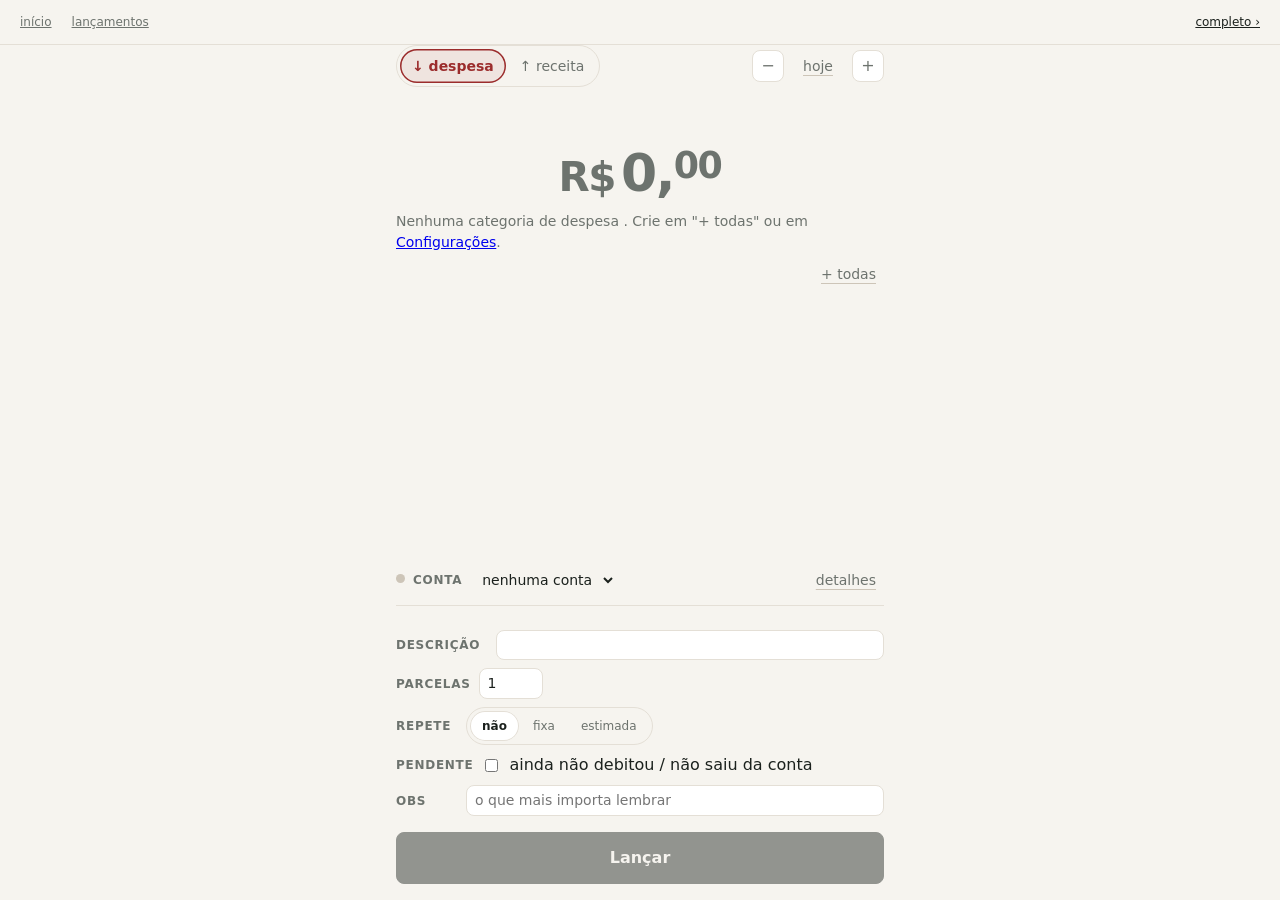
<file: index.html>
<!doctype html>
<html lang="pt-BR">
<head>
<meta charset="utf-8">
<meta name="viewport" content="width=device-width, initial-scale=1, viewport-fit=cover, interactive-widget=resizes-content">
<title>App Finanças</title>
<meta name="description" content="Controle financeiro familiar, local e sincronizado.">
<link rel="manifest" href="manifest.webmanifest">
<link rel="icon" href="icones/icone.svg" type="image/svg+xml">
<link rel="apple-touch-icon" href="icones/apple-touch-icon.png">
<meta name="theme-color" content="#16302b">
<link rel="stylesheet" href="css/base.css">
<link rel="stylesheet" href="css/formulario.css">
<link rel="stylesheet" href="css/captura.css">
</head>
<body class="terreo">

<!-- O caminho para o andar de cima. "completo" leva o que já se digitou para
     o cadastro completo (D30). Alvos do tamanho do dedo (09 §5). -->
<nav class="previa" aria-label="Andar de cima">
  <a href="app.html#/inicio">início</a>
  <a href="app.html#/lancamentos">lançamentos</a>
  <a href="app.html#/inicio" class="completo" id="b-completo">completo ›</a>
</nav>

<!-- O térreo: o app abre aqui, sem senha, e daqui só se lança (D11). -->
<main class="captura" id="formulario"></main>

<script type="module" src="js/captura.js"></script>
</body>
</html>
</file>
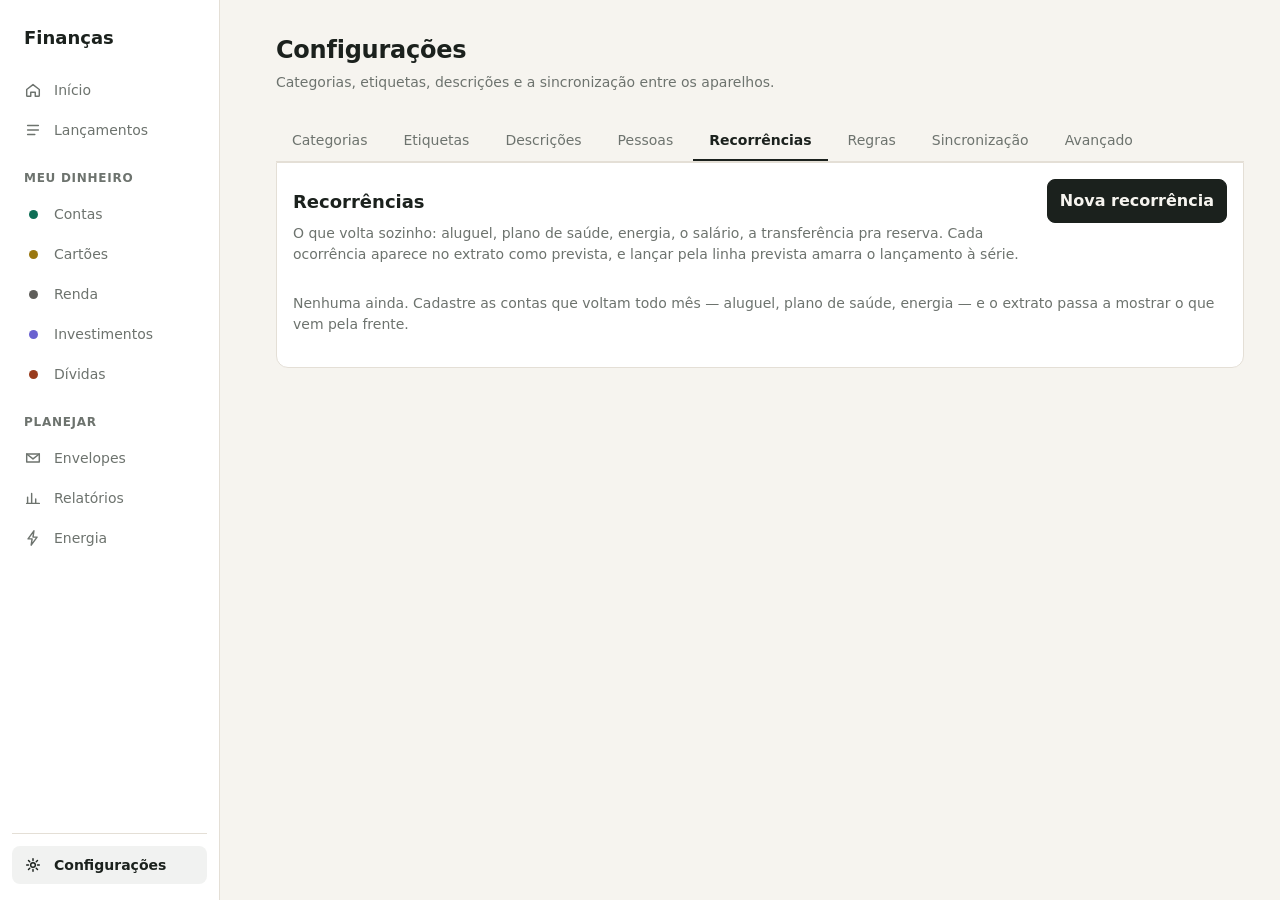
<file: ajustes.html>
<!doctype html>
<html lang="pt-BR">
<head>
<meta charset="utf-8">
<meta http-equiv="refresh" content="0; url=app.html#/planejamento">
<title>App Finanças</title>
<script>location.replace('app.html#/planejamento');</script>
</head>
<body><p>Esta tela mudou de lugar: <a href="app.html#/planejamento">app.html#/planejamento</a>.</p></body>
</html>
</file>
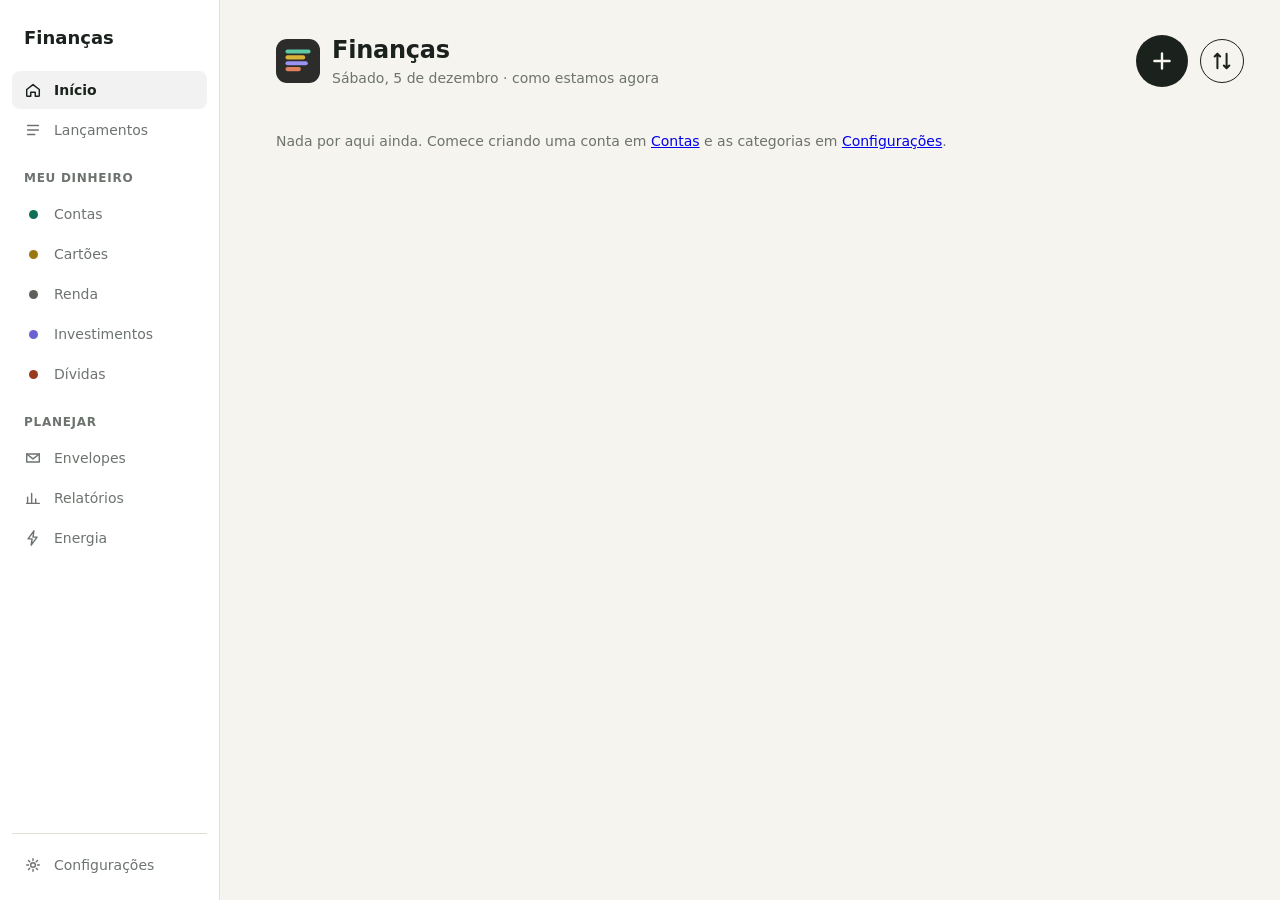
<file: app.html>
<!doctype html>
<html lang="pt-BR" class="aguarda-bloqueio">
<head>
<meta charset="utf-8">
<meta name="viewport" content="width=device-width, initial-scale=1, viewport-fit=cover">
<title>App Finanças</title>
<meta name="description" content="Controle financeiro familiar, local e sincronizado.">
<link rel="manifest" href="manifest.webmanifest">
<link rel="icon" href="icones/icone.svg" type="image/svg+xml">
<link rel="apple-touch-icon" href="icones/apple-touch-icon.png">
<meta name="theme-color" content="#16302b">
<link rel="stylesheet" href="css/base.css">
<link rel="stylesheet" href="css/formulario.css">
<link rel="stylesheet" href="css/dinheiro.css">
<link rel="stylesheet" href="css/bancada.css">
<link rel="stylesheet" href="css/ajustes.css">
</head>
<!-- O andar de cima numa página só (design/08-telas §1): o endereço diz a tela
     (app.html#/contas), e trocar de tela troca só o miolo — js/app/rotas.js. -->
<body class="pagina app" data-pagina="inicio">
<div class="conteudo">

<header class="topo">
  <div class="identidade">
    <!-- Só na página inicial: a logo e o nome do app no lugar do título (06/10/2026). -->
    <div class="marca-app" id="marca-app">
      <img src="icones/icone.svg" width="44" height="44" alt="">
      <div><div class="nome-app">Finanças</div><div class="sub" id="data-marca"></div></div>
    </div>
    <h1 id="titulo-tela">Início</h1>
    <p class="sub" id="sub-tela"></p>
  </div>
</header>

<p class="aviso" id="aviso" hidden></p>

<!-- ── as telas de dinheiro: Início, Lançamentos e as cinco áreas ──────── -->
<div data-grupo="dinheiro">
  <main id="principal"></main>

  <!-- A gestão das contas da área ("Suas contas", "Seus cartões"…). -->
  <div id="gestao" hidden>
    <section class="cartao gestao">
      <h2 id="titulo-gestao"></h2>
      <p class="nota">Toque no nome para renomear. Arquivar tira das telas de lançamento sem apagar o passado.</p>
      <p class="aviso" id="aviso-gestao" hidden></p>
      <ul class="itens" id="lista-contas"></ul>
    </section>
  </div>
</div>

<!-- ── a página de um ativo de investimento ───────────────────────────── -->
<div data-grupo="ativo" hidden>
  <section class="cartao painel" id="painel-ativo" data-area="investimentos">
    <div id="corpo-ativo"></div>
  </section>
</div>

<!-- ── envelopes: de quem é o dinheiro guardado (design/11) ───────────── -->
<div data-grupo="envelopes" hidden>
  <section class="cartao painel" id="painel-envelopes" data-area="envelopes">
    <div class="subabas" role="group" aria-label="Envelope" id="subabas-envelopes"></div>
    <div id="corpo-envelopes"></div>
  </section>
</div>

<!-- ── energia: o sistema fotovoltaico, mês a mês ────────────────────── -->
<div data-grupo="energia" hidden>
  <section class="cartao painel" id="painel-energia" data-area="energia">
    <div id="corpo-energia"></div>
  </section>
</div>

<!-- ── relatórios (design/12) ─────────────────────────────────────────── -->
<div data-grupo="relatorios" hidden>
  <section class="cartao painel" id="painel-relatorios" data-area="relatorios">
    <div class="subabas" role="group" aria-label="Relatório" id="abas-relatorios"></div>
    <div class="periodo" id="periodo-relatorios" hidden></div>
    <div id="corpo-relatorios"></div>
  </section>
</div>

<!-- ── configurações ──────────────────────────────────────────────────── -->
<div data-grupo="configuracoes" hidden>
<div class="abas" role="tablist" aria-label="Seções das configurações" id="abas-config">
  <button type="button" role="tab" id="aba-categorias" data-aba="categorias" aria-controls="painel-categorias" aria-selected="true">
    Categorias <span class="contador" data-contador="categorias"></span>
  </button>
  <button type="button" role="tab" id="aba-etiquetas" data-aba="etiquetas" aria-controls="painel-etiquetas" aria-selected="false" tabindex="-1">
    Etiquetas <span class="contador" data-contador="etiquetas"></span>
  </button>
  <button type="button" role="tab" id="aba-detalhes" data-aba="detalhes" aria-controls="painel-detalhes" aria-selected="false" tabindex="-1">
    Descrições <span class="contador" data-contador="detalhes"></span>
  </button>
  <button type="button" role="tab" id="aba-pessoas" data-aba="pessoas" aria-controls="painel-pessoas" aria-selected="false" tabindex="-1">
    Pessoas <span class="contador" data-contador="pessoas"></span>
  </button>
  <button type="button" role="tab" id="aba-recorrencias" data-aba="recorrencias" aria-controls="painel-recorrencias" aria-selected="false" tabindex="-1">
    Recorrências
  </button>
  <button type="button" role="tab" id="aba-regras" data-aba="regras" aria-controls="painel-regras" aria-selected="false" tabindex="-1">
    Regras <span class="contador" id="contador-regras"></span>
  </button>
  <button type="button" role="tab" id="aba-sincronizacao" data-aba="sincronizacao" aria-controls="painel-sincronizacao" aria-selected="false" tabindex="-1">
    Sincronização
  </button>
  <button type="button" role="tab" id="aba-avancado" data-aba="avancado" aria-controls="painel-avancado" aria-selected="false" tabindex="-1">
    Avançado
  </button>
</div>

<main>
<!-- ── categorias ─────────────────────────────────────────────────────── -->
<section class="cartao painel" role="tabpanel" id="painel-categorias"
         aria-labelledby="aba-categorias" data-painel="categorias">

  <p class="titulo-bloco">nova categoria</p>

  <form class="formulario" id="f-categoria">
    <div class="campo largo">
      <label for="categoria-nome">Nome</label>
      <input type="text" id="categoria-nome" name="nome" autocomplete="off"
             placeholder="Supermercado">
    </div>
    <div class="campo">
      <span class="rotulo">Natureza</span>
      <div class="pilulas" role="group" aria-label="Natureza da categoria">
        <button type="button" data-natureza="despesa" aria-pressed="true">despesa</button>
        <button type="button" data-natureza="receita" aria-pressed="false">receita</button>
      </div>
      <input type="hidden" name="natureza" value="despesa">
    </div>
    <div class="campo largo">
      <span class="rotulo">Aparece em</span>
      <div class="chips-area" id="areas-nova" role="group" aria-label="Onde a categoria aparece">
        <button type="button" data-area-nova="caixa" data-area="caixa" aria-pressed="true"><span class="ponto-area" aria-hidden="true"></span>em caixa</button>
        <button type="button" data-area-nova="cartoes" data-area="cartoes" aria-pressed="true"><span class="ponto-area" aria-hidden="true"></span>cartões</button>
        <button type="button" data-area-nova="folha" data-area="folha" aria-pressed="false"><span class="ponto-area" aria-hidden="true"></span>folha</button>
      </div>
      <label class="obrigatoria-nova" id="obrigatoria-nova" hidden>
        <input type="checkbox" name="obrigatoria"> obrigatória — IR, previdência: fica fora de "gasto"
      </label>
    </div>
    <div class="campo acao">
      <button type="submit" class="principal">Criar categoria</button>
    </div>

    <p class="dica">
      A categoria responde <em>o que é</em>. <em>De quem é</em> — carro, casa, cachorro — é
      etiqueta, porque atravessa categorias. E loja é descrição, não categoria.
      <strong>Aparece em</strong> decide em que lançamentos ela é oferecida: salário base e
      IR só na folha, supermercado só no dia a dia, saúde nos três.
    </p>
  </form>

  <ul class="itens" id="lista-categorias"></ul>
  <p class="proximo" id="proximo-categorias" hidden></p>
</section>

<!-- ── etiquetas ──────────────────────────────────────────────────────── -->
<section class="cartao painel" role="tabpanel" id="painel-etiquetas"
         aria-labelledby="aba-etiquetas" data-painel="etiquetas" hidden>

  <p class="titulo-bloco">nova etiqueta</p>

  <form class="formulario" id="f-etiqueta">
    <div class="campo largo">
      <label for="etiqueta-nome">Nome</label>
      <input type="text" id="etiqueta-nome" name="nome" autocomplete="off" placeholder="carro">
    </div>
    <div class="campo acao">
      <button type="submit" class="principal">Criar etiqueta</button>
    </div>

    <p class="dica">
      O objeto permanente da vida de vocês, que aparece em várias categorias. A pergunta que
      resolve a dúvida: <em>isso pode acontecer em mais de uma categoria?</em> Se sim, é
      etiqueta. Aplicam-se corrigindo um lançamento no extrato.
    </p>
  </form>

  <ul class="itens simples" id="lista-etiquetas"></ul>
</section>

<!-- ── detalhes ───────────────────────────────────────────────────────── -->
<section class="cartao painel" role="tabpanel" id="painel-detalhes"
         aria-labelledby="aba-detalhes" data-painel="detalhes" hidden>

  <p class="titulo-bloco">nova descrição</p>

  <form class="formulario" id="f-detalhe">
    <div class="campo largo">
      <label for="detalhe-nome">Nome</label>
      <input type="text" id="detalhe-nome" name="nome" autocomplete="off" placeholder="Mercado da esquina">
    </div>
    <div class="campo acao">
      <button type="submit" class="principal">Criar descrição</button>
    </div>

    <p class="dica">
      O que distingue um lançamento dos outros da mesma categoria: em supermercado é o
      mercado, em manutenção é o serviço. Normalmente nascem na própria captura; aqui é onde
      se renomeiam, se arquivam e se fundem os repetidos.
    </p>
  </form>

  <ul class="itens" id="lista-detalhes"></ul>
</section>


<!-- ── pessoas ────────────────────────────────────────────────────────── -->
<section class="cartao painel" role="tabpanel" id="painel-pessoas" aria-labelledby="aba-pessoas" data-painel="pessoas" hidden>
  <p class="nota">
    Quem aparece como dono de uma conta ou como quem comprou no cartão de outra pessoa. Duas
    com o mesmo nome (com e sem acento, por exemplo) se juntam em "fundir": as contas e as compras
    marcadas vão para a que fica, e dá para desfazer.
  </p>
  <ul class="itens" id="lista-pessoas"></ul>
</section>

<!-- ── regras (design/13 §2) ──────────────────────────────────────────── -->
<section class="cartao painel" role="tabpanel" id="painel-regras" aria-labelledby="aba-regras" data-painel="regras" hidden>
  <p class="nota">
    O texto que o banco escreve, limpo (sem números e sem "compra", "cartão", "pix"…), e o que ele
    vira. As regras nascem sozinhas — da categoria que você escolhe ao importar um extrato, ou ao
    corrigir um lançamento importado. Regra errada se apaga aqui.
  </p>
  <ul class="itens" id="lista-regras"></ul>
</section>

<!-- ── sincronização ──────────────────────────────────────────────────── -->
<div class="painel-config" role="tabpanel" id="painel-sincronizacao" aria-labelledby="aba-sincronizacao" data-painel="sincronizacao" hidden>
<!-- Pareado: o estado, o botão e a saída. -->
<section class="cartao" id="painel-pareado" hidden>
  <h2>Sincronização</h2>

  <dl class="estado-sincronia" id="estado-sincronia"></dl>
  <p class="nota" id="orfaos-sincronia" hidden></p>

  <div class="botoes">
    <button type="button" class="principal" id="b-sincronizar">Sincronizar agora</button>
    <span class="miudo" id="progresso"></span>
  </div>

  <p class="zona-perigo" id="zona-esquecer"></p>
</section>

<!-- Não pareado: o pareamento, que é de uma vez por aparelho. -->
<section class="cartao" id="painel-parear">
  <h2>Parear este aparelho</h2>

  <p class="nota">
    Os lançamentos vão para um repositório <strong>privado</strong> seu no GitHub, e sobem
    <strong>cifrados</strong>: mesmo que alguém alcance o repositório, não há o que ler lá.
    Isto é de uma vez só por aparelho.
  </p>

  <form class="formulario" id="f-parear">
    <div class="campo largo">
      <label for="p-repo">Repositório dos dados</label>
      <input type="text" id="p-repo" name="repo" autocomplete="off" spellcheck="false"
             placeholder="usuario/financas-dados">
      <small class="pista">O privado, no formato <code>dono/nome</code> — é o que vem depois
        de <code>github.com/</code> na barra de endereços dele.</small>
    </div>

    <div class="campo largo">
      <label for="p-token">Token</label>
      <input type="password" id="p-token" name="token" autocomplete="off" spellcheck="false"
             placeholder="github_pat_…">
      <small class="pista">Fica só neste aparelho. Nunca entra num lançamento, nunca sobe.</small>
    </div>

    <div class="campo largo">
      <label for="p-frase">Frase secreta da família</label>
      <input type="password" id="p-frase" name="frase" autocomplete="off" spellcheck="false"
             placeholder="a mesma em todos os aparelhos">
      <small class="pista">Cifra os lançamentos antes de subirem. No primeiro aparelho, pelo menos
        12 caracteres: três ou quatro palavras que só vocês conhecem. Guarde-a: perdida, a cópia
        do GitHub vira ilegível.</small>
    </div>

    <div class="campo">
      <label for="p-aparelho">Nome deste aparelho</label>
      <input type="text" id="p-aparelho" name="aparelho" autocomplete="off"
             placeholder="PC, Celular…">
      <small class="pista">Vira o nome do arquivo dele lá dentro.</small>
    </div>

    <div class="campo acao">
      <button type="submit" class="principal">Parear</button>
    </div>
  </form>

  <details class="instrucoes">
    <summary>Como criar o token</summary>
    <ol>
      <li>
        Em <a href="https://github.com/settings/personal-access-tokens/new" target="_blank"
        rel="noopener">github.com/settings/personal-access-tokens/new</a>, crie um token
        <strong>fine-grained</strong>.
      </li>
      <li><strong>Repository access:</strong> <em>Only select repositories</em> → o repositório dos dados, e só ele.</li>
      <li><strong>Permissions → Repository permissions → Contents:</strong> <em>Read and write</em>.</li>
      <li><strong>Expiration:</strong> um ano. Token eterno é token esquecido.</li>
      <li>Copie o token e cole aqui. Ele fica só neste aparelho — nunca entra num lançamento, nunca sobe pro repositório.</li>
    </ol>
  </details>

  <details class="instrucoes">
    <summary>Sobre a frase secreta</summary>
    <p>
      É ela que cifra os seus lançamentos antes de subirem. Precisa ser <strong>a mesma nos
      dois aparelhos</strong> — o app confere, e recusa a errada antes de tocar em qualquer dado.
    </p>
    <p>
      <strong>Se você perdê-la, a cópia do GitHub vira ilegível</strong>, e nem eu nem o GitHub
      podem recuperar — é exatamente a propriedade que se quis comprar. O histórico continua
      inteiro dentro de cada aparelho. Guarde-a no gerenciador de senhas, ou no papel que você
      guarda bem.
    </p>
    <p>Frase, não PIN: quatro dígitos viram chave fraca.</p>
  </details>
</section>
</div>

<!-- ── avançado ───────────────────────────────────────────────────────── -->
<!-- ── recorrências (design/03 §4) ───────────────────────────────────── -->
<section class="cartao painel" role="tabpanel" id="painel-recorrencias" aria-labelledby="aba-recorrencias" data-painel="recorrencias" hidden>
  <div class="cabeca-secao">
    <h2>Recorrências</h2>
    <button type="button" class="principal" id="b-nova-recorrencia">Nova recorrência</button>
  </div>
  <p class="nota">
    O que volta sozinho: aluguel, plano de saúde, energia, o salário, a transferência pra
    reserva. Cada ocorrência aparece no extrato como prevista, e lançar pela linha prevista
    amarra o lançamento à série.
  </p>
  <ul class="itens" id="lista-recorrencias"></ul>
</section>

<section class="cartao painel" role="tabpanel" id="painel-avancado" aria-labelledby="aba-avancado" data-painel="avancado" hidden>
  <p class="titulo-bloco">este aparelho</p>
  <div class="campo">
    <label for="ap-pessoa">Este aparelho é de</label>
    <select id="ap-pessoa" name="aparelho-de"></select>
  </div>
  <p class="nota">
    Com o dono do aparelho, a compra que ele faz no cartão de outra pessoa é marcada como dele
    (para o "a repassar"). Fica só neste aparelho.
  </p>

  <p class="titulo-bloco">proteção do aparelho</p>
  <p class="nota" id="pin-estado"></p>
  <div class="acoes-pin">
    <button type="button" id="pin-definir">Criar PIN</button>
    <button type="button" id="pin-trocar" hidden>Trocar PIN</button>
    <button type="button" id="pin-remover" hidden>Tirar PIN</button>
  </div>
  <div class="campo" id="pin-campo-tempo" hidden>
    <label for="pin-minutos">Pedir o PIN de novo depois de</label>
    <select id="pin-minutos" name="minutos">
      <option value="1">1 minuto fora do app</option>
      <option value="3">3 minutos fora do app</option>
      <option value="5">5 minutos fora do app</option>
      <option value="15">15 minutos fora do app</option>
    </select>
  </div>
  <label class="linha-check" id="pin-campo-bio" hidden><input type="checkbox" id="pin-bio"> <span>Entrar com a biometria do aparelho (o PIN continua valendo)</span></label>
  <p class="nota">
    O PIN é uma tranca de porta, não um cofre: ele barra quem pega o celular destravado e abre o app. Quem sabe mexer nas
    ferramentas do navegador ainda chega aos dados — a defesa de verdade é o bloqueio de tela do próprio celular. Cada
    aparelho tem o seu PIN; ele não sincroniza.
  </p>

<p class="titulo-bloco">cópia de segurança</p>
<p class="nota">
  Um arquivo com todos os seus registros, cifrado com uma frase que você escolhe. Guarde fora do GitHub
  (o computador, um pen drive). Para restaurar em outro endereço ou aparelho vazio, precisa do arquivo
  <strong>e da frase</strong>: sem ela, ninguém abre, nem eu.
</p>
<p class="nota" id="cp-ultima"></p>
<div class="campo acao">
  <button type="button" id="cp-guardar">Guardar cópia agora</button>
  <button type="button" id="cp-restaurar">Restaurar de um arquivo…</button>
  <input type="file" id="cp-arquivo" accept=".fin,application/json" hidden>
</div>

</section>
</main>
</div>

</div>

<dialog id="dialogo-copia" class="dialogo-ciclo" aria-labelledby="titulo-copia">
  <form class="formulario" id="f-copia" method="dialog">
    <p class="titulo-bloco" id="titulo-copia">Cópia de segurança</p>
    <p class="nota" id="cp-texto"></p>
    <div class="campo largo">
      <label for="cp-frase">Frase de segurança</label>
      <input type="password" id="cp-frase" autocomplete="off" spellcheck="false">
    </div>
    <div class="campo largo" id="cp-campo-confirma">
      <label for="cp-confirma">Repita a frase</label>
      <input type="password" id="cp-confirma" autocomplete="off" spellcheck="false">
    </div>
    <div id="cp-previa" hidden></div>
    <p class="aviso erro" id="cp-aviso" hidden></p>
    <div class="campo acao">
      <button type="submit" class="principal" id="cp-ok" value="ok">Continuar</button>
    </div>
    <div class="campo acao">
      <button type="submit" value="cancelar" formnovalidate>Cancelar</button>
    </div>
  </form>
</dialog>

<dialog id="dialogo-energia" class="dialogo-ciclo" data-area="energia" aria-labelledby="titulo-energia">
  <form class="formulario" id="f-energia" method="dialog">
    <p class="titulo-bloco" id="titulo-energia">Novo registro do mês</p>
    <div class="campo largo">
      <span class="rotulo" id="en-mes-rotulo">Mês da fatura</span>
      <div class="seletor-mes" id="en-mes">
        <input type="hidden" name="mes">
        <button type="button" class="seletor-mes-botao" aria-labelledby="en-mes-rotulo"></button>
        <div class="seletor-mes-painel" hidden></div>
      </div>
      <p class="nota" id="en-existe" hidden>Este mês já tem registro: ao salvar, ele é substituído.</p>
    </div>
    <p class="titulo-bloco">leituras do medidor · número do mostrador</p>
    <div class="campo">
      <label for="en-leitura-consumo">Leitura atual · consumo</label>
      <input type="text" id="en-leitura-consumo" name="leituraConsumo" inputmode="decimal" autocomplete="off" placeholder="14870">
    </div>
    <div class="campo" id="en-campo-ant-consumo" hidden>
      <label for="en-ant-consumo">Leitura anterior · consumo</label>
      <input type="text" id="en-ant-consumo" name="antConsumo" inputmode="decimal" autocomplete="off" placeholder="13945">
    </div>
    <div class="campo">
      <label for="en-leitura-injetada">Leitura atual · injeção</label>
      <input type="text" id="en-leitura-injetada" name="leituraInjetada" inputmode="decimal" autocomplete="off" placeholder="3210">
    </div>
    <div class="campo" id="en-campo-ant-injetada" hidden>
      <label for="en-ant-injetada">Leitura anterior · injeção</label>
      <input type="text" id="en-ant-injetada" name="antInjetada" inputmode="decimal" autocomplete="off" placeholder="2981">
    </div>
    <p class="nota-rel" id="en-leituras-nota" hidden></p>
    <div class="campo">
      <label for="en-minimo">Custo de disponibilidade (kWh) <span class="opcional">· mínimo cobrado</span></label>
      <input type="text" id="en-minimo" name="minimo" inputmode="decimal" autocomplete="off" placeholder="30">
    </div>
    <p class="titulo-bloco">kWh do mês · saem das leituras (ou digite)</p>
    <div class="campo">
      <label for="en-consumo">Consumo da concessionária</label>
      <input type="text" id="en-consumo" name="consumo" inputmode="decimal" autocomplete="off" placeholder="925">
    </div>
    <div class="campo">
      <label for="en-injetado">Injetado na rede</label>
      <input type="text" id="en-injetado" name="injetado" inputmode="decimal" autocomplete="off" placeholder="229">
    </div>
    <div class="campo">
      <label for="en-producao">Produzido pelo sistema (inversor)</label>
      <input type="text" id="en-producao" name="producao" inputmode="decimal" autocomplete="off" placeholder="600">
    </div>
    <div class="campo largo">
      <label for="en-saldo">Saldo de créditos no fim do mês <span class="opcional">· opcional</span></label>
      <input type="text" id="en-saldo" name="saldo" inputmode="decimal" autocomplete="off" placeholder="0">
      <p class="nota" id="en-sugestao" hidden></p>
    </div>
    <p class="titulo-bloco">itens da fatura · "preço unit. com tributos"</p>
    <div class="campo">
      <label for="en-te">Consumo TE (R$/kWh)</label>
      <input type="text" id="en-te" name="te" inputmode="decimal" autocomplete="off" placeholder="0,338941">
    </div>
    <div class="campo">
      <label for="en-tusd">Consumo TUSD (R$/kWh)</label>
      <input type="text" id="en-tusd" name="tusd" inputmode="decimal" autocomplete="off" placeholder="0,527568">
    </div>
    <div class="campo">
      <label for="en-bandeira">Bandeira (R$/kWh) <span class="opcional">· opcional</span></label>
      <input type="text" id="en-bandeira" name="bandeira" inputmode="decimal" autocomplete="off" placeholder="0,019943">
    </div>
    <div class="campo">
      <label for="en-tusdinj">Energia injetada · TUSD (R$/kWh)</label>
      <input type="text" id="en-tusdinj" name="tusdInj" inputmode="decimal" autocomplete="off" placeholder="0,450030">
    </div>
    <div class="campo">
      <label for="en-ilum">Iluminação pública (R$) <span class="opcional">· opcional</span></label>
      <input type="text" id="en-ilum" name="ilum" inputmode="decimal" autocomplete="off" placeholder="0,00">
    </div>
    <div class="campo">
      <label for="en-conta">Conta paga (R$) <span class="opcional">· opcional</span></label>
      <input type="text" id="en-conta" name="conta" inputmode="decimal" autocomplete="off" placeholder="o valor da fatura">
    </div>
    <div class="campo" id="en-campo-vencimento" hidden>
      <label for="en-vencimento">Vencimento da fatura</label>
      <input type="date" id="en-vencimento" name="vencimento">
    </div>
    <p class="nota" id="en-lanca" hidden></p>
    <p class="previa-energia" id="en-previa" hidden></p>
    <p class="aviso erro" id="en-aviso" hidden></p>
    <div class="campo acao">
      <button type="submit" class="principal" value="salvar">Salvar</button>
    </div>
    <div class="campo acao">
      <button type="submit" value="cancelar" formnovalidate>Cancelar</button>
    </div>
    <p class="zona-perigo fim-contrato">
      <button type="button" class="elo perigo" id="en-apagar" hidden>apagar este mês</button>
    </p>
  </form>
</dialog>

<dialog id="dialogo-energia-vinculo" class="dialogo-ciclo" data-area="energia" aria-labelledby="titulo-energia-vinculo">
  <form class="formulario" id="f-energia-vinculo" method="dialog">
    <p class="titulo-bloco" id="titulo-energia-vinculo">Vínculo com envelope e com a conta</p>
    <p class="nota">
      A economia de cada mês vira um <strong>compromisso</strong> do envelope, cobrado alguns meses depois (quando você paga a conta
      daquele período). Nada vira transferência: depositar é decisão sua. O rendimento do envelope não abate o compromisso.
    </p>
    <div class="campo largo">
      <label for="env-envelope">Envelope que cobra a economia</label>
      <select id="env-envelope" name="envelope"></select>
    </div>
    <div class="campo largo" id="env-campo-desde">
      <span class="rotulo" id="env-desde-rotulo">Começa a cobrar a partir da economia de</span>
      <div class="seletor-mes" id="env-desde">
        <input type="hidden" name="desde">
        <button type="button" class="seletor-mes-botao" aria-labelledby="env-desde-rotulo"></button>
        <div class="seletor-mes-painel" hidden></div>
      </div>
    </div>
    <div class="campo estreito" id="env-campo-meses">
      <label for="env-meses">Cobra quantos meses depois</label>
      <input type="number" id="env-meses" name="meses" min="0" max="12" value="2">
    </div>
    <div class="campo largo">
      <label for="env-conta">Gerar a despesa da fatura em</label>
      <select id="env-conta" name="conta"></select>
    </div>
    <p class="nota">A despesa entra agendada na data do vencimento, na categoria Energia elétrica; você confirma quando pagar.</p>
    <p class="aviso erro" id="env-aviso" hidden></p>
    <div class="campo acao">
      <button type="submit" class="principal" value="salvar">Salvar</button>
    </div>
    <div class="campo acao">
      <button type="submit" value="cancelar" formnovalidate>Cancelar</button>
    </div>
  </form>
</dialog>

<dialog id="dialogo-recorrencia" class="dialogo-ciclo" aria-labelledby="titulo-recorrencia">
  <form class="formulario" id="f-recorrencia">
    <p class="titulo-bloco" id="titulo-recorrencia">Nova recorrência</p>

    <div class="campo largo">
      <span class="rotulo">Tipo</span>
      <div class="pilulas" role="group" aria-label="Tipo da recorrência">
        <button type="button" data-tipo-rec="despesa" data-tipo="despesa" aria-pressed="true">↓ despesa</button>
        <button type="button" data-tipo-rec="receita" data-tipo="receita" aria-pressed="false">↑ receita</button>
        <button type="button" data-tipo-rec="transferencia" data-tipo="transferencia" aria-pressed="false">→ transferência</button>
      </div>
    </div>
    <div class="campo largo">
      <label for="rec-nome">Nome</label>
      <input type="text" id="rec-nome" name="nome" autocomplete="off" placeholder="o da categoria, se ficar vazio">
    </div>
    <div class="campo">
      <label for="rec-conta">Conta</label>
      <select id="rec-conta" name="conta"></select>
    </div>
    <div class="campo" id="campo-destino" hidden>
      <label for="rec-destino">Para</label>
      <select id="rec-destino" name="destino"></select>
    </div>
    <div class="campo" id="campo-categoria">
      <label for="rec-categoria">Categoria</label>
      <select id="rec-categoria" name="categoria"></select>
    </div>
    <div class="campo">
      <label for="rec-tipo-valor">Valor</label>
      <select id="rec-tipo-valor" name="tipoValor">
        <option value="fixa">fixo</option>
        <option value="variavel">estimado</option>
      </select>
    </div>
    <div class="campo">
      <label for="rec-valor" id="rotulo-valor-rec">Valor</label>
      <input type="text" id="rec-valor" name="valor" inputmode="decimal" autocomplete="off" placeholder="0,00">
    </div>
    <div class="campo">
      <label for="rec-periodicidade">Repete</label>
      <select id="rec-periodicidade" name="periodicidade">
        <option value="mensal">todo mês</option>
        <option value="anual">todo ano</option>
      </select>
    </div>
    <div class="campo estreito" id="campo-dia">
      <label for="rec-dia">Dia</label>
      <input type="number" id="rec-dia" name="dia" min="1" max="31">
    </div>
    <div class="campo">
      <label for="rec-inicio">Começa em</label>
      <input type="date" id="rec-inicio" name="inicio">
    </div>
    <div class="campo">
      <label for="rec-fim">Termina em</label>
      <input type="date" id="rec-fim" name="fim">
    </div>
    <label class="cai-sozinha">
      <input type="checkbox" name="caiSozinha"> <span><strong>cai sozinha</strong> — débito automático: no dia vira lançamento, sem precisar do ✓</span>
    </label>
    <p class="dica" id="dica-valor-rec"></p>
    <p class="aviso erro" id="aviso-recorrencia" hidden></p>
    <div class="campo acao">
      <button type="submit" class="principal">Salvar</button>
    </div>
    <div class="campo acao">
      <button type="button" id="b-cancelar-recorrencia">Cancelar</button>
    </div>
  </form>
</dialog>

<!-- Reajuste de uma recorrência fixa: um valor novo a partir de uma data
     (design/10 §7). Os meses antes dela continuam como eram. -->
<dialog id="dialogo-reajuste" class="dialogo-ciclo" aria-labelledby="titulo-reajuste">
  <form class="formulario" id="f-reajuste">
    <p class="titulo-bloco" id="titulo-reajuste">reajuste</p>
    <div class="campo">
      <label for="reaj-valor">Valor novo</label>
      <input type="text" id="reaj-valor" name="valor" inputmode="decimal" autocomplete="off">
    </div>
    <div class="campo">
      <label for="reaj-desde">A partir de</label>
      <input type="date" id="reaj-desde" name="desde">
    </div>
    <ul class="historico-valores" id="historico-reajuste"></ul>
    <p class="aviso erro" id="aviso-reajuste" hidden></p>
    <div class="campo acao">
      <button type="submit" class="principal">Reajustar</button>
    </div>
    <div class="campo acao">
      <button type="button" id="b-cancelar-reajuste">Cancelar</button>
    </div>
  </form>
</dialog>

<script type="module">
  // A moldura primeiro (menu, sincronização), depois cada tela, e por último
  // as rotas — que dizem a todas qual está à vista.
  import { montarPagina } from './js/app/pagina.js';
  import { iniciarRotas } from './js/app/rotas.js';
  import { iniciarBloqueio } from './js/app/bloqueio.js';
  // O PIN primeiro: o app abre travado, sem piscar o conteúdo, ou já liberado se este aparelho não tem PIN.
  await iniciarBloqueio();
  await montarPagina();
  await import('./js/dinheiro.js');
  await import('./js/envelopes.js');
  await import('./js/relatorios.js');
  await import('./js/energia.js');
  await import('./js/regras.js');
  await import('./js/gestao.js');
  await import('./js/recorrencias.js');
  await import('./js/ajustes.js');
  await import('./js/app/pin-ajustes.js');
  iniciarRotas();
</script>
</body>
</html>
</file>
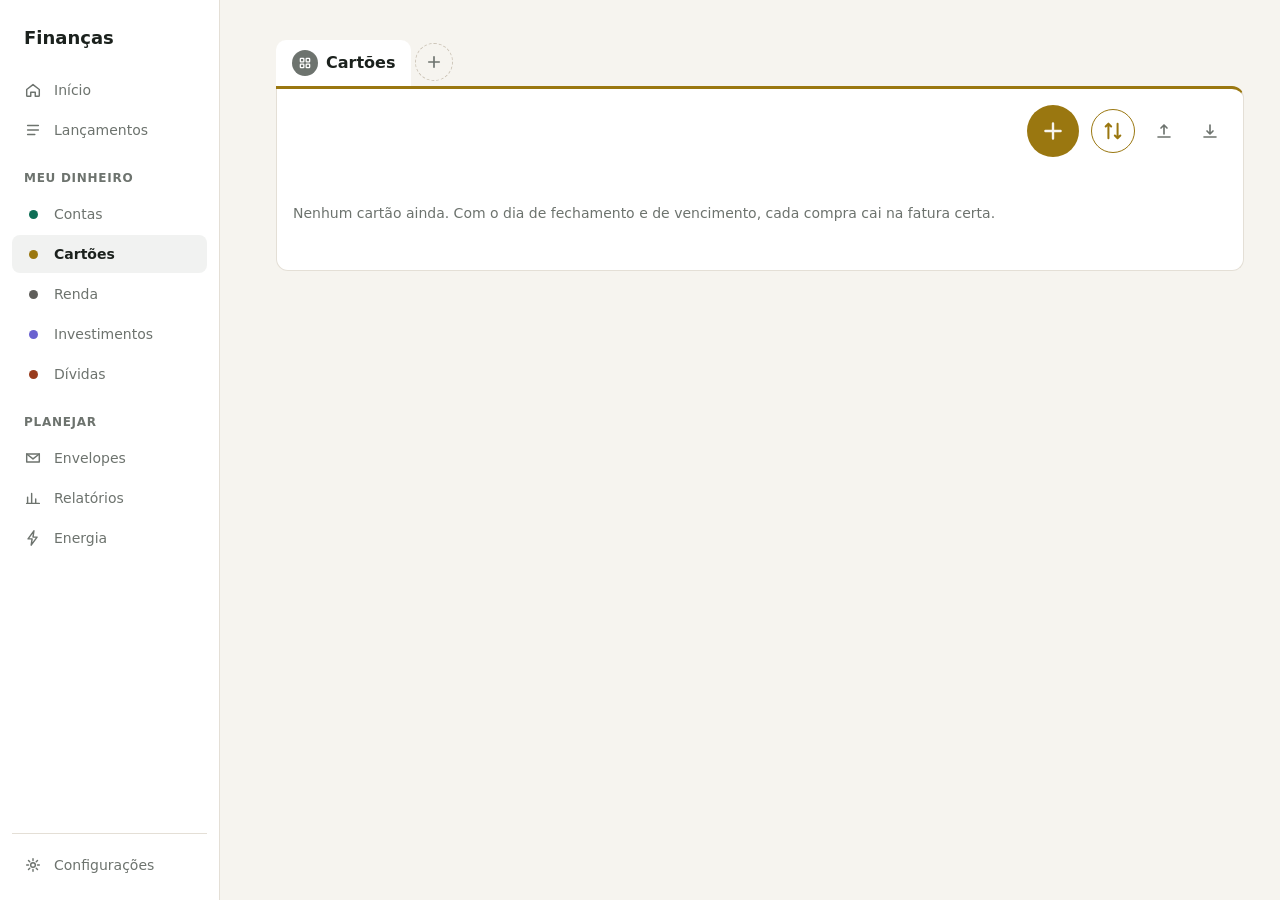
<file: cartoes.html>
<!doctype html>
<html lang="pt-BR">
<head>
<meta charset="utf-8">
<meta http-equiv="refresh" content="0; url=app.html#/cartoes">
<title>App Finanças</title>
<script>location.replace('app.html#/cartoes');</script>
</head>
<body><p>Esta tela mudou de lugar: <a href="app.html#/cartoes">app.html#/cartoes</a>.</p></body>
</html>
</file>
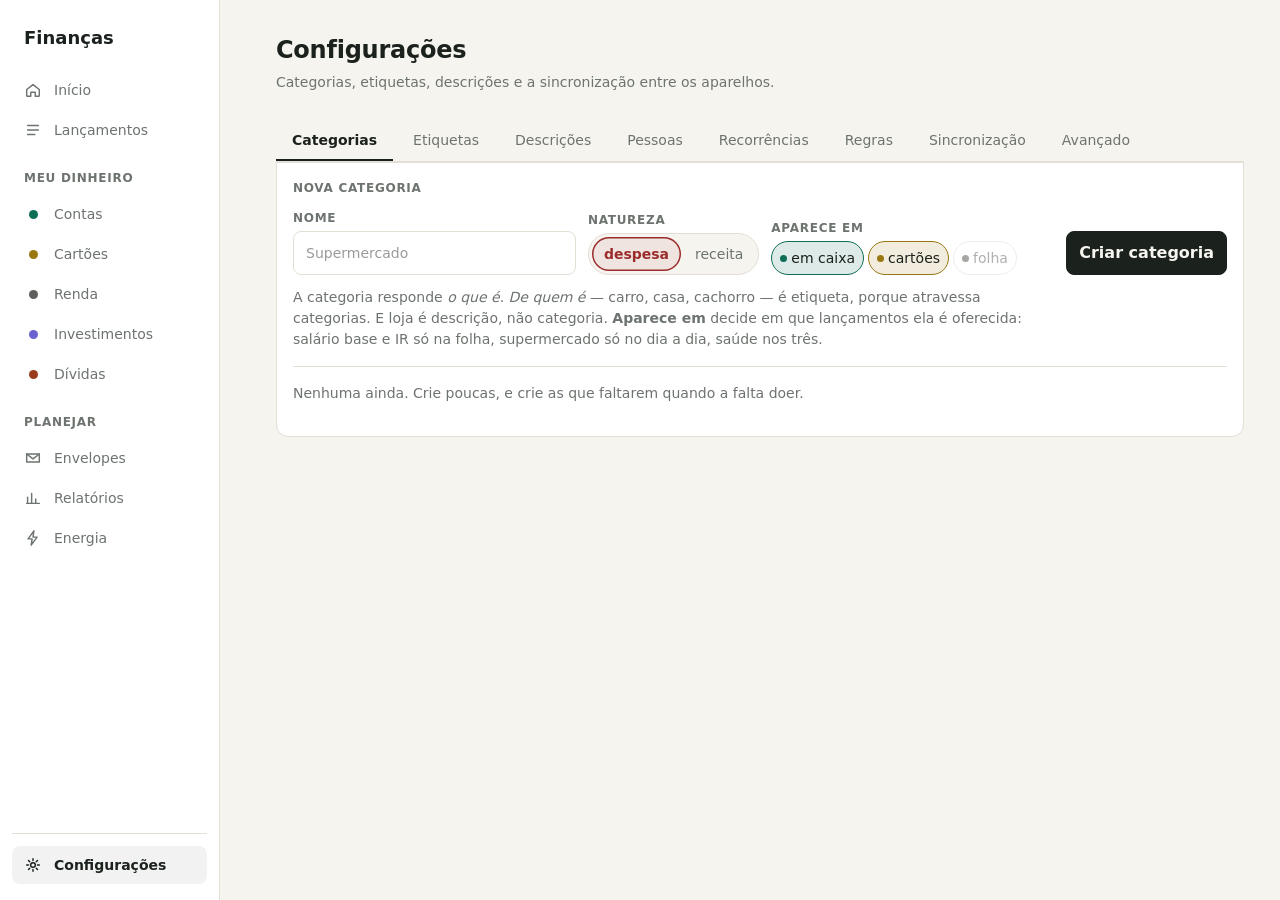
<file: configuracoes.html>
<!doctype html>
<html lang="pt-BR">
<head>
<meta charset="utf-8">
<meta http-equiv="refresh" content="0; url=app.html#/configuracoes">
<title>App Finanças</title>
<script>location.replace('app.html#/configuracoes');</script>
</head>
<body><p>Esta tela mudou de lugar: <a href="app.html#/configuracoes">app.html#/configuracoes</a>.</p></body>
</html>
</file>
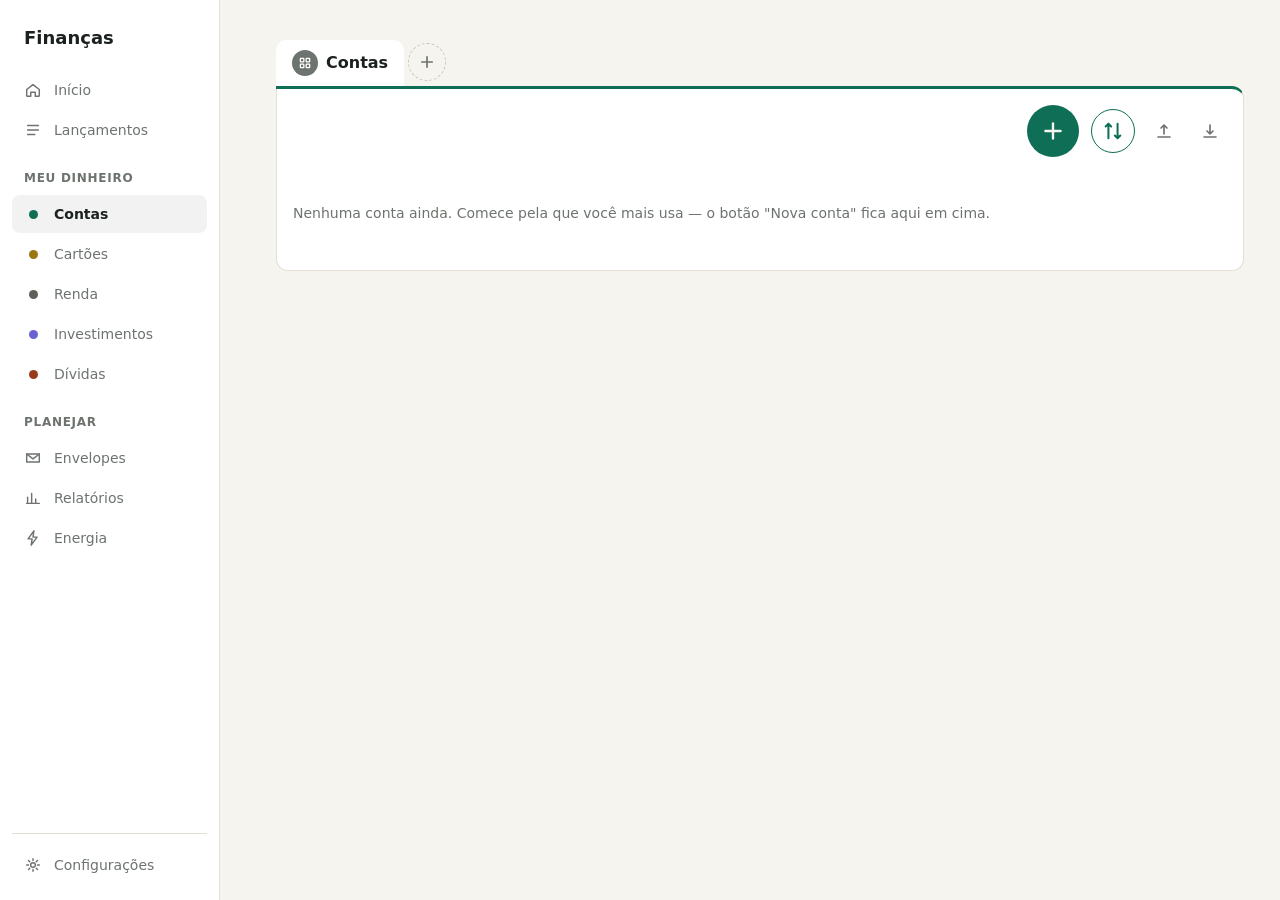
<file: contas.html>
<!doctype html>
<html lang="pt-BR">
<head>
<meta charset="utf-8">
<meta http-equiv="refresh" content="0; url=app.html#/contas">
<title>App Finanças</title>
<script>location.replace('app.html#/contas');</script>
</head>
<body><p>Esta tela mudou de lugar: <a href="app.html#/contas">app.html#/contas</a>.</p></body>
</html>
</file>
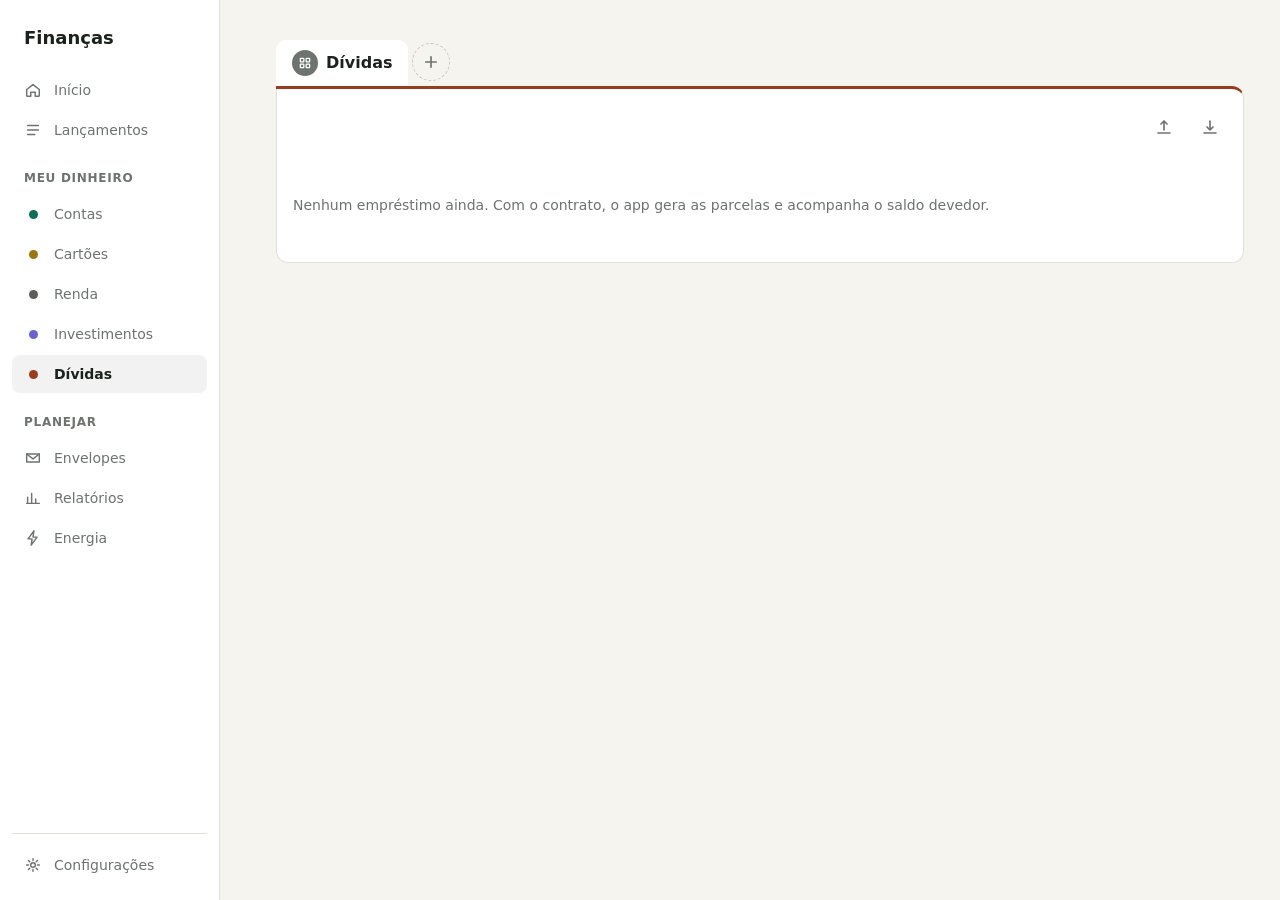
<file: dividas.html>
<!doctype html>
<html lang="pt-BR">
<head>
<meta charset="utf-8">
<meta http-equiv="refresh" content="0; url=app.html#/dividas">
<title>App Finanças</title>
<script>location.replace('app.html#/dividas');</script>
</head>
<body><p>Esta tela mudou de lugar: <a href="app.html#/dividas">app.html#/dividas</a>.</p></body>
</html>
</file>
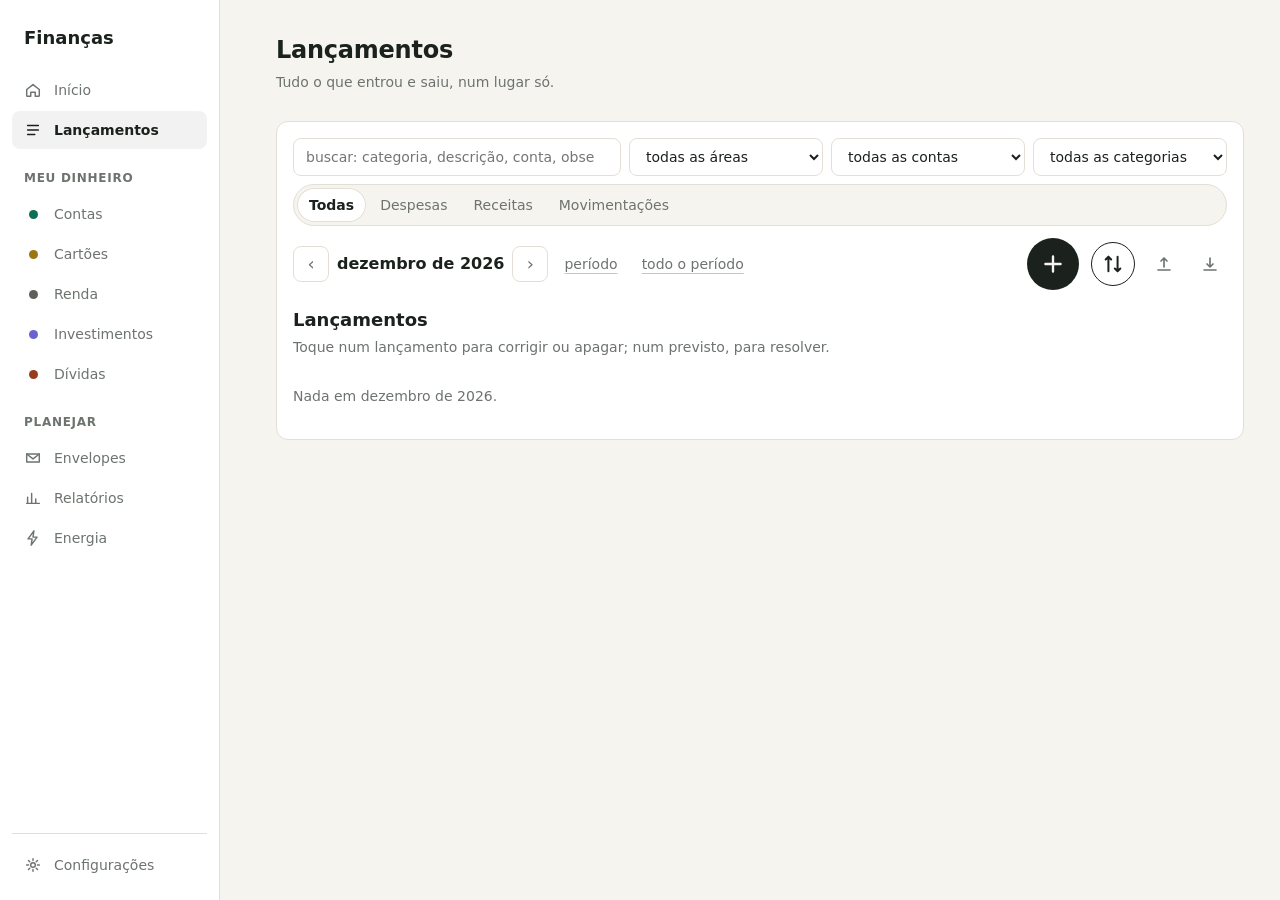
<file: extrato.html>
<!doctype html>
<html lang="pt-BR">
<head>
<meta charset="utf-8">
<meta http-equiv="refresh" content="0; url=app.html#/lancamentos">
<title>App Finanças</title>
<script>location.replace('app.html#/lancamentos');</script>
</head>
<body><p>Esta tela mudou de lugar: <a href="app.html#/lancamentos">app.html#/lancamentos</a>.</p></body>
</html>
</file>
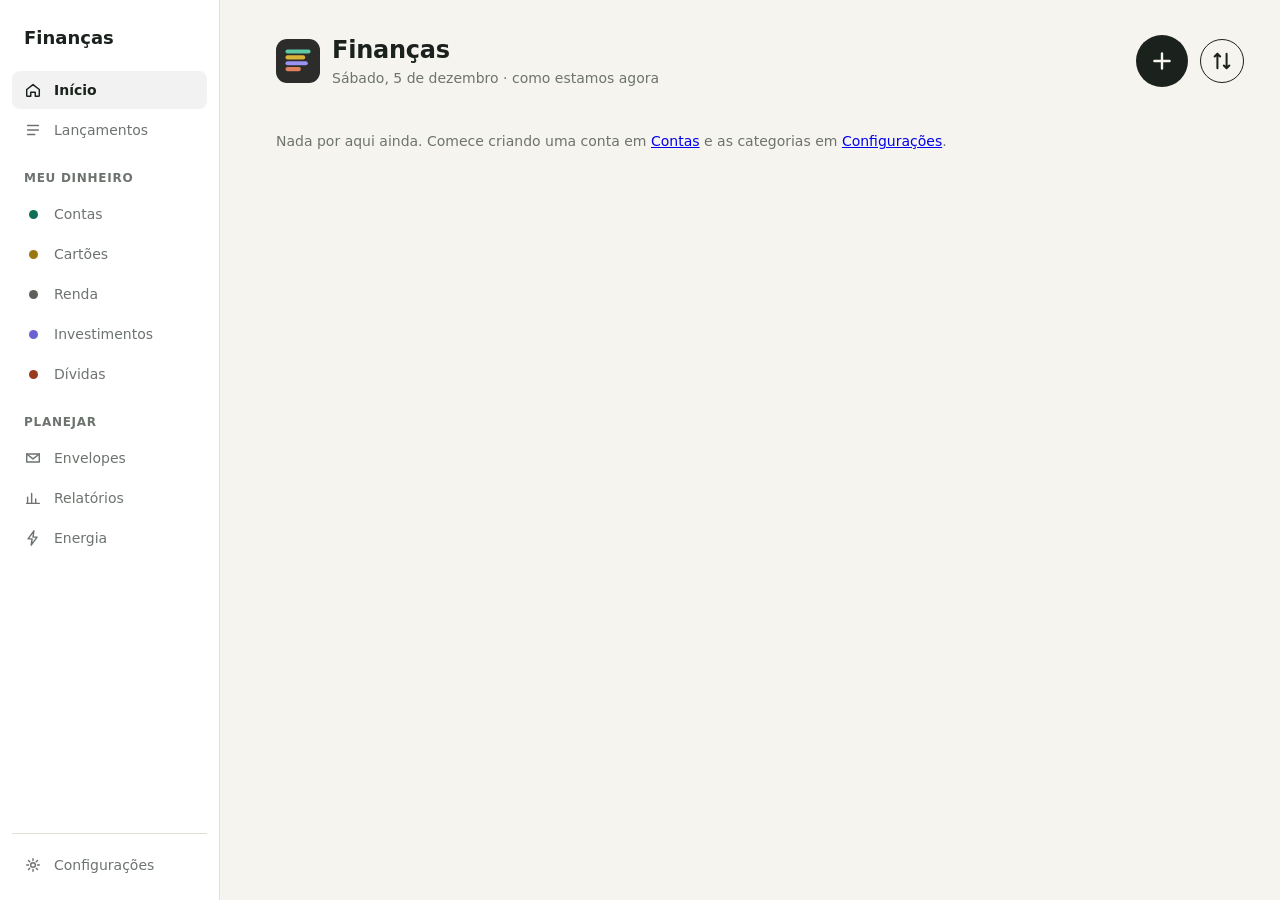
<file: inicio.html>
<!doctype html>
<html lang="pt-BR">
<head>
<meta charset="utf-8">
<meta http-equiv="refresh" content="0; url=app.html#/inicio">
<title>App Finanças</title>
<script>location.replace('app.html#/inicio');</script>
</head>
<body><p>Esta tela mudou de lugar: <a href="app.html#/inicio">app.html#/inicio</a>.</p></body>
</html>
</file>
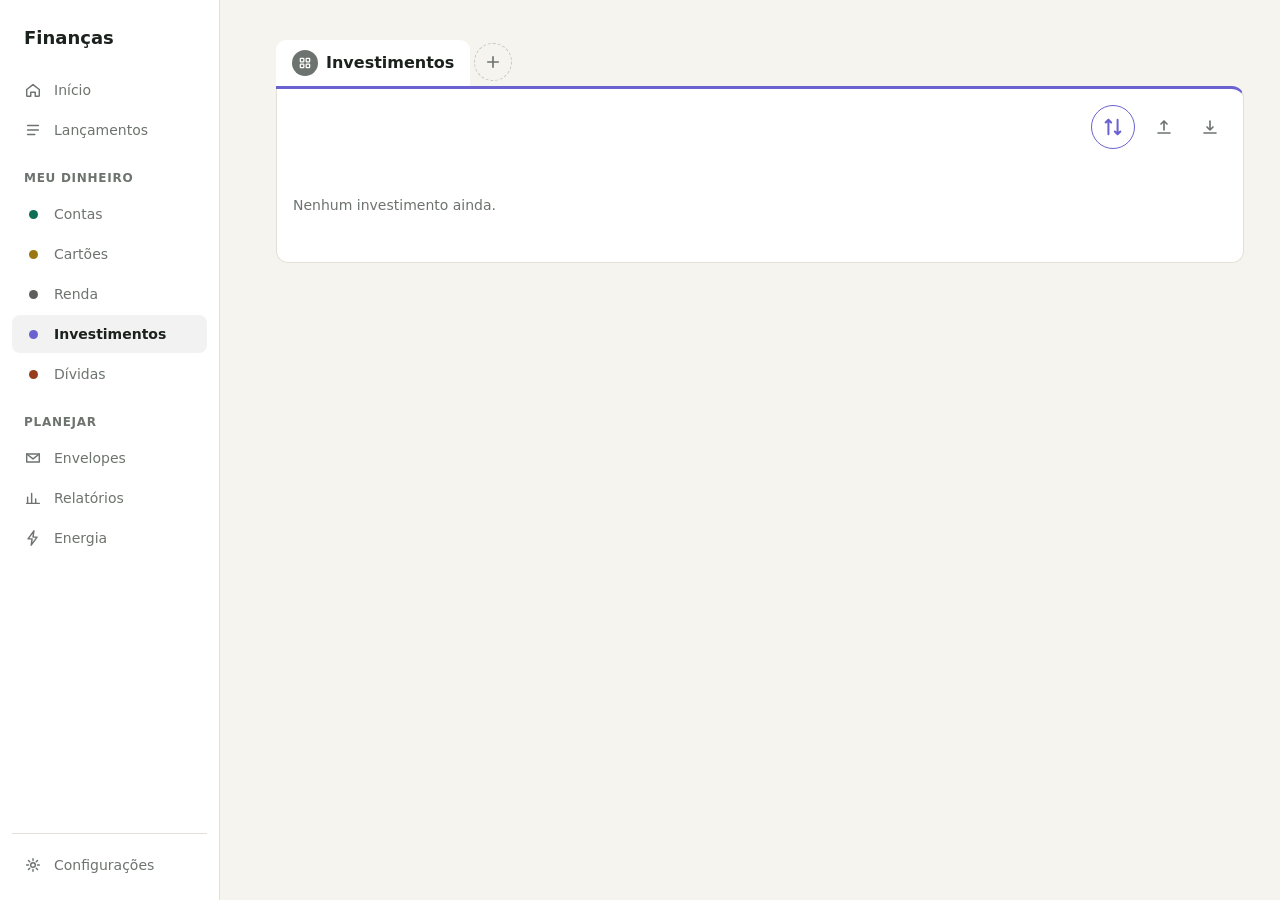
<file: investimentos.html>
<!doctype html>
<html lang="pt-BR">
<head>
<meta charset="utf-8">
<meta http-equiv="refresh" content="0; url=app.html#/investimentos">
<title>App Finanças</title>
<script>location.replace('app.html#/investimentos');</script>
</head>
<body><p>Esta tela mudou de lugar: <a href="app.html#/investimentos">app.html#/investimentos</a>.</p></body>
</html>
</file>
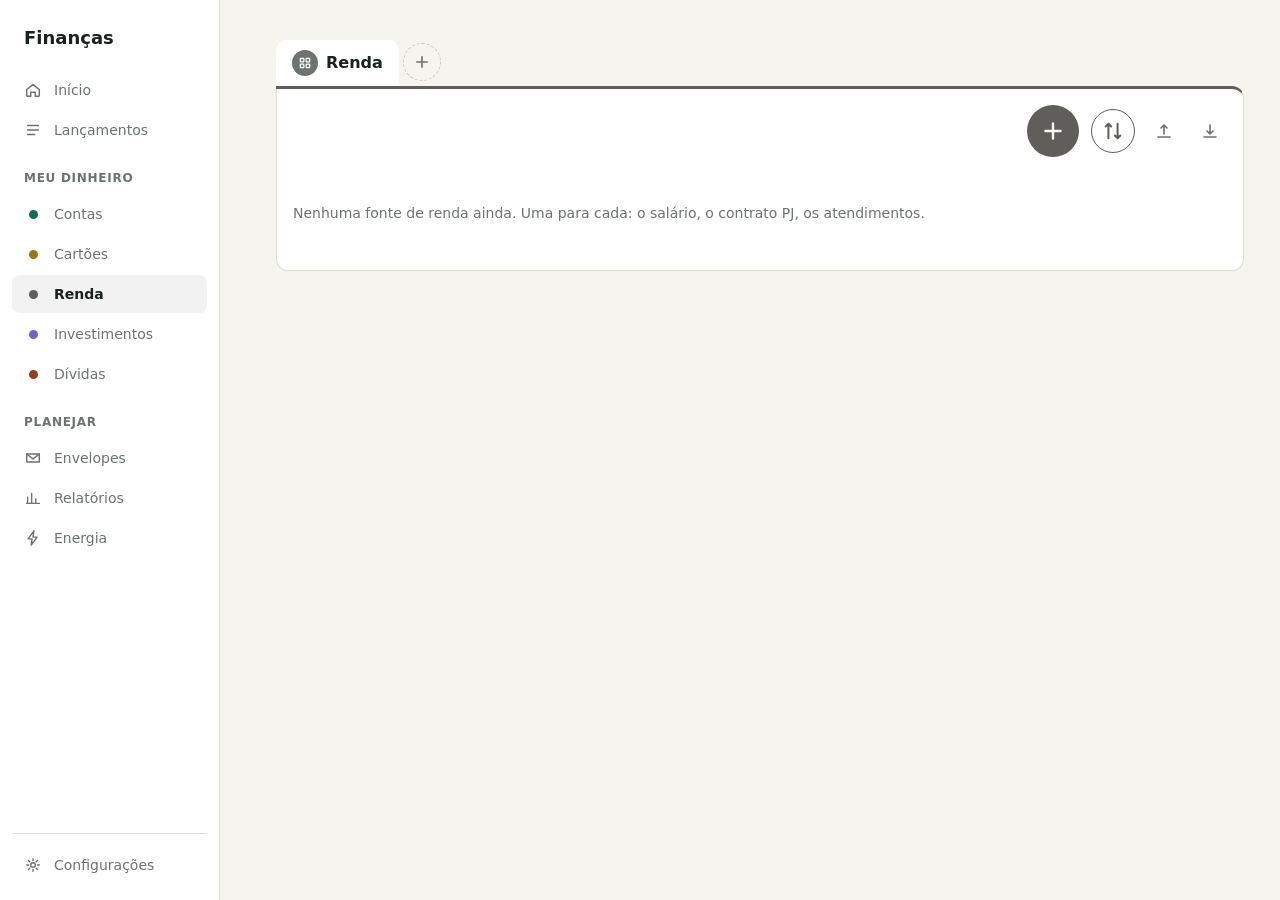
<file: renda.html>
<!doctype html>
<html lang="pt-BR">
<head>
<meta charset="utf-8">
<meta http-equiv="refresh" content="0; url=app.html#/renda">
<title>App Finanças</title>
<script>location.replace('app.html#/renda');</script>
</head>
<body><p>Esta tela mudou de lugar: <a href="app.html#/renda">app.html#/renda</a>.</p></body>
</html>
</file>
<file: css/base.css>
/* Fundações visuais. Os valores vêm de design/09-identidade.md — este arquivo é
   aquele documento virando pixel, e nada aqui deveria existir sem estar lá.

   Tudo vem de dentro do app: nenhuma fonte, ícone ou folha de fora
   (design/07-seguranca.md §3, zero requisição externa). */

:root {
  color-scheme: light dark;

  /* ── cor: papel ──────────────────────────────────────────────────────── */
  --fundo: #f6f4ef;
  --superficie: #ffffff;
  --borda: #e4dfd6;
  --borda-forte: #cdc5b8;
  --tinta: #1b211d;
  --tinta-fraca: #6d736e;
  /* O destaque do app é NEUTRO: tinta sobre papel. Verde de destaque se
     confundia com a área "em caixa", e cor no app tem só dois sentidos — o
     tipo do lançamento e a área da conta (09-identidade §3). */
  --acento: #1b211d;
  --acento-fundo: #1b211d0f;
  --alerta: #9b2c2c;
  --alerta-fundo: #9b2c2c14;
  --positivo: #1f6b3a;
  --positivo-fundo: #1f6b3a14;
  /* Aviso fala vermelho: o amarelo antigo se confundia com o mostarda dos
     cartões, e o mostarda agora é só deles (09-identidade §3). */
  --atencao: #9b2c2c;
  /* Transferência não é gasto nem ganho: precisa de cor própria, fora do eixo
     vermelho/verde, senão vira uma das duas coisas que ela não é. */
  --transferencia: #3f5d8a;
  --transferencia-fundo: #3f5d8a14;

  /* A área de cada conta (09-identidade §3): estrutura, nunca valor. As cinco
     ficam fora do vermelho, do verde e do azul, que são dos tipos. */
  --area-caixa: #0f6e56;
  --area-cartoes: #9a7710;
  --area-investimentos: #6a62d0;
  --area-dividas: #993c1d;
  --area-folha: #5f5e5a;
  /* Envelopes: dinheiro com dono, fora das cinco e dos três tipos. */
  --area-envelopes: #a2386f;
  /* Energia (sistema fotovoltaico). */
  --area-energia: #1f7aa8;

  /* ── paleta dos gráficos (dataviz, validada no claro e no escuro) ─────── */
  /* A ORDEM é o que garante distinguir as vizinhas com daltonismo: usar
     sempre 1, 2, 3… na sequência, nunca pular para parear cores. */
  --serie-1: #2a78d6;
  --serie-2: #eb6834;
  --serie-3: #1baf7a;
  --serie-4: #eda100;
  --serie-5: #e87ba4;
  --serie-6: #008300;
  --serie-7: #4a3aa7;
  --serie-8: #e34948;
  --serie-outros: #b9b6ae;

  /* ── tipografia ──────────────────────────────────────────────────────── */
  --fonte: system-ui, -apple-system, "Segoe UI", Roboto, sans-serif;
  --mono: ui-monospace, "Cascadia Mono", "Segoe UI Mono", Menlo, Consolas, monospace;

  --t-miudo: 0.75rem;
  --t-apoio: 0.875rem;
  --t-corpo: 1rem;
  --t-secao: 1.125rem;
  --t-tela: 1.5rem;
  --t-destaque: 2.5rem;
  --t-digitando: 3.25rem;

  /* ── espaço: escala de 4 ─────────────────────────────────────────────── */
  --e1: 4px;
  --e2: 8px;
  --e3: 12px;
  --e4: 16px;
  --e6: 24px;
  --e8: 32px;
  --e12: 48px;

  --alvo: 44px;
  --leitura: 760px;

  /* ── superfície ──────────────────────────────────────────────────────── */
  --raio-controle: 8px;
  --raio-cartao: 12px;
  --raio-pilula: 999px;
}

@media (prefers-color-scheme: dark) {
  :root {
    --fundo: #121613;
    --superficie: #1a1f1c;
    --borda: #2b332e;
    --borda-forte: #3d4842;
    --tinta: #e8ebe8;
    --tinta-fraca: #98a09a;
    --acento: #e8ebe8;
    --acento-fundo: #e8ebe814;
    --alerta: #f08c8c;
    --alerta-fundo: #f08c8c1a;
    --positivo: #5fc98a;
    --positivo-fundo: #5fc98a1a;
    --atencao: #f08c8c;
    --transferencia: #8fb3e0;
    --transferencia-fundo: #8fb3e01a;
    --area-caixa: #5dcaa5;
    --area-cartoes: #d9b23a;
    --area-investimentos: #afa9ec;
    --area-dividas: #f0997b;
    --area-folha: #b4b2a9;
    --area-envelopes: #e58bbd;
    --area-energia: #6cc0e8;
    --serie-1: #3987e5;
    --serie-2: #d95926;
    --serie-3: #199e70;
    --serie-4: #c98500;
    --serie-5: #d55181;
    --serie-6: #008300;
    --serie-7: #9085e9;
    --serie-8: #e66767;
    --serie-outros: #5b5f5c;
  }
}

/* Quem leva data-area herda a cor da sua área em --area e --area-fundo. */
[data-area="caixa"] { --area: var(--area-caixa); }
[data-area="cartoes"] { --area: var(--area-cartoes); }
[data-area="investimentos"] { --area: var(--area-investimentos); }
[data-area="dividas"] { --area: var(--area-dividas); }
[data-area="folha"] { --area: var(--area-folha); }
[data-area="envelopes"] { --area: var(--area-envelopes); }
[data-area="energia"] { --area: var(--area-energia); }
/* Relatórios olham todas as áreas: não têm cor de área, vestem a tinta. */
[data-area="relatorios"] { --area: var(--tinta-fraca); }
/* A transferência não é de área nenhuma: é dinheiro trocando de bolso, e leva
   a cor do próprio tipo. */
[data-area="transferencia"] { --area: var(--transferencia); }
[data-area] { --area-fundo: color-mix(in srgb, var(--area) 14%, transparent); }

* { box-sizing: border-box; }

/* O atributo `hidden` esconde — ponto.
   Qualquer regra de `display` numa folha de estilo vence o `hidden` do HTML,
   porque o estilo do navegador para `[hidden]` tem a menor força que existe.
   Isso já escondeu mal três coisas neste app (o apagar na captura, os campos
   de cartão, o painel de etiquetas), e cada vez o sintoma foi diferente. Uma
   linha aqui acaba com a família inteira de defeitos. */
[hidden] { display: none !important; }

html { -webkit-text-size-adjust: 100%; }

body {
  margin: 0;
  background: var(--fundo);
  color: var(--tinta);
  font: var(--t-corpo)/1.5 var(--fonte);
}

/* ── dinheiro ───────────────────────────────────────────────────────────── */
/* O componente mais importante do app: dinheiro aparece em toda tela.
   design/09-identidade.md §4 */

.dinheiro {
  font-variant-numeric: tabular-nums slashed-zero;
  font-feature-settings: "tnum" 1;
  white-space: nowrap; /* valor nunca parte no meio da linha */
}

.dinheiro .moeda {
  font-size: 0.78em;
  color: var(--tinta-fraca);
  margin-right: 0.15em;
}

.dinheiro .centavos {
  font-size: 0.7em;
  color: var(--tinta-fraca);
  vertical-align: 0.35em;
}

.dinheiro .til {
  font-size: 0.85em;
  color: var(--tinta-fraca);
  margin-right: 0.05em;
}

.dinheiro.destaque {
  font-size: var(--t-destaque);
  font-weight: 600;
  letter-spacing: -0.02em;
  line-height: 1.1;
}

/* ── controles ──────────────────────────────────────────────────────────── */

button,
.botao {
  font: inherit;
  font-size: var(--t-apoio);
  padding: var(--e2) var(--e3);
  min-height: var(--alvo);
  border: 1px solid var(--borda);
  border-radius: var(--raio-controle);
  background: var(--superficie);
  color: var(--tinta);
  cursor: pointer;
  transition: border-color 120ms, background-color 120ms, opacity 120ms;
}
button:hover { border-color: var(--borda-forte); }
button:disabled { opacity: 0.45; cursor: not-allowed; }
button.perigo { color: var(--alerta); }

/* Dentro de uma área, o botão principal veste a cor dela — e por isso ele
   abre naquela área (08-telas §4.1). Fora de área, é o destaque neutro. */
button.principal {
  background: var(--area, var(--acento));
  border-color: var(--area, var(--acento));
  color: var(--fundo);
  font-size: var(--t-corpo);
  font-weight: 600;
}

input[type="text"] {
  font: inherit;
  font-size: var(--t-apoio);
  padding: var(--e2) var(--e3);
  min-height: var(--alvo);
  min-width: 200px;
  flex: 1 1 200px;
  border: 1px solid var(--borda);
  border-radius: var(--raio-controle);
  background: var(--superficie);
  color: var(--tinta);
}

:focus-visible {
  outline: 2px solid var(--acento);
  outline-offset: 2px;
}

/* ── pílulas e chips ────────────────────────────────────────────────────── */

.pilulas {
  display: inline-flex;
  padding: 3px;
  gap: 2px;
  background: var(--fundo);
  border: 1px solid var(--borda);
  border-radius: var(--raio-pilula);
}
.pilulas button {
  min-height: 34px;
  padding: 0 var(--e3);
  border: 0;
  border-radius: var(--raio-pilula);
  background: transparent;
  color: var(--tinta-fraca);
  font-size: var(--t-apoio);
}
.pilulas button[aria-pressed="true"] {
  background: var(--superficie);
  color: var(--tinta);
  font-weight: 600;
  box-shadow: inset 0 0 0 1px var(--borda);
}

/* ── rótulo miúdo (cabeçalho de faixa) ──────────────────────────────────── */

.miudo {
  font-size: var(--t-miudo);
  font-weight: 600;
  text-transform: uppercase;
  letter-spacing: 0.06em;
  color: var(--tinta-fraca);
}

/* ── estados de linha (design/09 §7) ────────────────────────────────────── */

.previsto { opacity: 0.62; border-left: 2px dashed var(--borda-forte); padding-left: var(--e2); }
.vencido {
  background: var(--alerta-fundo);
  border-left: 3px solid var(--alerta);
  padding-left: var(--e2);
}

/* ── movimento: quase nenhum ────────────────────────────────────────────── */

@media (prefers-reduced-motion: reduce) {
  *, *::before, *::after { transition: none !important; animation: none !important; }
}

/* ── páginas de documentação/bancada ────────────────────────────────────── */

/* 760px é medida de TEXTO (--leitura). As telas do andar de cima são listas e
   tabelas de trabalho, e usam a mesma moldura mais larga — trocar de tela não
   pode mudar o chão debaixo do pé. */
.pagina { max-width: 1000px; margin: 0 auto; padding: 0 var(--e4) var(--e12); }

/* Onde o conteúdo é texto corrido, a medida de leitura continua valendo. */
.pagina .nota, .pagina .dica, .pagina .sub { max-width: var(--leitura); }

.topo { padding: var(--e8) 0 var(--e3); }
.topo h1 { margin: 0; font-size: var(--t-tela); font-weight: 600; letter-spacing: -0.01em; }
.topo .sub { margin: var(--e1) 0 0; color: var(--tinta-fraca); font-size: var(--t-apoio); }

.cartao {
  background: var(--superficie);
  border: 1px solid var(--borda);
  border-radius: var(--raio-cartao);
  padding: var(--e4);
  margin: var(--e4) 0;
}
.cartao h2 { margin: 0 0 var(--e3); font-size: var(--t-secao); font-weight: 600; }

.nota { margin: 0 0 var(--e3); color: var(--tinta-fraca); font-size: var(--t-apoio); }

.fatos { display: grid; grid-template-columns: auto 1fr; gap: var(--e1) var(--e3); margin: 0; }
.fatos dt { color: var(--tinta-fraca); font-size: var(--t-apoio); }
.fatos dd { margin: 0; font-family: var(--mono); font-size: var(--t-apoio); overflow-wrap: anywhere; }

.botoes { display: flex; flex-wrap: wrap; gap: var(--e2); align-items: center; }

.estado { margin-top: var(--e3); }
.estado:empty { display: none; }
.estado h3 { margin: var(--e3) 0 var(--e1); font-size: var(--t-miudo); text-transform: uppercase;
             letter-spacing: 0.06em; color: var(--tinta-fraca); }
.estado ul { margin: 0; padding-left: 18px; font-size: var(--t-apoio); }
.estado .vazio { color: var(--tinta-fraca); font-size: var(--t-apoio); }
.arquivada { color: var(--tinta-fraca); }

.placar { margin: var(--e3) 0 0; font-weight: 600; }
.placar.ok { color: var(--positivo); }
.placar.falhou { color: var(--alerta); }

.resultados, .eventos { margin: var(--e2) 0 0; padding-left: 20px; font-size: var(--t-apoio); }
.resultados li { margin: 3px 0; }
.resultados .grupo { color: var(--tinta-fraca); }
.resultados .passou::marker { color: var(--positivo); }
.resultados .falhou::marker { color: var(--alerta); }
.resultados .falhou { color: var(--alerta); }
.resultados pre {
  margin: var(--e1) 0 var(--e2); padding: var(--e2) var(--e3);
  background: var(--fundo); border: 1px solid var(--borda); border-radius: var(--raio-controle);
  font-family: var(--mono); font-size: var(--t-miudo); white-space: pre-wrap; color: var(--tinta);
}

.eventos { font-family: var(--mono); font-size: var(--t-miudo); }
.eventos li { margin: 2px 0; overflow-wrap: anywhere; }

/* Aviso é informação, não alarme: tom neutro. Só o erro de verdade (.erro)
   fala vermelho — senão "fusão desfeita" pareceria uma falha. */
.aviso {
  margin: var(--e3) 0 0; padding: var(--e2) var(--e3);
  border: 1px solid var(--borda-forte); border-radius: var(--raio-controle);
  color: var(--tinta); font-size: var(--t-apoio);
}
.aviso.erro { border-color: var(--alerta); color: var(--alerta); }

code { font-family: var(--mono); font-size: 0.9em; }

/* ── navegação do andar de cima ─────────────────────────────────────────── */
/* Um elo de texto no meio da frase não é caminho: as seções ficam no topo, à
   direita, do mesmo jeito em toda tela. No celular elas descem para a linha de
   baixo em vez de espremer o título. (O térreo não tem isto — D11.) */

.topo {
  display: flex;
  align-items: flex-start;
  justify-content: space-between;
  flex-wrap: wrap;
  gap: var(--e3) var(--e4);
}
.topo .identidade { min-width: 0; }

.navegacao { display: flex; flex-wrap: wrap; gap: var(--e1); padding-top: var(--e1); }
.navegacao a {
  display: inline-flex;
  align-items: center;
  min-height: 40px;
  padding: var(--e2) var(--e3);
  border: 1px solid transparent;
  border-radius: var(--raio-controle);
  color: var(--tinta-fraca);
  font-size: var(--t-apoio);
  text-decoration: none;
}
.navegacao a:hover { color: var(--tinta); border-color: var(--borda); }
.navegacao a[aria-current="page"] {
  color: var(--tinta);
  font-weight: 600;
  background: var(--acento-fundo);
  border-color: var(--borda);
}

/* ── o carimbo da sincronização ─────────────────────────────────────────── */
/* Fica no topo de toda tela do andar de cima: a última vez que os aparelhos se
   falaram, e um botão pra forçar agora. Divergência silenciosa entre aparelhos
   é o pior cenário da sincronização, e a única defesa é ela nunca ser silenciosa
   (design/06-sincronizacao.md §9). */

.nuvem {
  display: flex;
  align-items: center;
  gap: var(--e2);
  padding-top: var(--e1);
}
.nuvem[hidden] { display: none; }

.carimbo { color: var(--tinta-fraca); font-size: var(--t-miudo); }
.carimbo.erro { color: var(--atencao); }
.carimbo.grave { color: var(--alerta); font-weight: 600; }

.bt-nuvem {
  display: inline-flex;
  align-items: center;
  justify-content: center;
  width: 40px;
  min-height: 40px;
  padding: 0;
  border: 1px solid transparent;
  border-radius: var(--raio-controle);
  background: none;
  color: var(--tinta-fraca);
}
.bt-nuvem:hover { color: var(--tinta); border-color: var(--borda); }
.bt-nuvem svg { width: 20px; height: 20px; }
.bt-nuvem.girando { color: var(--acento); }
.bt-nuvem:disabled { opacity: 0.6; cursor: progress; }

/* ── abas (bancada e extrato) ────────────────────────────────────────── */

.abas {
  display: flex;
  gap: var(--e1);
  margin-top: var(--e4);
  border-bottom: 1px solid var(--borda);
  /* No celular as abas rolam de lado em vez de quebrar o rótulo. */
  overflow-x: auto;
  scrollbar-width: none;
}

.abas [role="tab"] {
  flex: none;
  white-space: nowrap;
  min-height: 40px;
  padding: var(--e2) var(--e4);
  border: 0;
  border-bottom: 2px solid transparent;
  border-radius: 0;
  background: none;
  color: var(--tinta-fraca);
  font-size: var(--t-apoio);
}
.abas [role="tab"]:hover { color: var(--tinta); }
.abas [role="tab"][aria-selected="true"] {
  color: var(--tinta);
  border-bottom-color: var(--acento);
  font-weight: 600;
}

.abas .contador {
  margin-left: var(--e1);
  padding: 0 6px;
  border-radius: var(--raio-pilula);
  background: var(--fundo);
  color: var(--tinta-fraca);
  font-size: var(--t-miudo);
  font-variant-numeric: tabular-nums;
}
.abas .contador:empty { display: none; }

/* A bolinha da área: a cor com forma, para não ser a única informação. */
.ponto-area {
  display: inline-block;
  width: 9px;
  height: 9px;
  margin-right: var(--e2);
  border-radius: 50%;
  background: var(--area, var(--borda-forte));
  vertical-align: 1px;
}

/* Despesa e receita escolhidas levam a cor do tipo: o que se vê antes de
   salvar é o que se verá na linha do extrato (09-identidade §3). */
.pilulas button[data-tipo="despesa"][aria-pressed="true"],
.pilulas button[data-natureza="despesa"][aria-pressed="true"] {
  background: var(--alerta-fundo);
  color: var(--alerta);
  box-shadow: inset 0 0 0 1.5px var(--alerta);
}
.pilulas button[data-tipo="receita"][aria-pressed="true"],
.pilulas button[data-natureza="receita"][aria-pressed="true"] {
  background: var(--positivo-fundo);
  color: var(--positivo);
  box-shadow: inset 0 0 0 1.5px var(--positivo);
}

/* A janela veste a área da conta que está nela: lançar no cartão é uma janela
   mostarda, e transferir é uma janela azul (09-identidade §3). */
dialog[data-area] { border-top: 4px solid var(--area); }
.pilulas button[data-tipo="transferencia"][aria-pressed="true"] {
  background: var(--transferencia-fundo);
  color: var(--transferencia);
  box-shadow: inset 0 0 0 1.5px var(--transferencia);
}

/* ── a moldura do andar de cima (js/app/pagina.js) ──────────────────────── */
/* PC: barra lateral fixa, à esquerda. Celular: barra embaixo, ao alcance do
   polegar (09-identidade §5). As cinco áreas levam a bolinha da sua cor. */

.pagina.app { max-width: none; padding: 0 0 var(--e12) 240px; }
.pagina.app > .conteudo { max-width: 1000px; margin: 0 auto; padding: 0 var(--e4); }

.menu-lateral {
  position: fixed;
  inset: 0 auto 0 0;
  width: 220px;
  display: flex;
  flex-direction: column;
  gap: var(--e1);
  padding: var(--e4) var(--e3);
  border-right: 1px solid var(--borda);
  background: var(--superficie);
  overflow-y: auto;
  z-index: 5;
}
.menu-lateral .marca-app {
  padding: var(--e2) var(--e3) var(--e4);
  color: var(--tinta);
  font-size: var(--t-secao);
  font-weight: 700;
  text-decoration: none;
}
.menu-lateral .rotulo-menu {
  margin: var(--e4) 0 var(--e1);
  padding: 0 var(--e3);
  color: var(--tinta-fraca);
  font-size: var(--t-miudo);
  font-weight: 600;
  text-transform: uppercase;
  letter-spacing: 0.06em;
}
.menu-lateral .grupo-menu { display: flex; flex-direction: column; gap: 2px; }
.menu-lateral .pe-menu { margin-top: auto; padding-top: var(--e3); border-top: 1px solid var(--borda); }
.menu-lateral a {
  display: flex;
  align-items: center;
  gap: var(--e3);
  min-height: 38px;
  padding: 0 var(--e3);
  border-radius: var(--raio-controle);
  color: var(--tinta-fraca);
  font-size: var(--t-apoio);
  text-decoration: none;
}
.menu-lateral a:hover { color: var(--tinta); background: var(--acento-fundo); }
.menu-lateral a[aria-current="page"] { color: var(--tinta); font-weight: 600; background: var(--acento-fundo); }
.menu-lateral svg { width: 18px; height: 18px; flex: none; }
.menu-lateral .ponto-area { width: 9px; height: 9px; margin: 0 4px 0 5px; }

.menu-inferior { display: none; }

@media (max-width: 899px) {
  .pagina.app { padding: 0 0 calc(76px + env(safe-area-inset-bottom)); }
  .menu-lateral { display: none; }
  .menu-inferior {
    position: fixed;
    inset: auto 0 0 0;
    display: grid;
    grid-template-columns: repeat(5, 1fr);
    align-items: center;
    padding: var(--e1) var(--e2) calc(var(--e1) + env(safe-area-inset-bottom));
    border-top: 1px solid var(--borda);
    background: var(--superficie);
    z-index: 5;
  }
  .menu-inferior > a,
  .menu-inferior > button {
    display: flex;
    flex-direction: column;
    align-items: center;
    gap: 2px;
    min-height: 54px;
    padding: var(--e1) 0;
    border: 0;
    background: none;
    color: var(--tinta-fraca);
    font-size: 11px;
    text-decoration: none;
  }
  .menu-inferior svg { width: 22px; height: 22px; }
  .menu-inferior [aria-current="page"] { color: var(--tinta); font-weight: 600; }
  .menu-inferior .bt-mais-lancar {
    justify-self: center;
    width: 52px;
    height: 52px;
    min-height: 0;
    border-radius: 50%;
    background: var(--area, var(--acento));
    color: var(--fundo);
    font-size: 28px;
    line-height: 1;
    justify-content: center;
  }
  .folha-menu {
    position: absolute;
    inset: auto var(--e3) calc(100% + var(--e2)) var(--e3);
    display: flex;
    flex-direction: column;
    padding: var(--e2);
    border: 1px solid var(--borda);
    border-radius: var(--raio-cartao);
    background: var(--superficie);
    box-shadow: 0 8px 24px #0005;
  }
  .folha-menu a {
    display: flex;
    align-items: center;
    gap: var(--e3);
    min-height: var(--alvo);
    padding: 0 var(--e3);
    border-radius: var(--raio-controle);
    color: var(--tinta);
    text-decoration: none;
  }
  .folha-menu a[aria-current="page"] { background: var(--acento-fundo); font-weight: 600; }
}
</file>
<file: css/formulario.css>
/* O formulário de captura — compartilhado entre a tela cheia do celular e o
   diálogo do PC (js/app/formulario.js). O JS é um só; o estilo também tem de
   ser, senão as duas formas divergem no terceiro ajuste.

   Valores de design/09-identidade.md. */

/* ── o valor ────────────────────────────────────────────────────────────── */

/* O campo real fica por cima, transparente: ele traz o teclado do aparelho e
   recebe as teclas; o desenho atrás é o que se lê. Um <input> não consegue dar
   tamanho menor só aos centavos nem garantir algarismo tabular. */
.campo-valor {
  position: relative;
  flex: none;
}

.valor {
  display: block;
  padding: var(--e6) 0 var(--e3);
  font-size: var(--t-digitando);
  font-weight: 600;
  letter-spacing: -0.03em;
  line-height: 1;
  text-align: center;
}

/* Especificidade alta de propósito: a regra genérica `input[type="text"]` do
   base.css precisa perder aqui, senão ela devolve fundo, borda e cor ao campo
   e o desenho estilizado some atrás de um retângulo branco. */
input[type="text"].entrada-valor {
  position: absolute;
  inset: 0;
  width: 100%;
  min-width: 0;
  min-height: 0;
  flex: none;
  margin: 0;
  padding: 0;
  border: 0;
  border-radius: 0;
  background: transparent;
  color: transparent;
  caret-color: transparent;
  font-family: var(--fonte);
  font-size: var(--t-digitando);
  font-weight: 600;
  text-align: center;
  cursor: pointer;
}
input[type="text"].entrada-valor:focus,
input[type="text"].entrada-valor:focus-visible { outline: none; }
/* A seleção também precisa ser invisível, senão aparece o texto cru realçado. */
input[type="text"].entrada-valor::selection { background: transparent; color: transparent; }

/* O foco se mostra no desenho, não no campo. */
.campo-valor:focus-within .valor { color: var(--area, var(--acento)); }
.campo-valor:focus-within .valor.zerado { color: var(--tinta-fraca); }
.valor .sep { color: var(--tinta-fraca); }
/* Enquanto está em zero o valor recua, pra não parecer um dado preenchido. */
.valor.zerado { color: var(--tinta-fraca); }

/* ── contexto: tipo e data ──────────────────────────────────────────────── */

.contexto {
  flex: none;
  display: flex;
  align-items: center;
  justify-content: space-between;
  gap: var(--e3);
  padding-bottom: var(--e3);
}

/* Elo: ação discreta, de texto. Automático não quer dizer travado
   (design/03-alimentacao.md §1) — tudo aqui é editável e nada é obrigatório. */
.elo {
  min-height: 34px;
  padding: var(--e1) var(--e2);
  border: 0;
  background: none;
  color: var(--tinta-fraca);
  font-size: var(--t-apoio);
  text-decoration: underline;
  text-decoration-color: var(--borda-forte);
  text-underline-offset: 4px;
}
.elo:hover { color: var(--tinta); }

/* ── categorias ─────────────────────────────────────────────────────────── */

/* A zona que cede espaço quando a tela é pequena. Rola por dentro, sem levar o
   teclado junto. */
/* Altura natural; só encolhe e rola quando a tela aperta. O espaço que sobra
   vai para antes do rodapé, não para o meio da lista. */
.categorias {
  flex: 0 1 auto;
  min-height: 0;
  overflow-y: auto;
  overscroll-behavior: contain;
  display: grid;
  grid-template-columns: repeat(2, 1fr);
  grid-auto-rows: min-content;
  gap: var(--e2);
  padding-bottom: var(--e1);
}
.categorias button {
  min-height: var(--alvo);
  font-size: var(--t-apoio);
  text-align: left;
  padding: var(--e2) var(--e3);
}
.categorias button[aria-pressed="true"] {
  border-color: var(--acento);
  background: var(--acento-fundo);
  font-weight: 600;
}

.todas {
  flex: none;
  align-self: center;
  margin-top: var(--e2);
}

/* ── zona do polegar ────────────────────────────────────────────────────── */

.linha-conta {
  flex: none;
  display: flex;
  justify-content: space-between;
  gap: var(--e2);
  margin-top: auto;      /* empurra tudo daqui pra baixo */
  padding: var(--e6) 0 var(--e2);
}

.acoes {
  flex: none;
  display: flex;
  gap: var(--e2);
  /* Respeita a barra de gestos do celular. */
  padding-bottom: env(safe-area-inset-bottom, 0);
}
.acoes button {
  flex: 1;
  min-height: 52px;
}

/* ── data exata (modo correção) ─────────────────────────────────────────── */
/* Na captura a data é o passo rápido hoje · ontem; na correção é o dia certo,
   escolhido no calendário do próprio aparelho. */

.data-exata {
  font: inherit;
  font-size: var(--t-apoio);
  min-height: 34px;
  padding: var(--e1) var(--e2);
  border: 1px solid var(--borda);
  border-radius: var(--raio-controle);
  background: var(--superficie);
  color: var(--tinta);
}

/* ── zona de perigo ─────────────────────────────────────────────────────── */
/* Apagar fica longe do botão de salvar, discreto até ser chamado, e a pergunta
   vem antes — não há "desfazer" depois (design/03-alimentacao.md §3.3). */

.zona-perigo {
  display: flex;
  flex-wrap: wrap;
  align-items: center;
  justify-content: center;
  gap: var(--e2);
  margin: var(--e3) 0 0;
  padding-top: var(--e3);
  border-top: 1px solid var(--borda);
  font-size: var(--t-apoio);
}
/* `display` de folha de estilo vence o atributo `hidden` do HTML — sem esta
   linha o "apagar" apareceria na captura, que é justamente onde ele não pode
   estar (D11). Mesma armadilha da faixa de desfazer, em captura.css. */
.zona-perigo[hidden] { display: none; }
.zona-perigo .pergunta { color: var(--tinta-fraca); }
.zona-perigo button { min-height: 34px; }
.zona-perigo button.perigo { border-color: var(--alerta); }

/* ── etiquetas (modo correção) ──────────────────────────────────────────── */
/* A etiqueta é refino, não captura: ela só aparece quando se corrige um
   lançamento (design/03-alimentacao.md §2). */

.etiquetas {
  display: flex;
  flex-wrap: wrap;
  align-items: center;
  gap: var(--e2);
  padding-top: var(--e3);
}
.etiquetas[hidden] { display: none; }
.etiquetas .chips { display: flex; flex-wrap: wrap; gap: var(--e1); }
.etiquetas .chips button {
  min-height: 30px;
  padding: var(--e1) var(--e2);
  border-radius: var(--raio-pilula);
  font-size: var(--t-miudo);
}
.etiquetas .chips button[aria-pressed="true"] {
  border-color: var(--acento);
  background: var(--acento-fundo);
  font-weight: 600;
}
.etiquetas .vazio { color: var(--tinta-fraca); font-size: var(--t-miudo); }

input[type="text"].nova-etiqueta {
  flex: 1 1 120px;
  min-width: 110px;
  min-height: 30px;
  padding: var(--e1) var(--e2);
  font-size: var(--t-miudo);
}

/* ── transferência ──────────────────────────────────────────────────────── */

.contexto-transferencia { justify-content: space-between; align-items: center; }
.tipo-transf {
  padding: var(--e1) var(--e3); border-radius: var(--raio-pilula);
  border: 1px solid var(--area); color: var(--area); font-weight: 600; font-size: var(--t-apoio);
}
.linha-mais-transf { display: flex; justify-content: flex-end; }

.rota {
  display: flex;
  align-items: flex-end;
  gap: var(--e2);
  padding-top: var(--e3);
}
.rota .perna { display: flex; flex-direction: column; gap: var(--e1); min-width: 0; flex: 1; }
.rota .perna select {
  font: inherit;
  font-size: var(--t-apoio);
  width: 100%;
  min-height: var(--alvo);
  padding: var(--e2) var(--e3);
  border: 1px solid var(--borda);
  border-radius: var(--raio-controle);
  background: var(--superficie);
  color: var(--tinta);
}
.rota .seta { padding-bottom: var(--e3); color: var(--tinta-fraca); }
/* No celular, uma conta embaixo da outra: lado a lado elas estouravam a janela. */
@media (max-width: 600px) {
  .rota { flex-direction: column; align-items: stretch; }
  .rota .seta { display: none; }
}

.recado {
  margin: var(--e2) 0 0;
  color: var(--atencao);
  font-size: var(--t-apoio);
}
.recado[hidden] { display: none; }

/* ── a data: um dia pra trás, um pra frente, ou o calendário ────────────── */
/* Quem lança a pilha de notas da semana anda de um em um; quem conserta um
   lançamento antigo escolhe o dia. Os dois no mesmo controle. */

.quando { position: relative; display: flex; align-items: center; gap: 2px; }

.quando .passo,
.linha-fatura .passo {
  width: 32px;
  min-height: 32px;
  padding: 0;
  border: 1px solid var(--borda);
  border-radius: var(--raio-controle);
  background: var(--superficie);
  color: var(--tinta-fraca);
  font-size: var(--t-corpo);
  line-height: 1;
}
.quando .passo:hover:not(:disabled),
.linha-fatura .passo:hover { color: var(--tinta); border-color: var(--borda-forte); }
.quando .elo { min-width: 64px; text-align: center; }

/* O campo real fica atrás do rótulo, invisível: é nele que o calendário do
   aparelho se ancora quando o rótulo é tocado. */
.quando .data-exata {
  position: absolute;
  left: 34px;
  bottom: 0;
  width: 1px;
  height: 1px;
  padding: 0;
  border: 0;
  opacity: 0;
  pointer-events: none;
}

.recado {
  margin: var(--e2) 0 0;
  color: var(--atencao);
  font-size: var(--t-apoio);
}
.recado[hidden] { display: none; }

.rotulo-etiquetas {
  font-size: var(--t-miudo);
  font-weight: 600;
  text-transform: uppercase;
  letter-spacing: 0.06em;
  color: var(--tinta-fraca);
}

/* ── a conta em lista ───────────────────────────────────────────────────── */
/* Ciclar entre contas funcionava com duas; com seis, vira caça ao tesouro. */

.escolha-conta { display: flex; align-items: center; gap: var(--e2); min-width: 0; }
.escolha-conta .miudo { white-space: nowrap; }
.escolha-conta select {
  font: inherit;
  font-size: var(--t-apoio);
  max-width: 100%;
  min-height: 34px;
  padding: var(--e1) var(--e2);
  border: 1px solid var(--borda);
  border-radius: var(--raio-controle);
  background: var(--superficie);
  color: var(--tinta);
}

/* ── o detalhe ──────────────────────────────────────────────────────────── */
/* Mesma língua das etiquetas: fichas do mais usado e um campo que cria. */

.detalhes {
  display: flex;
  flex-wrap: wrap;
  align-items: center;
  gap: var(--e2);
  padding-top: var(--e3);
}
.detalhes[hidden] { display: none; }
.detalhes .chips { display: flex; flex-wrap: wrap; gap: var(--e1); }
.detalhes .chips button {
  min-height: 30px;
  padding: var(--e1) var(--e2);
  border-radius: var(--raio-pilula);
  font-size: var(--t-miudo);
}
.detalhes .chips button[aria-pressed="true"] {
  border-color: var(--acento);
  background: var(--acento-fundo);
  font-weight: 600;
}
.detalhes .vazio { color: var(--tinta-fraca); font-size: var(--t-miudo); }

/* ── a busca de etiquetas ───────────────────────────────────────────────── */
/* Com dezenas de etiquetas, mostrar todas é uma parede de fichas. Então à
   vista ficam só as aplicadas; o resto se acha digitando, e "ver todas" abre
   a lista inteira pra quem quiser garimpar. */

.etiquetas .busca { position: relative; flex: 1 1 180px; min-width: 150px; }
.etiquetas .busca input { width: 100%; }

.etiquetas .sugestoes {
  position: absolute;
  z-index: 5;
  left: 0;
  right: 0;
  top: calc(100% + 2px);
  margin: 0;
  padding: var(--e1);
  list-style: none;
  border: 1px solid var(--borda-forte);
  border-radius: var(--raio-controle);
  background: var(--superficie);
  box-shadow: 0 2px 0 var(--borda);
  max-height: 220px;
  overflow-y: auto;
}
.etiquetas .sugestoes[hidden] { display: none; }
.etiquetas .sugestoes li {
  padding: var(--e2) var(--e2);
  border-radius: var(--raio-controle);
  font-size: var(--t-apoio);
  cursor: pointer;
}
.etiquetas .sugestoes li.realcada { background: var(--acento-fundo); }
.etiquetas .sugestoes li.criar { color: var(--tinta-fraca); }

/* A ficha aplicada carrega o × de tirar: aplicar e remover no mesmo lugar. */
.etiquetas .chips button .tirar { margin-left: var(--e1); color: var(--tinta-fraca); }
.etiquetas .chips.todas { flex: 1 1 100%; }

/* ── o bloco de refino ──────────────────────────────────────────────────── */
/* Etiqueta, parcela, recorrência e observação são refino, não captura: no PC
   nascem abertas, no celular a um toque (design/03-alimentacao.md §1). */

.refino {
  display: flex;
  flex-direction: column;
  gap: var(--e2);
  padding-top: var(--e3);
  border-top: 1px solid var(--borda);
}

.linha-refino { display: flex; flex-wrap: wrap; align-items: center; gap: var(--e2); }
.linha-refino .rotulo-etiquetas { min-width: 62px; }

input[type="number"].parcelas {
  width: 64px;
  min-height: 30px;
  padding: var(--e1) var(--e2);
  border: 1px solid var(--borda);
  border-radius: var(--raio-controle);
  background: var(--superficie);
  color: var(--tinta);
  font: inherit;
  font-size: var(--t-apoio);
}

.conta-parcela, .pista-repete { color: var(--tinta-fraca); font-size: var(--t-miudo); }

.linha-refino .pilulas button { min-height: 30px; font-size: var(--t-miudo); }

input[type="text"].observacao {
  flex: 1 1 200px;
  min-width: 140px;
  min-height: 30px;
  padding: var(--e1) var(--e2);
  font-size: var(--t-apoio);
}

/* A conta escolhida veste a cor da sua área: lançar no cartão achando que é a
   corrente fica visível antes de salvar (09-identidade §3). */
.escolha-conta[data-area] select,
.perna[data-area] select {
  border: 1.5px solid var(--area);
  background: var(--area-fundo);
}

/* ── atalhos, todas as categorias, devolução (03 §1, §3.3) ──────────────── */

.atalhos-captura {
  display: flex;
  gap: var(--e2);
  overflow-x: auto;
  scrollbar-width: none;
  margin-top: var(--e3);
}
.atalhos-captura button {
  flex: none;
  min-height: 34px;
  padding: 0 var(--e3);
  border: 1px dashed var(--borda-forte);
  border-radius: var(--raio-pilula);
  background: none;
  color: var(--tinta-fraca);
  font-size: var(--t-apoio);
  white-space: nowrap;
}
.atalhos-captura button:hover { color: var(--tinta); border-style: solid; }
.atalhos-captura .fino { color: var(--tinta-fraca); font-size: var(--t-miudo); }

.mais-categorias { display: flex; justify-content: flex-end; }
.todas-categorias { display: flex; flex-direction: column; gap: var(--e2); padding-bottom: var(--e2); }
.todas-categorias .chips { display: flex; flex-wrap: wrap; gap: var(--e2); }
.todas-categorias .chips button { min-height: 32px; padding: 0 var(--e3); font-size: var(--t-apoio); }
.todas-categorias .chips button[aria-pressed="true"] { border-color: var(--acento); background: var(--acento-fundo); }

/* O simulador de saldo e os botões crédito × conta (design/16 §2.1). */
.tipo-pagamento { margin: 0 0 var(--e2); }
.quem-comprou { display: flex; align-items: center; gap: var(--e2); flex-wrap: wrap; margin-top: var(--e3); }
.quem-comprou[hidden] { display: none; }
.quem-comprou .pilulas { flex: 1 1 auto; }
.quem-comprou .pilulas button { min-height: 36px; }
.ordem-conta .botoes-ordem { display: flex; flex-wrap: wrap; gap: var(--e2); }
.ordem-conta button { min-height: 40px; }
.ordem-conta button:disabled { opacity: 0.4; }
/* A escolha do ícone da conta: bolinhas de 40px, a marcada com anel. */
.escolha-icone-conta .linha-icones { display: flex; flex-wrap: wrap; gap: var(--e2); }
.escolha-icone-conta .rotulo-icones { margin: var(--e3) 0 var(--e1); font-size: var(--t-miudo); color: var(--tinta-fraca); }
.escolha-icone-conta .escolha-icone {
  flex: none; width: 44px; min-width: 44px; height: 44px; min-height: 44px; padding: 0;
  border-radius: 50%; border: 2px solid transparent; background: transparent;
  display: inline-flex; align-items: center; justify-content: center;
}
.escolha-icone-conta .escolha-icone[aria-pressed="true"] { border-color: var(--acento); }
.escolha-icone-conta .escolha-icone .ic {
  width: 34px; height: 34px; border-radius: 50%; display: inline-flex; align-items: center;
  justify-content: center; font-size: 12px; font-weight: 600;
}
.tipo-pagamento button { flex: 1; }
/* O que ela tem de verdade, logo abaixo do valor: disponível (verde) e real. */
.simulador-saldo {
  display: flex;
  flex-wrap: wrap;
  justify-content: center;
  align-items: baseline;
  text-align: center;
  gap: var(--e2) var(--e6);
  margin: var(--e2) 0 var(--e3);
  padding: var(--e2) 0 var(--e3);
  border-bottom: 1px solid var(--borda);
  font-variant-numeric: tabular-nums;
}
.simulador-saldo .saldo-peca { display: flex; flex-direction: column; align-items: center; gap: 2px; min-width: 0; }
.simulador-saldo .miudo { color: var(--tinta-fraca); font-size: var(--t-miudo); }
.simulador-saldo strong { font-size: var(--t-secao, 1.15rem); font-weight: 400; white-space: nowrap; }
.simulador-saldo .menor strong { font-size: var(--t-corpo); }
.simulador-saldo .aviso-passa { flex-basis: 100%; color: var(--alerta); font-size: var(--t-apoio); }
.simulador-saldo .disponivel strong { color: var(--positivo); }
.simulador-saldo .negativo strong { color: var(--alerta); }
.repasse-transf {
  display: flex;
  flex-wrap: wrap;
  align-items: center;
  gap: var(--e2) var(--e3);
  margin: var(--e2) 0 0;
  font-size: var(--t-apoio);
}
.repasse-transf .fino { color: var(--tinta-fraca); }
.sugestao-cofrinho {
  display: flex;
  justify-content: space-between;
  align-items: center;
  gap: var(--e3);
  margin: var(--e2) 0 0;
  color: var(--tinta-fraca);
  font-size: var(--t-apoio);
}
.serie-acoes {
  display: flex;
  flex-wrap: wrap;
  justify-content: space-between;
  align-items: center;
  gap: var(--e2) var(--e3);
  margin: var(--e3) 0 0;
  color: var(--tinta-fraca);
  font-size: var(--t-apoio);
}
.serie-acoes .acoes-serie { display: flex; flex-wrap: wrap; gap: var(--e2) var(--e3); }
.devolucao {
  display: flex;
  justify-content: space-between;
  align-items: center;
  gap: var(--e3);
  margin: var(--e3) 0 0;
  color: var(--tinta-fraca);
  font-size: var(--t-apoio);
}
/* O campo de criar não estica: numa coluna flex, a regra genérica de input o
   faria crescer até ocupar a tela. */
.todas-categorias input[type="text"].nova-etiqueta { flex: none; min-height: 40px; order: -1; }
.todas-categorias .criar-categoria { border-style: dashed; color: var(--acento); }

/* ── reajuste (design/10 §7) ────────────────────────────────────────────── */
.reajuste, .reajuste-fila {
  display: inline-flex;
  align-items: center;
  gap: var(--e1);
  color: var(--tinta-fraca);
  font-size: var(--t-miudo);
}

/* "pelo calendário, 18 de 42 já pagas" — a conferência do contrato
   (design/10 §4.4), embaixo dos campos. */
.conferencia-contrato {
  flex-basis: 100%;
  width: 100%;
  margin: var(--e2) 0 0;
  padding: var(--e2) var(--e3);
  border-radius: var(--raio-controle);
  background: var(--fundo);
  color: var(--tinta-fraca);
  font-size: var(--t-apoio);
}
.conferencia-contrato strong { display: block; color: var(--tinta); }
.conferencia-contrato[hidden] { display: none; }

/* Mudança no contrato que mexe em parcela que já caiu: daqui pra frente ou desde o início. */
.alcance-contrato,
.alcance-serie {
  flex-basis: 100%;
  width: 100%;
  margin: var(--e2) 0 0;
  padding: var(--e2) var(--e3);
  border: 1px solid var(--alerta);
  border-radius: var(--raio-controle);
  font-size: var(--t-apoio);
  display: flex;
  flex-direction: column;
  gap: var(--e2);
}
.alcance-contrato legend,
.alcance-serie legend { padding: 0 var(--e1); color: var(--tinta); font-weight: 600; }
.alcance-contrato label,
.alcance-serie label { display: flex; gap: var(--e2); align-items: baseline; color: var(--tinta-fraca); }
.alcance-contrato label strong,
.alcance-serie label strong { color: var(--tinta); }
.alcance-contrato[hidden],
.alcance-serie[hidden] { display: none; }

/* A transferência para uma dívida que é a parcela do mês (design/10 §4.4). */
.parcela-manual {
  display: flex;
  gap: var(--e2);
  align-items: baseline;
  margin: var(--e2) 0 0;
  font-size: var(--t-apoio);
  color: var(--tinta-fraca);
}
.parcela-manual[hidden] { display: none; }
.fim-contrato { display: flex; flex-wrap: wrap; gap: var(--e2) var(--e3); align-items: center; }
.fim-contrato [hidden] { display: none; }
.recado-parcela { display: flex; flex-wrap: wrap; gap: var(--e2); align-items: baseline; color: var(--tinta-fraca); }

/* Em qual fatura a compra do cartão cai, com o passo para a vizinha. */
.linha-fatura { display: flex; align-items: center; gap: var(--e2); margin: var(--e2) 0 0; color: var(--tinta-fraca); font-size: var(--t-apoio); }
.linha-fatura[hidden] { display: none; }
.linha-fatura.movida [data-papel="fatura-rotulo"] { color: var(--tinta); font-weight: 600; }

/* ── o "Novo lançamento" do app (pedido dele, 03/10/2026) ────────────────── */
/* Tipo e data em cima; depois categoria, descrição e valor, cada um com o seu
   rótulo na mesma margem; conta e "mais" no fim. */

.formulario-app .contexto { padding-bottom: 0; }
.formulario-app .rotulo-campo {
  margin: var(--e4) 0 var(--e2);
  font-size: var(--t-miudo);
  font-weight: 600;
  text-transform: uppercase;
  letter-spacing: 0.06em;
  color: var(--tinta-fraca);
}
.formulario-app .rotulo-campo .fino { text-transform: none; letter-spacing: 0; font-weight: 400; }

.formulario-app .categorias { display: flex; flex-wrap: wrap; gap: var(--e2); overflow: visible; padding-bottom: 0; }
.formulario-app .categorias button { min-height: 40px; padding: 0 var(--e4); }
.formulario-app .categorias .outras-categorias { border-style: dashed; color: var(--tinta-fraca); font-weight: 400; }
.formulario-app .mais-categorias { display: none; }

.formulario-app .todas-categorias {
  margin-top: var(--e2);
  padding: var(--e2);
  border: 1px solid var(--borda);
  border-radius: var(--raio-controle);
}
.formulario-app .todas-categorias input[type="text"].nova-etiqueta { order: -1; }
.formulario-app .todas-categorias .chips { flex-direction: column; flex-wrap: nowrap; gap: 0; max-height: 240px; overflow-y: auto; }
.formulario-app .todas-categorias .chips button {
  justify-content: flex-start;
  min-height: 36px;
  border: 0;
  border-radius: var(--raio-controle);
  background: none;
  text-align: left;
}
.formulario-app .todas-categorias .chips button:hover { background: var(--fundo); }
.formulario-app .todas-categorias .chips button[aria-pressed="true"] { background: var(--acento-fundo); }
.formulario-app .todas-categorias .criar-categoria { color: var(--acento); }

.formulario-app .detalhes { padding-top: 0; }
.formulario-app .detalhes .rotulo-etiquetas { display: none; }
.formulario-app .detalhes input[type="text"].nova-etiqueta { flex: 1 1 160px; }

.formulario-app .valor,
.dialogo-captura .formulario-app .valor { padding: 0 0 var(--e2); }
.formulario-app .linha-conta {
  align-items: center;
  margin-top: var(--e2);
  padding: var(--e3) 0 var(--e2);
  border-top: 1px solid var(--borda);
}
.formulario-app .linha-fatura { margin: 0 0 var(--e2); }

/* Transferência: "repete todo mês" e "cai sozinha no dia" (design/03 §3.2). */
.repete-transf { display: flex; flex-wrap: wrap; align-items: center; gap: var(--e2) var(--e4); }
.repete-transf label { display: inline-flex; align-items: center; gap: var(--e1); min-height: 36px; }
.repete-transf .fino { flex-basis: 100%; color: var(--tinta-fraca); font-size: var(--t-miudo); }

/* Juros do contrato e CET: o número e "ao mês / ao ano" lado a lado. */
.taxa-com-unidade .valor-e-unidade { display: flex; gap: var(--e2); }
/* `.campo input[type="text"]` (bancada.css) dá largura 100% e flex: none: aqui o
   campo divide a linha com o seletor de unidade, senão o seletor passa da borda no celular. */
.taxa-com-unidade .valor-e-unidade input[type="text"] { flex: 1 1 90px; width: auto; min-width: 0; }
.taxa-com-unidade .valor-e-unidade select { flex: none; width: auto; }
.taxa-com-unidade .opcional { color: var(--tinta-fraca); font-weight: 400; }
.conferencia-taxas { margin: 0; font-size: var(--t-apoio); color: var(--tinta-fraca); grid-column: 1 / -1; }
/* A compra de mais de uma categoria: a barra e as fatias. */
.divisao-compra { flex-wrap: wrap; }
.divisao-compra[hidden], .divisao-corpo[hidden] { display: none; }
.divisao-corpo { flex-basis: 100%; display: flex; flex-direction: column; gap: var(--e2); margin-top: var(--e2); }
.barra-divisao { display: flex; height: 12px; overflow: hidden; border-radius: 999px; background: var(--fundo-fraco, rgba(127, 127, 127, 0.18)); }
.barra-divisao span { display: block; height: 100%; }
.partes-divisao { display: flex; flex-direction: column; gap: var(--e2); }
.partes-divisao .parte { display: grid; grid-template-columns: minmax(7rem, 1fr) minmax(5rem, 2fr) auto auto; gap: var(--e2); align-items: center; font-size: var(--t-apoio); }
.partes-divisao .parte-nome { display: flex; align-items: center; gap: var(--e1); min-width: 0; overflow-wrap: anywhere; }
.partes-divisao .parte-nome i { flex: none; width: 10px; height: 10px; border-radius: 50%; }
.partes-divisao .parte-resto { grid-column: 2; }
.partes-divisao .parte-valor { text-align: right; white-space: nowrap; }
.partes-divisao input[type="range"] { width: 100%; min-width: 0; }
.nova-parte { display: flex; gap: var(--e2); align-items: center; }
.nova-parte input { flex: 1; min-width: 0; }
</file>
<file: css/captura.css>
/* A tela de captura — o térreo (design/03-alimentacao.md §1, D11).
   Valores de design/09-identidade.md. */

.terreo {
  height: 100svh;
  display: flex;
  flex-direction: column;
  overflow: hidden;
}

.previa {
  margin: 0;
  padding: 0 var(--e3);
  border-bottom: 1px solid var(--borda);
  color: var(--tinta-fraca);
  font-size: var(--t-miudo);
  display: flex;
  align-items: center;
  gap: var(--e1);
}
.previa a {
  color: inherit;
  min-height: 44px;
  padding: 0 var(--e2);
  display: inline-flex;
  align-items: center;
}
.previa .completo { margin-left: auto; color: var(--tinta); }

/* No celular a tela inteira é a captura: a faixa da área fica no topo dela. */
.terreo .captura[data-area] { border-top: 4px solid var(--area); }

/* Três zonas: o valor em cima, as categorias rolando no meio, e o teclado com o
   botão de lançar fixos embaixo. A ação principal nunca exige rolagem — é a
   regra da zona do polegar (design/09-identidade.md §5), e sem isto o "Lançar"
   cai fora da tela num celular comum. */
.captura {
  flex: 1;
  min-height: 0;
  display: flex;
  flex-direction: column;
  width: 100%;
  max-width: 440px;
  margin: 0 auto;
  padding: 0 var(--e4) var(--e4);
}

/* A tela rola por inteiro, e o "Lançar" fica preso embaixo. Antes só a lista de
   categorias rolava, por dentro: abrir "+ todas" ou "detalhes" empurrava o botão
   para fora da tela e o dedo não tinha onde rolar, só fechando o que abriu. */
.terreo { height: 100dvh; }
.terreo .captura {
  overflow-y: auto;
  overscroll-behavior: contain;
  padding-bottom: 0;
}
.terreo .categorias { flex: none; overflow: visible; }
.terreo .acoes {
  position: sticky;
  bottom: 0;
  z-index: 1;
  margin-top: var(--e2);
  padding: var(--e2) 0 max(var(--e4), env(safe-area-inset-bottom, 0));
  background: var(--fundo);
}

/* ── PC ─────────────────────────────────────────────────────────────────── */
/* Celular e PC usam o MESMO mecanismo de entrada: o teclado do aparelho. Aqui
   só muda a respiração, porque sobra tela. */

@media (min-width: 720px) and (pointer: fine) {
  .terreo { height: auto; min-height: 100svh; overflow: visible; }
  .captura { max-width: 520px; }
  .categorias { overflow: visible; }
  .valor { padding-top: var(--e12); }
  .rodape { margin-top: var(--e8); }
}

/* ── desfazer ───────────────────────────────────────────────────────────── */
/* Quem lança uma compra lança três, e quem lança três erra uma. O desfazer
   aparece junto do botão, não no topo — é onde o dedo acabou de estar. */

.desfazer {
  flex: none;
  display: flex;
  align-items: center;
  justify-content: space-between;
  gap: var(--e2);
  margin: 0 0 var(--e3);
  padding: var(--e2) var(--e3);
  border: 1px solid var(--borda);
  border-radius: var(--raio-controle);
  background: var(--superficie);
  font-size: var(--t-apoio);
}
.desfazer[hidden] { display: none; }
.desfazer button {
  min-height: 32px;
  padding: 0 var(--e2);
  border: 0;
  background: none;
  color: var(--acento);
  font-weight: 600;
}

.categorias .vazio {
  grid-column: 1 / -1;
  margin: 0;
  color: var(--tinta-fraca);
  font-size: var(--t-apoio);
}
</file>
<file: css/dinheiro.css>
/* Extrato. Valores de design/09-identidade.md. */

.lista { list-style: none; margin: 0; padding: 0; }
.linha {
  display: grid;
  grid-template-columns: 26px 40px 1fr auto;
  align-items: baseline;
  gap: var(--e3);
  padding: var(--e2) 0;
}

.linha .quando { color: var(--tinta-fraca); font-size: var(--t-apoio); font-variant-numeric: tabular-nums; }
.linha .oque { display: flex; flex-direction: column; min-width: 0; }
.linha .cat { overflow: hidden; text-overflow: ellipsis; white-space: nowrap; }
.linha .onde { color: var(--tinta-fraca); font-size: var(--t-miudo); }
.linha .quanto { font-weight: 600; }
.linha .quanto.entrada { color: var(--positivo); }

.vazio { color: var(--tinta-fraca); font-size: var(--t-apoio); }

/* ── ações do topo ──────────────────────────────────────────────────────── */

.acoes-topo { display: flex; align-items: center; gap: var(--e3); margin-top: var(--e3); }
.atalho { color: var(--tinta-fraca); font-size: var(--t-apoio); }

kbd {
  font-family: var(--mono);
  font-size: 0.8em;
  padding: 1px 5px;
  border: 1px solid var(--borda);
  border-radius: 4px;
  background: var(--superficie);
}

/* ── o diálogo de captura ───────────────────────────────────────────────── */
/* No PC a captura não ocupa uma tela: é um diálogo sobre onde você já estava
   (design/03-alimentacao.md §1). */

.dialogo-captura {
  width: min(480px, calc(100vw - 2 * var(--e4)));
  padding: var(--e4);
  border: 1px solid var(--borda);
  border-radius: var(--raio-cartao);
  background: var(--superficie);
  color: var(--tinta);
}
.dialogo-captura::backdrop { background: #0006; }

.cabecalho-dialogo {
  display: flex;
  align-items: center;
  justify-content: space-between;
  padding-bottom: var(--e2);
  border-bottom: 1px solid var(--borda);
}

/* Dentro do diálogo o valor não precisa ser gigante: a tela não é só dele. */
.dialogo-captura .captura { padding: 0; max-width: none; height: auto; }
.dialogo-captura .valor { padding: var(--e4) 0 var(--e3); font-size: var(--t-destaque); }
.dialogo-captura .entrada-valor { font-size: var(--t-destaque); }
.dialogo-captura .categorias { overflow: visible; }
.dialogo-captura .linha-conta { margin-top: 0; padding-top: var(--e4); }

.atalhos {
  margin: var(--e3) 0 0;
  color: var(--tinta-fraca);
  font-size: var(--t-miudo);
  text-align: center;
}
/* No dedo não há teclado físico: a dica dos atalhos só ocupa espaço. */
@media (pointer: coarse) { .atalhos { display: none; } }

/* ── a linha é um botão: é por ela que se corrige (design/03 §9) ─────────── */
/* O que era <li> virou <button> dentro de <li>, então a moldura da linha passa
   para o item da lista e o botão precisa perder tudo que base.css dá a botão. */

.lista > li { border-bottom: 1px solid var(--borda); }
.lista > li:last-child { border-bottom: 0; }
.lista > li.vazio { border-bottom: 0; }

button.linha {
  width: 100%;
  min-height: 0;
  border: 0;
  border-radius: var(--raio-controle);
  background: none;
  color: inherit;
  font: inherit;
  text-align: left;
  cursor: pointer;
}
button.linha:hover { background: var(--acento-fundo); border-color: transparent; }

/* As decorações de estado (base.css) perderiam para as regras acima, que vêm
   depois — então voltam aqui, e com especificidade maior. */
button.linha.previsto { border-left: 2px dashed var(--borda-forte); }
button.linha.vencido { border-left: 3px solid var(--alerta); background: var(--alerta-fundo); }

.linha .etiqueta {
  margin-left: var(--e2);
  padding: 0 var(--e2);
  border: 1px solid var(--borda);
  border-radius: var(--raio-pilula);
  color: var(--tinta-fraca);
  font-size: var(--t-miudo);
}

/* As ações da tela ficam abaixo do cabeçalho, não dentro dele: o topo é
   navegação e identidade, e misturar os dois faz o olho procurar duas vezes. */
.barra-acoes { padding-top: 0; }

/* ── cor onde ela informa ───────────────────────────────────────────────── */
/* A paleta é pequena de propósito: se tudo é colorido, nada se lê. Então cor
   só entra onde carrega informação — direção do dinheiro e saldo no vermelho
   (design/09-identidade.md §3). */

/* Receita sobe em verde; despesa desce em tinta normal, com o sinal dizendo a
   direção. Pintar TODA despesa de vermelho apagaria o vermelho do saldo
   negativo, que é onde ele precisa gritar. */
/* ── o código de tipo: marca, cor e sinal ───────────────────────────────── */
/* Num extrato cheio é preciso saber o que é cada linha ANTES de ler — então a
   marca vem na frente de tudo, até da data. Ela carrega o sentido em preto e
   branco; a cor só acelera (09-identidade §3). */

.linha .marca {
  display: inline-flex;
  align-items: center;
  justify-content: center;
  width: 22px;
  height: 22px;
  border-radius: var(--raio-controle);
  font-size: var(--t-apoio);
  line-height: 1;
  align-self: center;
}

.linha.despesa .marca { background: var(--alerta-fundo); color: var(--alerta); }
.linha.receita .marca { background: var(--positivo-fundo); color: var(--positivo); }
.linha.transferencia .marca { background: var(--transferencia-fundo); color: var(--transferencia); }

.linha.despesa .quanto,
.linha.despesa .quanto .moeda,
.linha.despesa .quanto .centavos { color: var(--alerta); }

.linha.receita .quanto,
.linha.receita .quanto .moeda,
.linha.receita .quanto .centavos { color: var(--positivo); }

.linha.transferencia .quanto,
.linha.transferencia .quanto .moeda,
.linha.transferencia .quanto .centavos { color: var(--transferencia); }

/* A fatura e o pagamento dela vestem a cor dos cartões: no azul da
   transferência ela se confundia com a receita (pedido dele, 05/10/2026). */
.linha.da-fatura .marca { background: color-mix(in srgb, var(--area-cartoes) 14%, transparent); color: var(--area-cartoes); }
.linha.da-fatura .quanto,
.linha.da-fatura .quanto .moeda,
.linha.da-fatura .quanto .centavos { color: var(--area-cartoes); }

/* O nome fica em tinta normal: colorir o texto também deixaria a lista
   ilegível, e o que precisa de cor é a natureza do movimento, não a palavra. */
.linha .cat { color: var(--tinta); }

/* A parcela se anuncia na linha: 3/10 diz, de relance, que ainda vêm sete. */
.linha .parcela {
  margin-left: var(--e2);
  padding: 0 var(--e1);
  border-radius: var(--raio-controle);
  background: var(--fundo);
  color: var(--tinta-fraca);
  font-size: var(--t-miudo);
  font-variant-numeric: tabular-nums;
}

/* ── abas, sub-abas e período (design/08-telas §4.1) ────────────────────── */

/* O painel das telas de dinheiro não fica colado em abas: canto inteiro. */
#painel { margin-top: var(--e4); border-radius: var(--raio-cartao); }

/* As sub-abas são o foco dentro da natureza: fichas, não abas — uma aba
   dentro de outra faria o olho procurar onde está. Rolam de lado no celular
   em vez de empilhar. */
.subabas {
  display: flex;
  gap: var(--e2);
  overflow-x: auto;
  padding-bottom: var(--e3);
  scrollbar-width: none;
}
.subabas[hidden] { display: none; }
.subabas { align-items: flex-end; gap: var(--e1, 6px); }

/* As abas das contas moram no cabeçalho, onde ficava o título (pedido dele,
   06/10/2026): o título só some visualmente — a página continua se chamando como era. */
body.abas-no-topo #titulo-tela,
body.abas-no-topo #sub-tela {
  position: absolute;
  width: 1px;
  height: 1px;
  overflow: hidden;
  clip: rect(0 0 0 0);
  white-space: nowrap;
}
.topo .subabas { padding: var(--e2) 0 0; }
/* A ficha cola na página: sem vão entre a aba e a caixa, e a barra da aba cobre
   a linha de cima da caixa (3px, mesma cor) — a aba é parte dela, não flutua. */
body.abas-no-topo .topo { padding-bottom: 0; position: relative; z-index: 2; }
body.abas-no-topo .topo .subabas { margin-bottom: -3px; }
body.abas-no-topo #painel,
body.abas-no-topo #painel-envelopes,
body.abas-no-topo #painel-relatorios { margin-top: 0; border-top-left-radius: 0; }
.subabas .nova-conta { margin-bottom: var(--e2); }
/* A aba de cada conta: ícone redondo com a inicial e o nome. A ativa é maior e
   leva a cor da área — o foco é nas contas, não nos botões (pedido dele, 06/10/2026). */
.subabas .aba-conta {
  flex: none;
  display: flex;
  align-items: center;
  gap: var(--e2);
  padding: 10px 14px;
  border: 0;
  border-bottom: 3px solid transparent;
  border-radius: 10px 10px 0 0;
  background: transparent;
  color: var(--tinta-fraca);
  font-size: var(--t-apoio);
}
.subabas .aba-conta:hover { color: var(--tinta); }
.subabas .aba-conta .ic {
  width: 26px;
  height: 26px;
  border-radius: 50%;
  display: inline-flex;
  align-items: center;
  justify-content: center;
  background: var(--tinta-fraca);
  color: #fff;
  font-size: var(--t-miudo);
  font-weight: 600;
}
.subabas .aba-conta .ic-geral svg { width: 14px; height: 14px; }
/* A ativa é uma ficha (opção D, 06/10/2026): fundo da superfície, cantos de cima
   arredondados e uma barra na cor da área embaixo; as outras não têm borda. */
.subabas .aba-conta[aria-pressed="true"] {
  padding: 10px 16px;
  border-bottom-color: var(--area, var(--acento));
  background: var(--superficie);
  color: var(--tinta);
  font-size: var(--t-corpo);
  font-weight: 600;
}
.subabas .nova-conta {
  flex: none;
  box-sizing: border-box;
  width: 38px;
  min-width: 38px;
  height: 38px;
  min-height: 38px;
  aspect-ratio: 1;
  display: inline-flex;
  align-items: center;
  justify-content: center;
  padding: 0;
  border: 1px dashed var(--borda-forte);
  border-radius: 50%;
  background: transparent;
  color: var(--tinta-fraca);
}
.subabas .nova-conta svg { width: 18px; height: 18px; }
.subabas .nova-conta:hover { color: var(--tinta); border-color: var(--area, var(--acento)); }

/* Os quatro botões redondos, dentro da caixa, à direita: os dois principais
   maiores e na frente; importar e exportar menores atrás. */
.linha-topo-painel { display: flex; flex-wrap: wrap; align-items: center; justify-content: space-between; gap: var(--e2) var(--e3); padding: 0 0 var(--e4); }
.linha-topo-painel .periodo { padding: 0; }
.acoes-redondas { display: flex; align-items: center; justify-content: flex-end; gap: var(--e3); margin-left: auto; }
.redondo {
  display: inline-flex;
  align-items: center;
  justify-content: center;
  padding: 0;
  border: 0;
  border-radius: 50%;
  background: var(--area, var(--acento));
  color: var(--fundo);
  cursor: pointer;
}
.redondo:hover { filter: brightness(1.08); }
.redondo.grande { width: 52px; height: 52px; }
.redondo.grande svg { width: 26px; height: 26px; }
/* Um só destaque (opção A, 06/10/2026): o + é cheio; transferir só tem o contorno
   da cor da área; importar e exportar são ícones leves, sem fundo. */
.redondo.medio {
  width: 44px;
  height: 44px;
  background: transparent;
  border: 1.5px solid var(--area, var(--acento));
  color: var(--area, var(--acento));
}
.redondo.medio svg { width: 22px; height: 22px; }
.redondo.medio:hover { background: var(--area-fundo, var(--acento-fundo)); filter: none; }
.redondo.leve { width: 34px; height: 34px; background: transparent; color: var(--tinta-fraca); }
.redondo.leve svg { width: 18px; height: 18px; }
.redondo.leve:hover { background: var(--area-fundo, var(--acento-fundo)); color: var(--tinta); filter: none; }

.periodo {
  display: flex;
  flex-wrap: wrap;
  align-items: center;
  gap: var(--e2);
  padding: var(--e2) 0 var(--e4);
}
.periodo .passo {
  width: 36px;
  min-height: 36px;
  padding: 0;
  border: 1px solid var(--borda);
  border-radius: var(--raio-controle);
  background: var(--superficie);
  color: var(--tinta-fraca);
  font-size: var(--t-secao);
  line-height: 1;
}
.periodo .passo:hover { color: var(--tinta); border-color: var(--borda-forte); }
.periodo .rotulo-periodo { min-width: 150px; text-align: center; font-weight: 600; }
.periodo .intervalo { display: inline-flex; align-items: center; gap: var(--e2); flex-wrap: wrap; }
.periodo .intervalo[hidden] { display: none; }
.periodo input[type="date"] {
  font: inherit;
  font-size: var(--t-apoio);
  min-height: 36px;
  padding: 0 var(--e2);
  border: 1px solid var(--borda);
  border-radius: var(--raio-controle);
  background: var(--superficie);
  color: var(--tinta);
}

/* ── o resumo: um bloco por conta ───────────────────────────────────────── */

.blocos {
  display: grid;
  grid-template-columns: repeat(auto-fill, minmax(260px, 1fr));
  gap: var(--e3);
  margin-bottom: var(--e6);
}
.bloco {
  padding: var(--e3) var(--e4);
  border: 1px solid var(--borda);
  border-radius: var(--raio-cartao);
  background: var(--superficie);
}
.bloco.total { background: var(--fundo); }
.bloco .nome-bloco {
  margin: 0 0 var(--e2);
  font-size: var(--t-miudo);
  font-weight: 600;
  text-transform: uppercase;
  letter-spacing: 0.06em;
  color: var(--tinta-fraca);
}
.bloco dl { margin: 0; }
.linha-resumo {
  display: flex;
  justify-content: space-between;
  align-items: baseline;
  gap: var(--e3);
  padding: 2px 0;
}
.linha-resumo dt { color: var(--tinta-fraca); font-size: var(--t-apoio); }
.linha-resumo dd { margin: 0; font-weight: 600; white-space: nowrap; }
.linha-resumo.abate dd { font-weight: 400; color: var(--tinta-fraca); }
.linha-resumo.abate dd .moeda,
.linha-resumo.abate dd .centavos { color: var(--tinta-fraca); }

/* O previsto é a conclusão da conta aberta: separado por um fio, como o
   subtotal da bancada (09-identidade §7). */
.linha-resumo.fecho { margin-top: var(--e1); padding-top: var(--e2); border-top: 1px solid var(--borda); }
.linha-resumo.fecho dt { color: var(--tinta); font-weight: 600; }

/* Vermelho onde ele informa: saldo negativo, fatura vencida (09-identidade
   §3). Com fundo, porque despesa também é vermelha e o alerta precisa
   gritar mais que ela. */
.linha-resumo.negativo dd,
.linha-resumo.negativo dd .moeda,
.linha-resumo.negativo dd .centavos { color: var(--alerta); }
.linha-resumo.negativo dd {
  padding: 0 var(--e2);
  border-radius: var(--raio-controle);
  background: var(--alerta-fundo);
}
/* O aviso fala vermelho com fundo: o amarelo se perdia na aba mostarda dos
   cartões (09-identidade §3). */
.bloco .aviso-bloco {
  margin: var(--e2) 0 0;
  padding: var(--e2) var(--e3);
  border-radius: var(--raio-controle);
  background: var(--alerta-fundo);
  color: var(--alerta);
  font-size: var(--t-apoio);
}
/* O aviso da folha leva o botão de arrumar o mês ao lado da frase. */
.bloco .aviso-folha { display: flex; flex-wrap: wrap; align-items: center; justify-content: space-between; gap: var(--e2); }
.bloco .aviso-folha .elo { color: inherit; }
.bloco .pe-bloco {
  display: flex;
  justify-content: space-between;
  align-items: center;
  gap: var(--e3);
  margin-top: var(--e3);
  padding-top: var(--e2);
  border-top: 1px solid var(--borda);
}
.bloco .pe-bloco .fino { color: var(--tinta-fraca); font-size: var(--t-miudo); }
.bloco .pe-bloco button { flex: none; }

/* ── a lista ────────────────────────────────────────────────────────────── */

.cabeca-lista { display: flex; justify-content: space-between; align-items: baseline; gap: var(--e3); flex-wrap: wrap; }
.cabeca-lista h2 { margin-bottom: var(--e1); }
.totais { margin: 0; color: var(--tinta-fraca); font-size: var(--t-apoio); }

/* Com uma conta em foco, a linha ganha a coluna do saldo depois dela. */
.linha.com-saldo { grid-template-columns: 26px 40px 1fr auto 104px; }
.linha .saldo-apos { text-align: right; color: var(--tinta-fraca); font-size: var(--t-apoio); }
.linha .saldo-apos .moeda,
.linha .saldo-apos .centavos { color: var(--tinta-fraca); }
.linha .saldo-apos.negativo,
.linha .saldo-apos.negativo .moeda,
.linha .saldo-apos.negativo .centavos { color: var(--alerta); }

/* O cabeçalho da fatura dentro da lista do cartão. */
.lista > li.grupo {
  display: flex;
  justify-content: space-between;
  align-items: baseline;
  gap: var(--e3);
  margin-top: var(--e4);
  padding: var(--e2) 0;
  border-bottom: 1px solid var(--borda-forte);
  font-weight: 600;
}
.lista > li.grupo:first-child { margin-top: 0; }
.lista > li.grupo .fino { display: block; color: var(--tinta-fraca); font-size: var(--t-miudo); font-weight: 400; }
.lista > li.grupo .valor-grupo { white-space: nowrap; text-align: right; }

/* O separador de dia dentro das listas: "Quinta, 5 de nov". */
.lista > li.dia-grupo {
  margin-top: var(--e4);
  padding: var(--e1) 0;
  color: var(--tinta-fraca);
  font-size: var(--t-miudo);
  font-weight: 600;
  letter-spacing: 0.02em;
  border-bottom: 1px solid var(--borda);
}
.lista > li.grupo + li.dia-grupo, .lista > li.dia-grupo:first-child { margin-top: var(--e2); }

@media (max-width: 600px) {
  .linha.com-saldo { grid-template-columns: 26px 40px 1fr auto; }
  .linha.com-saldo .saldo-apos { grid-column: 3 / -1; font-size: var(--t-miudo); }
  .blocos { grid-template-columns: 1fr; }
  .periodo .rotulo-periodo { min-width: 0; flex: 1; }
}
.lista > li.grupo .valor-grupo .fino { display: inline; }

/* ── a cor da área (09-identidade §3) ───────────────────────────────────── */

.abas [role="tab"][data-area][aria-selected="true"] {
  border-bottom: 3px solid var(--area);
  background: var(--area-fundo);
}
.painel[data-area] { border-top: 3px solid var(--area); }
.bloco { border-color: color-mix(in srgb, var(--area, var(--borda)) 40%, var(--borda)); }
.bloco .nome-bloco .ponto-area { width: 8px; height: 8px; }

/* ── a fila "precisa de você" (R16) ─────────────────────────────────────── */
/* A única parte do app que cobra: fica em cima, com o vermelho do que está
   vencido — e some quando não há nada (08-telas §6). */

.pendencias { border-left: 3px solid var(--alerta); border-radius: 0 var(--raio-cartao) var(--raio-cartao) 0; }
.pendencias h2 { display: flex; align-items: center; gap: var(--e2); }
.pendencias h2 .quantos {
  padding: 0 var(--e2);
  border-radius: var(--raio-pilula);
  background: var(--alerta-fundo);
  color: var(--alerta);
  font-size: var(--t-apoio);
}
.lista-pendencias { list-style: none; margin: 0; padding: 0; }
.pendencia {
  display: flex;
  flex-wrap: wrap;
  justify-content: space-between;
  align-items: center;
  gap: var(--e2) var(--e3);
  padding: var(--e2) 0;
  border-bottom: 1px solid var(--borda);
}
.pendencia:last-child { border-bottom: 0; }
.pendencia .o-que { min-width: 0; }
.pendencia .quando { color: var(--alerta); font-size: var(--t-apoio); }
.pendencia .fino { color: var(--tinta-fraca); font-size: var(--t-miudo); }
.botoes-pendencia { display: flex; flex-wrap: wrap; gap: var(--e2); align-items: center; }
.botoes-pendencia button { min-height: 34px; font-size: var(--t-apoio); }
.botoes-pendencia button.principal { font-size: var(--t-apoio); }
.campo-fila {
  font: inherit;
  font-size: var(--t-apoio);
  min-height: 34px;
  width: 140px;
  min-width: 0;
  flex: none;
  padding: 0 var(--e2);
  border: 1px solid var(--borda-forte);
  border-radius: var(--raio-controle);
  background: var(--superficie);
  color: var(--tinta);
}

/* ── devolução e ajuste na linha ────────────────────────────────────────── */

.linha.ajuste .marca { background: var(--fundo); color: var(--tinta-fraca); }
.linha.ajuste .quanto,
.linha.ajuste .quanto .moeda,
.linha.ajuste .quanto .centavos { color: var(--tinta-fraca); }

/* ── janelas simples: devolução e conferência ───────────────────────────── */

.form-simples { display: flex; flex-direction: column; gap: var(--e3); padding-top: var(--e3); }
.campo-simples { display: flex; flex-direction: column; gap: var(--e1); }
/* O campo de texto da base cresce (flex 1 1 200px) — certo numa linha, mas
   num rótulo em coluna ele crescia para baixo e virava uma caixa enorme. */
.campo-simples > input,
.campo-simples > select { flex: none; min-width: 0; }
.campo-simples input,
.campo-simples select {
  font: inherit;
  min-height: var(--alvo);
  padding: var(--e2) var(--e3);
  border: 1px solid var(--borda);
  border-radius: var(--raio-controle);
  background: var(--superficie);
  color: var(--tinta);
}
.form-simples .acoes { display: flex; justify-content: flex-end; }
.resultado-conferencia { padding: var(--e3); border-radius: var(--raio-controle); background: var(--fundo); }
.resultado-conferencia .bateu { margin: 0; color: var(--positivo); font-weight: 600; }
.resultado-conferencia .nao-bateu { margin: 0 0 var(--e2); color: var(--alerta); font-weight: 600; }
.resultado-conferencia ul { margin: var(--e1) 0 var(--e2); padding-left: var(--e4); font-size: var(--t-apoio); }

/* ── o holerite (design/10 §2) ──────────────────────────────────────────── */

.dialogo-holerite { width: min(560px, calc(100vw - 2 * var(--e4))); }
.linhas-holerite { list-style: none; margin: 0; padding: 0; }
.linha-holerite {
  display: grid;
  grid-template-columns: 22px 1fr 120px auto;
  align-items: center;
  gap: var(--e2);
  padding: var(--e1) 0;
  border-bottom: 1px solid var(--borda);
}
.linha-holerite .marca { display: inline-flex; justify-content: center; border-radius: var(--raio-controle); font-size: var(--t-apoio); }
.linha-holerite.despesa .marca { color: var(--alerta); }
.linha-holerite.receita .marca { color: var(--positivo); }
.linha-holerite.transferencia .marca { color: var(--transferencia); }
.linha-holerite input {
  font: inherit;
  min-height: 36px;
  min-width: 0;
  width: 100%;
  padding: 0 var(--e2);
  border: 1px solid var(--borda);
  border-radius: var(--raio-controle);
  background: var(--superficie);
  color: var(--tinta);
  text-align: right;
  font-variant-numeric: tabular-nums;
}
.linha-holerite.fora .nome-linha,
.linha-holerite.fora input { opacity: 0.45; text-decoration: line-through; }
.linha-holerite .selo {
  margin-left: var(--e1);
  padding: 0 var(--e1);
  border-radius: var(--raio-controle);
  background: var(--fundo);
  color: var(--tinta-fraca);
  font-size: var(--t-miudo);
}
/* O que já está na folha: só leitura, para conferir antes de lançar. */
.lancados-holerite .linha-holerite { grid-template-columns: 22px 1fr auto; }
.lancados-holerite .valor-lancado { text-align: right; white-space: nowrap; font-variant-numeric: tabular-nums; color: var(--tinta-fraca); }
.titulo-linhas { margin: var(--e3) 0 0; color: var(--tinta-fraca); }
.liquido-holerite select {
  font: inherit;
  font-size: var(--t-apoio);
  min-height: 36px;
  min-width: 0;
  padding: 0 var(--e2);
  border: 1px solid var(--borda);
  border-radius: var(--raio-controle);
  background: var(--superficie);
  color: var(--tinta);
}
.liquido-holerite {
  display: flex;
  align-items: center;
  gap: var(--e2);
  padding: var(--e3);
  border-radius: var(--raio-controle);
  background: var(--fundo);
}
.liquido-holerite strong { margin-left: auto; font-size: var(--t-secao); font-variant-numeric: tabular-nums; }
.liquido-holerite strong.negativo { color: var(--alerta); }

@media (max-width: 600px) {
  .linha-holerite { grid-template-columns: 22px 1fr 96px; }
  .linha-holerite [data-fora] { grid-column: 2 / -1; justify-self: end; }
  .lancados-holerite .linha-holerite { grid-template-columns: 22px 1fr auto; }
}

/* ── dívidas ────────────────────────────────────────────────────────────── */

.linha-resumo.fecho-topo { padding-bottom: var(--e2); margin-bottom: var(--e1); border-bottom: 1px solid var(--borda); }
.linha-resumo.fecho-topo dd { font-size: var(--t-secao); }
.foto-divida { display: inline-flex; gap: var(--e1); align-items: center; }

.linha-holerite .reajuste { grid-column: 2 / -1; justify-self: end; }

/* ── Início: um cartão por área, que leva à tela dela ───────────────────── */
.bloco-link { display: block; color: inherit; text-decoration: none; border-top: 3px solid var(--area); }
.bloco-link:hover { border-color: var(--area); background: var(--area-fundo); }

/* ── Lançamentos: busca e filtros ───────────────────────────────────────── */
.filtros { display: flex; flex-wrap: wrap; gap: var(--e2); padding-bottom: var(--e3); }
.filtros input,
.filtros select {
  font: inherit;
  font-size: var(--t-apoio);
  min-height: 38px;
  padding: 0 var(--e3);
  border: 1px solid var(--borda);
  border-radius: var(--raio-controle);
  background: var(--superficie);
  color: var(--tinta);
}
.filtros input { flex: 2 1 240px; min-width: 0; }
.filtros select { flex: 1 1 150px; min-width: 0; }

/* ── a gestão das contas de cada área ───────────────────────────────────── */
.gestao { margin-top: var(--e4); border-top: 3px solid var(--area); }
.dialogo-nova-conta { width: min(640px, calc(100vw - 2 * var(--e4))); }

/* No celular o "+" da barra de baixo é o novo lançamento, e não há teclado
   para atalho: a barra de ações fica com o que só ela faz. */
@media (max-width: 899px) {
  #b-novo, .acoes-topo .atalho { display: none; }
}

/* ── Dívidas: só contratos (design/10 §4.4) ──────────────────────────────── */
/* A parcela cai sozinha na conta que paga: aqui não se lança nem transfere. */

body[data-pagina="dividas"] #b-novo,
body[data-pagina="dividas"] #b-transferir,
body[data-pagina="dividas"] .acoes-topo .atalho { display: none; }

/* Contratos têm alturas diferentes (um com cronograma aberto, outro não):
   cada um com a sua, sem esticar o vizinho. */
body[data-pagina="dividas"] .blocos { align-items: start; }
/* Item de grade não encolhe abaixo do conteúdo: sem isto, a tabela do
   cronograma alargava o cartão para fora da tela no celular. */
body[data-pagina="dividas"] .bloco { min-width: 0; }
.bloco.largo { grid-column: 1 / -1; }
.bloco .fino { color: var(--tinta-fraca); font-size: var(--t-miudo); }
.bloco .paga-com { margin: calc(-1 * var(--e1)) 0 var(--e2); }
.bloco.arquivadas-divida { background: var(--fundo); }
.bloco.arquivadas-divida .fino { margin: 0; }

.acoes-contrato {
  display: flex;
  flex-wrap: wrap;
  align-items: center;
  gap: var(--e1) var(--e3);
  margin-top: var(--e3);
  padding-top: var(--e2);
  border-top: 1px solid var(--borda);
}
.acoes-contrato .foto-divida { display: inline-flex; gap: var(--e2); align-items: center; }
.acoes-contrato .foto-divida input { flex: none; width: 170px; min-width: 0; }

/* O cronograma: uma tabela que rola por dentro, para 72 parcelas não
   empurrarem o resto da tela. */
.cronograma { margin-top: var(--e3); }
.cronograma .rolagem { max-height: 360px; overflow: auto; }
.cronograma table {
  width: 100%;
  border-collapse: collapse;
  font-size: var(--t-apoio);
  font-variant-numeric: tabular-nums;
}
.cronograma thead th {
  position: sticky;
  top: 0;
  padding: var(--e1) var(--e2);
  background: var(--superficie);
  border-bottom: 1px solid var(--borda-forte);
  color: var(--tinta-fraca);
  font-size: var(--t-miudo);
  font-weight: 600;
  text-align: right;
}
.cronograma td { padding: 3px var(--e2); text-align: right; white-space: nowrap; border-bottom: 1px solid var(--borda); }
.cronograma th:nth-child(-n+2),
.cronograma td:nth-child(-n+2) { text-align: left; }
.cronograma tr.antes td,
.cronograma tr.paga td { color: var(--tinta-fraca); }
.cronograma tr.proxima td { font-weight: 600; background: var(--area-fundo, transparent); }
.cronograma tr.marco td { color: var(--area, var(--tinta)); font-style: italic; }
.cronograma .selo {
  margin-left: var(--e1);
  padding: 0 var(--e1);
  border-radius: var(--raio-controle);
  background: var(--fundo);
  color: var(--tinta-fraca);
  font-size: var(--t-miudo);
  font-style: normal;
  font-weight: 400;
}
.cronograma .nota { margin: var(--e2) 0 0; }

/* Amortizar: as duas saídas do banco lado a lado, e escolhe-se a que foi feita. */
.amortizar {
  margin-top: var(--e3);
  padding: var(--e3);
  border: 1px solid var(--area, var(--borda));
  border-radius: var(--raio-controle);
}
.amortizar .titulo-amortizar { margin: 0 0 var(--e2); font-weight: 600; }
.campos-amortizar { display: flex; flex-wrap: wrap; gap: var(--e2) var(--e3); margin-bottom: var(--e3); }
.campos-amortizar label { display: flex; flex-direction: column; gap: 2px; color: var(--tinta-fraca); font-size: var(--t-miudo); }
/* O input de texto da base cresce (flex 1 1 200px): no rótulo em coluna,
   cresceria para baixo. */
.campos-amortizar input,
.campos-amortizar select { flex: none; min-width: 0; }
.campos-amortizar input[data-am-valor] { width: 140px; }
.campos-amortizar select,
.campos-amortizar input[type="date"] {
  min-height: var(--alvo);
  padding: 0 var(--e2);
  border: 1px solid var(--borda);
  border-radius: var(--raio-controle);
  background: var(--superficie);
  color: var(--tinta);
  font: inherit;
  font-size: var(--t-apoio);
}
.opcoes-amortizar { display: grid; grid-template-columns: repeat(auto-fit, minmax(220px, 1fr)); gap: var(--e3); }
.opcoes-amortizar .nota { grid-column: 1 / -1; margin: 0; }
.opcao-amortizar {
  display: flex;
  flex-direction: column;
  gap: 2px;
  padding: var(--e3);
  border: 1px solid var(--borda);
  border-radius: var(--raio-controle);
  background: var(--fundo);
}
.opcao-amortizar strong { margin-bottom: var(--e1); }
.opcao-amortizar p { margin: 0; color: var(--tinta-fraca); font-size: var(--t-apoio); }
.opcao-amortizar p.economia { color: var(--tinta); font-weight: 600; }
.opcao-amortizar button { align-self: flex-start; margin-top: var(--e2); }
.pe-amortizar { margin: var(--e2) 0 0; }

/* O cartão do contrato: quatro números, um tamanho só (pedido dele,
   03/10). Rótulo miúdo em cima, valor embaixo — sem centavos em
   sobrescrito, sem frase quebrando em duas linhas. */
.faixa-dividas {
  display: flex;
  flex-wrap: wrap;
  gap: var(--e3) var(--e6);
  margin-bottom: var(--e4);
  padding: var(--e3) var(--e4);
  border-radius: var(--raio-cartao);
  background: var(--fundo);
  border: 1px solid color-mix(in srgb, var(--area, var(--borda)) 40%, var(--borda));
}
.numero-faixa { display: flex; flex-direction: column; gap: 2px; min-width: 0; }
.rotulo-numero { color: var(--tinta-fraca); font-size: var(--t-miudo); }
.valor-numero { font-size: var(--t-corpo); font-weight: 600; white-space: nowrap; font-variant-numeric: tabular-nums; }

.cabeca-contrato { display: flex; align-items: center; gap: var(--e2); margin-bottom: var(--e3); min-width: 0; }
.cabeca-contrato .ponto-area { width: 8px; height: 8px; flex: none; }
.nome-contrato { flex: 1; min-width: 0; font-weight: 600; overflow: hidden; text-overflow: ellipsis; white-space: nowrap; }
.etiqueta-paga {
  flex: none;
  max-width: 45%;
  overflow: hidden;
  text-overflow: ellipsis;
  white-space: nowrap;
  padding: 0 var(--e2);
  border: 1px solid var(--borda);
  border-radius: var(--raio-controle);
  color: var(--tinta-fraca);
  font-size: var(--t-miudo);
}
.numeros-contrato { display: grid; grid-template-columns: 1fr 1fr; gap: var(--e3) var(--e4); }

.detalhes-contrato { margin-top: var(--e3); padding-top: var(--e2); border-top: 1px solid var(--borda); }
.linha-detalhe {
  display: flex;
  justify-content: space-between;
  gap: var(--e3);
  padding: 2px 0;
  font-size: var(--t-apoio);
  font-variant-numeric: tabular-nums;
}
.linha-detalhe span:first-child { color: var(--tinta-fraca); }
.linha-detalhe span:last-child { white-space: nowrap; text-align: right; }
.pe-contrato { margin-top: var(--e3); padding-top: var(--e2); border-top: 1px solid var(--borda); }
.detalhes-contrato .acoes-contrato { border-top: 0; padding-top: 0; }

/* O "editar" da conta à vista, no canto de cima do painel (pedido dele,
   03/10/2026) — substitui a lista "Suas contas" que ficava embaixo. */
.topo-conta { display: flex; justify-content: flex-start; margin: calc(-1 * var(--e2)) 0 var(--e2); }
.topo-conta .elo { font-size: var(--t-miudo); color: var(--tinta-fraca); }
.arquivadas-area { margin: 0 0 var(--e4); color: var(--tinta-fraca); font-size: var(--t-miudo); }

/* Renda: bruto, líquido e saldo atual lado a lado, na largura toda — o mesmo
   desenho da faixa das dívidas (pedido dele, 03/10/2026). */
.numeros-renda { display: flex; flex-wrap: wrap; gap: var(--e3) var(--e6); }

/* O ✓ da linha prevista: lança como veio, num toque (pedido dele, 03/10/2026). */
.lista > li.com-rapido { display: flex; align-items: center; gap: var(--e2); }
.lista > li.com-rapido > .linha { flex: 1; min-width: 0; }
.lancar-rapido {
  flex: none;
  width: 24px;
  min-height: 24px;
  height: 24px;
  line-height: 1;
  padding: 0;
  border: 1px solid var(--borda-forte);
  border-radius: var(--raio-controle);
  background: var(--superficie);
  color: var(--positivo);
  font-size: var(--t-corpo);
}
.lancar-rapido:hover { background: var(--acento-fundo); }
.lancar-rapido.sem-ir { visibility: hidden; border: 0; }

/* O ↗ que leva à conta do outro lado: pequeno, e a vaga fica reservada em toda
   linha para os valores não saírem do prumo. O valor-link dos números da faixa
   é igual aos outros, só clicável. */
.ir-conta {
  flex: none;
  width: 24px;
  min-height: 24px;
  height: 24px;
  padding: 0;
  border: 1px solid var(--borda-forte);
  border-radius: var(--raio-controle);
  background: var(--superficie);
  color: var(--tinta-fraca);
  font-size: var(--t-apoio);
  line-height: 1;
}
.ir-conta:hover { background: var(--acento-fundo); }
.ir-conta.sem-ir { visibility: hidden; border: 0; }
.valor-numero.elo-numero {
  display: block;
  min-height: 0;
  margin: 0;
  padding: 0;
  border: 0;
  background: none;
  font: inherit;
  font-weight: 600;
  line-height: inherit;
  color: inherit;
  text-align: left;
  cursor: pointer;
}
.valor-numero.elo-numero:hover { color: var(--acento); }
/* A próxima fatura veste a cor do cartão de crédito. */
.numero-faixa.cor-cartao .valor-numero { color: var(--area-cartoes); }

/* O cartão na largura toda: o limite em cima (não muda com o mês), a fatura
   do mês embaixo (pedido dele, 03/10/2026). */
.cartao-resumo .limite-cartao { display: flex; flex-direction: column; gap: var(--e2); padding-bottom: var(--e3); border-bottom: 1px solid var(--borda); }
.cartao-resumo .fatura-do-mes { padding-top: var(--e3); }
.cartao-resumo .fatura-do-mes.vencida .valor-numero { color: var(--alerta); }
/* A provisão no cofrinho: a barra enche na cor do cartão, e a linha vai logo
   abaixo do limite, com a mesma divisória. */
/* O card enxuto de um cartão (06/10/2026). */
.cartao-leve { display: flex; flex-direction: column; gap: var(--e4); }
.cartao-leve .cab-cartao { display: flex; justify-content: space-between; align-items: center; gap: var(--e3); }
.cartao-leve .cab-cartao .nome-bloco { margin: 0; }
.cartao-leve .fatura-destaque { display: flex; justify-content: space-between; align-items: flex-end; gap: var(--e3); flex-wrap: wrap; }
.cartao-leve .fatura-destaque.vencida .valor-grande { color: var(--alerta); }
.cartao-leve .valor-previsto { font-size: var(--t-corpo, 1.05rem); color: var(--tinta-fraca); font-variant-numeric: tabular-nums; line-height: 1.35; }
.cartao-leve .valor-grande { font-size: var(--t-tela); line-height: 1.2; font-variant-numeric: tabular-nums; }
.cartao-leve .fino { color: var(--tinta-fraca); font-size: var(--t-miudo); margin-top: 2px; }
.cartao-leve .linha-barra { display: flex; flex-direction: column; gap: var(--e2); padding-top: var(--e3); border-top: 1px solid var(--borda); }
.cartao-leve .rotulo-barra { display: flex; justify-content: space-between; gap: var(--e3); flex-wrap: wrap; color: var(--tinta-fraca); font-size: var(--t-apoio); font-variant-numeric: tabular-nums; }
.cartao-leve .rotulo-barra span:last-child { color: var(--tinta); }
.cartao-leve .linha-barra .fino { margin-top: 0; }
.barra-provisao i { background: var(--area-cartoes); }
/* A bolinha do valor real da fatura aberta, sobre a barra; o valor aparece ao
   passar o mouse (title). */
.mini-barra { position: relative; display: block; }
.bolinha-fatura {
  position: absolute;
  top: 50%;
  width: 10px;
  height: 10px;
  margin: -3px 0 0 -5px;
  border-radius: 50%;
  background: var(--tinta);
  border: 2px solid var(--superficie);
  box-sizing: border-box;
  cursor: help;
}
.bolinha-fatura.coberta { background: var(--positivo); }
.barra-limite { height: 6px; border-radius: 3px; background: var(--borda); overflow: hidden; }
.barra-limite i { display: block; height: 100%; background: var(--area, var(--acento)); }
.barra-limite.alto i { background: var(--alerta); }

/* ── investimentos (design/10 §3) ────────────────────────────────────────── */
/* Não há gasto nem receita aqui: "Novo lançamento" sai, o "+" aporta. */
body[data-pagina="investimentos"] #b-novo,
body[data-pagina="investimentos"] .acoes-topo .atalho { display: none; }

.investimento-resumo .ativos { margin-top: var(--e3); }
.classe-ativos {
  display: flex;
  justify-content: space-between;
  gap: var(--e3);
  margin: var(--e3) 0 0;
  padding: var(--e1) 0;
  border-bottom: 1px solid var(--borda-forte);
  color: var(--tinta-fraca);
  font-size: var(--t-miudo);
  font-weight: 600;
  letter-spacing: 0.06em;
  text-transform: uppercase;
}
.classe-ativos span:last-child { text-transform: none; letter-spacing: 0; font-variant-numeric: tabular-nums; }
.linha-ativo {
  display: grid;
  grid-template-columns: 1fr auto 64px;
  align-items: baseline;
  gap: var(--e3);
  width: 100%;
  min-height: 0;
  padding: var(--e2) 0;
  border: 0;
  border-bottom: 1px solid var(--borda);
  border-radius: 0;
  background: none;
  color: inherit;
  text-align: left;
  font-variant-numeric: tabular-nums;
}
.linha-ativo:hover { background: var(--acento-fundo); }
.linha-ativo.arquivado { opacity: 0.6; }
.linha-ativo .nome-ativo { display: flex; flex-direction: column; min-width: 0; }
.linha-ativo .nome-ativo .fino { color: var(--tinta-fraca); font-size: var(--t-miudo); }
.linha-ativo .valor-ativo { font-weight: 600; white-space: nowrap; }
.linha-ativo .rendeu-ativo { text-align: right; color: var(--tinta-fraca); font-size: var(--t-apoio); }
.linha-ativo .rendeu-ativo.positivo { color: var(--positivo); }
.linha-ativo .rendeu-ativo.negativo { color: var(--alerta); }
.acoes-investimento { display: inline-flex; align-items: center; gap: var(--e3); }

.dialogo-ativo { width: min(560px, calc(100vw - 2 * var(--e4))); }
.dialogo-ativo .ficha-ativo { display: flex; flex-direction: column; gap: var(--e3); }
.dialogo-ativo .ficha-ativo[hidden], .dialogo-ativo .operacoes-ativo[hidden] { display: none; }
.dialogo-ativo .operacoes-ativo { display: flex; flex-direction: column; gap: var(--e3); }
.dialogo-ativo .pilulas { align-self: flex-start; flex-wrap: wrap; }
.dialogo-ativo .linha-operacao { display: grid; grid-template-columns: 1fr 1fr; gap: var(--e3); }
.dialogo-ativo .nota { margin: 0; }
.operacoes-lista .linha-holerite { grid-template-columns: 48px 1fr auto auto; }
.operacoes-lista .acoes-op { display: inline-flex; flex-wrap: wrap; gap: 0 var(--e2); justify-content: flex-end; }
.operacoes-lista .antes-do-app { color: var(--atencao); }
.dialogo-ativo .inicio-ativo { display: flex; flex-direction: column; gap: var(--e2); }
.dialogo-ativo .inicio-ativo[hidden] { display: none; }
.dialogo-ativo .pilulas[hidden] { display: none; }
.operacoes-lista .quando { color: var(--tinta-fraca); font-size: var(--t-apoio); }
.dialogo-ativo .linha-operacao { grid-template-columns: repeat(auto-fit, minmax(120px, 1fr)); }
.dialogo-ativo .linha-operacao [hidden] { display: none; }
.dialogo-ativo .total-operacao { margin: 0; font-weight: 600; }
/* O campo que o app calculou a partir dos outros dois (quantidade, preço, total). */
.dialogo-ativo .campo-simples[data-calculado] input { font-style: italic; opacity: 0.75; }
.dialogo-ativo .total-operacao[hidden] { display: none; }
.operacoes-lista .valor-lancado.positivo { color: var(--positivo); }
.operacoes-lista .valor-lancado.negativo { color: var(--alerta); }
/* A base dá ao campo de texto min-width de 200px: na grade de 4 colunas ele
   estourava a janela para os lados. */
.dialogo-ativo input,
.dialogo-ativo select { min-width: 0; width: 100%; }

/* A conta de caixa: o saldo previsto fecha a faixa, separado por um fio e em
   destaque — vermelho com fundo quando negativo (09-identidade §3). */
.numeros-caixa .previsto-faixa { margin-left: auto; padding-left: var(--e4); border-left: 1px solid var(--borda); }
.numeros-caixa .previsto-faixa .valor-numero { font-size: var(--t-secao); }
.numeros-caixa .previsto-faixa.negativo .valor-numero {
  padding: 0 var(--e2);
  border-radius: var(--raio-controle);
  background: var(--alerta-fundo);
  color: var(--alerta);
}
/* O "previsto com a renda" vem logo depois do previsto e das entradas: o fio
   o separa, mas quem empurra para a direita é só o primeiro destaque. */
.numeros-caixa .previstos-faixa { margin-left: auto; display: flex; flex-wrap: wrap; gap: var(--e3) var(--e6); }
.numeros-caixa .previstos-faixa .previsto-faixa { margin-left: 0; }
@media (max-width: 600px) { .numeros-caixa .previstos-faixa { margin-left: 0; } }
@media (max-width: 600px) {
  .numeros-caixa .previsto-faixa { margin-left: 0; padding-left: 0; border-left: 0; }
}

/* ── envelopes (design/11) ───────────────────────────────────────────────── */
#painel-envelopes { margin-top: var(--e4); border-radius: var(--raio-cartao); }
.numero-faixa.nao-fecha .valor-numero { color: var(--alerta); }
.numero-faixa.em-dia .valor-numero { color: var(--positivo); }
.linha-ativo .valor-ativo.negativo { color: var(--alerta); }
.linha-sem-dono:hover { background: none; }
.linha-sem-dono .rendeu-ativo .elo { font-size: var(--t-apoio); }
.investimento-resumo .aportar-de { margin: var(--e3) 0 0; line-height: 1.9; }
.extrato-envelope { margin-top: var(--e2); }

.dialogo-envelope { width: min(560px, calc(100vw - 2 * var(--e4))); }
.dialogo-envelope .form-simples { display: flex; flex-direction: column; gap: var(--e3); }
.dialogo-envelope .pilulas { align-self: flex-start; }
.dialogo-envelope .nota { margin: 0; }
.dialogo-envelope .linha-operacao { display: grid; grid-template-columns: repeat(auto-fit, minmax(130px, 1fr)); gap: var(--e3); }
.dialogo-envelope .linha-operacao [hidden],
.dialogo-envelope [hidden] { display: none; }
.dialogo-envelope input,
.dialogo-envelope select { min-width: 0; width: 100%; }

/* Distribuir, e o "de quem é o dinheiro que sai": uma linha por envelope. */
.linhas-distribuir { list-style: none; margin: 0; padding: 0; display: flex; flex-direction: column; }
.linha-distribuir {
  display: grid;
  grid-template-columns: minmax(0, 1fr) 120px;
  align-items: center;
  gap: var(--e3);
  padding: var(--e2) 0;
  border-bottom: 1px solid var(--borda);
}
.linha-distribuir .nome-dist { display: flex; flex-direction: column; min-width: 0; font-weight: 600; }
.linha-distribuir .nome-dist .fino { font-weight: 400; color: var(--tinta-fraca); font-size: var(--t-miudo); }
.linha-distribuir input { flex: none; min-width: 0; width: 100%; text-align: right; }
.linha-distribuir .elo { align-self: flex-start; font-size: var(--t-miudo); font-weight: 400; text-align: left; }
.fica-sem-dono { margin: 0; text-align: right; font-weight: 600; font-variant-numeric: tabular-nums; }
.fica-sem-dono.negativo { color: var(--alerta); }
.dialogo-envelope .campo-data-dist { max-width: 200px; }
/* Distribuir com barra (pedido dele): o disponível parado no alto, a barra
   que enche com a cor de cada envelope, e em cada linha arrastar ou digitar. */
.disponivel-dist { display: grid; gap: var(--e1); padding: var(--e3); border: 1px solid var(--borda); border-radius: var(--raio-cartao); }
.disponivel-dist strong { font-size: var(--t-secao); font-variant-numeric: tabular-nums; }
.disponivel-dist .fica-sem-dono { text-align: left; font-weight: 400; color: var(--tinta-fraca); font-size: var(--t-apoio); }
.barra-dist { display: flex; height: 10px; border-radius: 5px; background: var(--borda); overflow: hidden; }
.barra-dist i { display: block; height: 100%; }
.linha-distribuir.com-barra { grid-template-columns: minmax(0, 1fr) 130px; row-gap: var(--e1); }
.linha-distribuir.com-barra .faixa-dist { grid-column: 1 / -1; width: 100%; min-width: 0; accent-color: var(--cor); }
.linha-distribuir.com-barra .atalhos-dist { grid-column: 1 / -1; display: flex; flex-wrap: wrap; gap: var(--e3); }
@media (pointer: coarse) { .linha-distribuir.com-barra .faixa-dist { height: 32px; } .atalhos-dist .elo { min-height: 36px; } }
.donos-saida { display: flex; flex-direction: column; gap: var(--e1); }
.donos-saida[hidden] { display: none; }
.donos-saida .nota { margin: 0; }
.oferta-distribuir { margin: 0; }
.oferta-distribuir[hidden] { display: none; }
/* A linha miúda de cada ativo: de quem é o dinheiro dele (design/11 §5). */
.divisao-envelopes { color: var(--area-envelopes) !important; }
p.divisao-envelopes { margin: var(--e2) 0 0; }
/* O fechamento do projeto (R28) e o rodapé do envelope. */
.fechamento { display: flex; flex-direction: column; }
.linha-fechamento {
  display: grid;
  grid-template-columns: minmax(0, 1fr) auto 120px;
  gap: var(--e3);
  align-items: baseline;
  padding: var(--e1) 0;
  font-variant-numeric: tabular-nums;
}
.linha-fechamento > span:nth-child(2) { font-weight: 600; white-space: nowrap; }
.linha-fechamento .fino { color: var(--tinta-fraca); font-size: var(--t-miudo); text-align: right; }
.linha-fechamento.total { border-bottom: 1px solid var(--borda); }
.linha-fechamento.estouro > span:nth-child(2), .linha-fechamento.estouro .fino { color: var(--alerta); }
.topo-conta { gap: var(--e4); }
.envelope-gasto { flex: 1 1 auto; min-width: 0; max-width: 260px; }
.linha-check { display: flex; align-items: center; gap: var(--e2); }
.linha-check[hidden] { display: none; }
@media (max-width: 600px) {
  .linha-fechamento { grid-template-columns: minmax(0, 1fr) auto; }
  .linha-fechamento .fino { grid-column: 1 / -1; text-align: left; }
}

/* ── relatórios (design/12) ──────────────────────────────────────────────── */
#painel-relatorios { margin-top: var(--e4); border-radius: var(--raio-cartao); }
.aviso-rel { margin: 0 0 var(--e3); padding: var(--e2) var(--e3); border-left: 3px solid var(--borda-forte); background: var(--fundo); color: var(--tinta-fraca); font-size: var(--t-apoio); }
.nota-rel { margin: var(--e2) 0 0; color: var(--tinta-fraca); font-size: var(--t-miudo); }
.titulo-rel { margin: 0; font-size: var(--t-secao); font-weight: 600; }
.numero-faixa.negativo-rel .valor-numero { color: var(--alerta); }
.numero-faixa.destaque-rel { margin-left: auto; padding-left: var(--e4); border-left: 1px solid var(--borda); }
.numero-faixa.destaque-rel .valor-numero { font-size: var(--t-secao); }
.secao-rel { margin-bottom: var(--e4); }
.chips-periodo { display: inline-flex; gap: var(--e1); margin-left: var(--e3); }
.chips-periodo.inline { margin-left: var(--e2); text-transform: none; letter-spacing: 0; }
.chips-periodo button {
  min-height: 28px; padding: 0 var(--e2); border: 1px solid var(--borda); border-radius: var(--raio-pilula);
  background: var(--superficie); color: var(--tinta-fraca); font-size: var(--t-miudo);
}
.chips-periodo button[aria-pressed="true"] { border-color: var(--tinta-fraca); color: var(--tinta); font-weight: 600; }

/* ── Relatórios enxutos (design/12 §0): controles, número, gráfico, lista ── */
.controles-rel { display: flex; flex-wrap: wrap; align-items: center; gap: var(--e2) var(--e3); margin: 0 0 var(--e3); }
.controles-rel .chips-periodo.inline { margin-left: 0; flex-wrap: wrap; }
.passos-rel { display: inline-flex; align-items: center; gap: var(--e2); }
.botao-filtros { margin-left: auto; }
.numero-rel { margin: var(--e3) 0 var(--e2); }
.numero-rel .rotulo-numero { margin: 0; }
.valor-rel-grande { margin: 0; font-size: var(--t-destaque); font-weight: 600; font-variant-numeric: tabular-nums; line-height: 1.2; }
.valor-rel-grande.negativo { color: var(--alerta); }
.rodape-ex.solto { border-top: 0; padding-top: 0; margin-bottom: var(--e3); }
.vazio-rel { padding: var(--e5) 0; text-align: center; }
.secao-rel .classe-ativos .chips-periodo { text-transform: none; letter-spacing: 0; }
/* No celular cada grupo de botões é uma linha que rola para o lado, como as
   abas — quatro linhas de botões empurravam o número para fora da tela. */
@media (max-width: 600px) {
  .controles-rel .chips-periodo.inline { flex-wrap: nowrap; overflow-x: auto; max-width: 100%; scrollbar-width: none; }
  .controles-rel .chips-periodo button { flex: none; }
}

/* ── Explorar (design/14): as salvas, o filtro e o "explorar ›" ──────────── */
.salvas-ex { display: flex; flex-wrap: wrap; gap: var(--e2); margin: 0 0 var(--e3); }
.salvas-ex button {
  min-height: 36px; padding: 0 var(--e3); border: 1px solid var(--borda); border-radius: var(--raio-pilula);
  background: var(--superficie); color: var(--tinta);
}
.salvas-ex button[aria-pressed="true"] { border: 2px solid var(--tinta); font-weight: 600; }
.salvas-ex .nova-ex { border-style: dashed; color: var(--tinta-fraca); }
.filtro-ex {
  display: grid; gap: var(--e2); margin: 0 0 var(--e4); padding: var(--e3);
  border: 1px solid var(--borda); border-radius: var(--raio-cartao); background: var(--superficie);
}
.linha-filtro-ex { display: flex; flex-wrap: wrap; align-items: center; gap: var(--e2); }
.rotulo-ex { min-width: 84px; color: var(--tinta-fraca); font-size: var(--t-miudo); text-transform: uppercase; letter-spacing: .04em; }
.chip-ex {
  min-height: 32px; padding: 0 var(--e2) 0 var(--e3); border: 1px solid var(--tinta-fraca); border-radius: var(--raio-pilula);
  background: none; color: var(--tinta); font-size: var(--t-apoio);
}
.linha-filtro-ex select {
  flex: none; min-width: 0; max-width: 100%; min-height: 32px; padding: 0 var(--e3);
  border: 1px dashed var(--borda); border-radius: var(--raio-pilula);
  background: none; color: var(--tinta-fraca); font-size: var(--t-apoio);
}
.rodape-ex { display: flex; flex-wrap: wrap; align-items: center; gap: var(--e3); padding-top: var(--e2); border-top: 1px solid var(--borda); }
.rodape-ex .chips-periodo.inline { margin-left: 0; }
.cruzar-ex { display: inline-flex; align-items: center; gap: var(--e1); font-size: var(--t-apoio); }
.acoes-ex, .salvar-ex { display: inline-flex; flex-wrap: wrap; align-items: center; gap: var(--e3); margin-left: auto; }
.salvar-ex input[type="text"] { flex: none; min-width: 0; width: 200px; }
.numeros-ex { margin-bottom: 0; }
.explorar-daqui { margin: var(--e1) 0; text-align: right; }
@media (pointer: coarse) {
  .chip-ex, .linha-filtro-ex select, .chips-periodo button { min-height: 44px; }
}

/* A linha de relatório: nome · barra · valor · diferença. Abre nos lançamentos. */
.linha-rel {
  display: grid;
  grid-template-columns: minmax(0, 1fr) minmax(60px, 160px) auto minmax(90px, auto);
  align-items: center;
  gap: var(--e3);
  width: 100%;
  min-height: 0;
  padding: var(--e2) 0;
  border: 0;
  border-bottom: 1px solid var(--borda);
  border-radius: 0;
  background: none;
  color: inherit;
  text-align: left;
  font-variant-numeric: tabular-nums;
}
button.linha-rel:hover { background: var(--acento-fundo); }
.linha-rel.aberta { border-bottom-color: transparent; }
.nome-rel { display: flex; flex-direction: column; min-width: 0; }
.nome-rel .fino { color: var(--tinta-fraca); font-size: var(--t-miudo); }
.valor-rel { font-weight: 600; white-space: nowrap; text-align: right; }
.dif-rel { color: var(--tinta-fraca); font-size: var(--t-apoio); white-space: nowrap; text-align: right; }
.dif-rel.ruim { color: var(--alerta); }
.dif-rel.bom { color: var(--positivo); }
.barra-rel { display: block; height: 6px; border-radius: 3px; background: var(--fundo); overflow: hidden; }
.barra-rel i { display: block; height: 100%; border-radius: 0 3px 3px 0; background: var(--tinta-fraca); }
.lancamentos-rel { list-style: none; margin: 0 0 var(--e2); padding: 0 0 0 var(--e3); border-left: 2px solid var(--borda); }
.lancamentos-rel li { display: grid; grid-template-columns: 48px minmax(0, 1fr) auto; gap: var(--e3); align-items: baseline; padding: var(--e1) 0; font-size: var(--t-apoio); font-variant-numeric: tabular-nums; }
.lancamentos-rel .quando { color: var(--tinta-fraca); }
.lancamentos-rel .nome-linha { display: flex; flex-direction: column; min-width: 0; }
.lancamentos-rel .fino { color: var(--tinta-fraca); font-size: var(--t-miudo); }
.lancamentos-rel .valor-lancado { white-space: nowrap; }

/* Quando se gasta: sete colunas finas. */
.colunas-semana { display: grid; grid-template-columns: repeat(7, 1fr); gap: var(--e2); height: 140px; padding: var(--e2) 0; }
.coluna-dia { display: flex; flex-direction: column; align-items: center; gap: var(--e1); min-width: 0; }
.valor-dia { color: var(--tinta-fraca); font-size: var(--t-miudo); white-space: nowrap; }
.barra-dia { flex: 1; display: flex; align-items: flex-end; width: 100%; max-width: 24px; }
.barra-dia i { display: block; width: 100%; border-radius: 4px 4px 0 0; background: var(--tinta-fraca); min-height: 1px; }
.rotulo-dia { color: var(--tinta-fraca); font-size: var(--t-miudo); }

/* O gráfico de linha (js/app/grafico.js). */
.grafico { position: relative; margin-top: var(--e3); }
.grafico svg { display: block; width: 100%; height: auto; overflow: visible; }
.grafico .grade { stroke: var(--borda); stroke-width: 1; }
.grafico .zero { stroke: var(--alerta); stroke-width: 1; }
.grafico .eixo { fill: var(--tinta-fraca); font-size: 11px; font-variant-numeric: tabular-nums; }
.grafico .linha { fill: none; stroke: var(--tinta); stroke-width: 2; stroke-linejoin: round; stroke-linecap: round; }
.grafico .area { fill: color-mix(in srgb, var(--tinta) 10%, transparent); stroke: none; }
.grafico .marca, .grafico .ponto-cursor { fill: var(--tinta); stroke: var(--superficie); stroke-width: 2; }
.grafico .marca.alerta { fill: var(--alerta); }
.grafico .rotulo-marca { fill: var(--tinta); font-size: 11px; font-weight: 600; }
.grafico .cursor { stroke: var(--tinta-fraca); stroke-width: 1; }
.grafico .toque { fill: transparent; cursor: crosshair; outline: none; }
.dica-grafico {
  position: absolute; top: 0; z-index: 2; display: flex; flex-direction: column; gap: 2px;
  max-width: 260px; padding: var(--e2) var(--e3); border: 1px solid var(--borda); border-radius: var(--raio-controle);
  background: var(--superficie); box-shadow: 0 4px 16px rgb(0 0 0 / 0.12); font-size: var(--t-apoio); pointer-events: none;
  font-variant-numeric: tabular-nums;
}
.dica-grafico[hidden] { display: none; }
.dica-grafico .fino { color: var(--tinta-fraca); font-size: var(--t-miudo); }

@media (max-width: 600px) {
  .linha-rel { grid-template-columns: minmax(0, 1fr) auto; }
  .linha-rel .barra-rel { display: none; }
  .linha-rel .dif-rel { grid-column: 2; }
  .numero-faixa.destaque-rel { margin-left: 0; padding-left: 0; border-left: 0; }
  .chips-periodo { margin-left: 0; }
}

/* Os gráficos dos relatórios (js/app/graficos.js). */
.legenda-grafico { display: flex; flex-wrap: wrap; gap: var(--e1) var(--e4); margin-top: var(--e2); color: var(--tinta-fraca); font-size: var(--t-miudo); }
.legenda-grafico span { display: inline-flex; align-items: center; gap: 6px; }
.legenda-grafico i { display: inline-block; flex: none; }
.legenda-grafico i.quadro { width: 10px; height: 10px; border-radius: 2px; }
.legenda-grafico i.traco { width: 14px; height: 2px; border-radius: 1px; }
.grafico .base { stroke: var(--borda-forte); stroke-width: 1; }
.grafico .alvo { fill: transparent; outline: none; }
.grafico .alvo.realce, .grafico .alvo:focus-visible { fill: color-mix(in srgb, var(--tinta) 6%, transparent); }
.grafico .linha-sobre { fill: none; stroke: var(--tinta); stroke-width: 2; stroke-linejoin: round; pointer-events: none; }
.grafico .camada { fill-opacity: 0.55; stroke: var(--superficie); stroke-width: 1; }
.grafico .linha-total { fill: none; stroke: var(--tinta); stroke-width: 2; stroke-linejoin: round; pointer-events: none; }
.grafico .ponto-linha { fill: var(--tinta); stroke: var(--superficie); stroke-width: 2; pointer-events: none; }
.grafico .serie { fill: none; stroke-width: 2; stroke-linejoin: round; stroke-linecap: round; pointer-events: none; }
.grafico .serie.fina { stroke-width: 1.5; }
.grafico .marca-serie { stroke: var(--superficie); stroke-width: 2; pointer-events: none; }
.grafico .rotulo-marca { pointer-events: none; }
.grafico .cursor { pointer-events: none; }
.pizzas { display: grid; grid-template-columns: repeat(auto-fit, minmax(260px, 1fr)); gap: var(--e4) var(--e6); }
.pizza { display: flex; align-items: center; gap: var(--e4); flex-wrap: wrap; }
.grafico-pizza { flex: none; width: 150px; margin: 0; }
.grafico-pizza .fatia { stroke: none; outline: none; cursor: default; }
.grafico-pizza .fatia.realce, .grafico-pizza .fatia:focus-visible { opacity: 0.8; }
.centro-pizza { fill: var(--tinta); font-size: 16px; font-weight: 600; }
.sub-pizza { fill: var(--tinta-fraca); font-size: 10px; }
.lista-pizza { list-style: none; margin: 0; padding: 0; flex: 1 1 160px; min-width: 0; display: flex; flex-direction: column; gap: 2px; font-size: var(--t-apoio); }
.lista-pizza li { display: grid; grid-template-columns: 10px minmax(0, 1fr) auto 36px; gap: var(--e2); align-items: center; font-variant-numeric: tabular-nums; }
.lista-pizza i { width: 10px; height: 10px; border-radius: 2px; }
.lista-pizza .nome-fatia { overflow: hidden; text-overflow: ellipsis; white-space: nowrap; }
.lista-pizza .valor-fatia { font-weight: 600; white-space: nowrap; }
.lista-pizza .parte-fatia { color: var(--tinta-fraca); text-align: right; }
.grafico .mapa .bloco-mapa rect { fill: var(--tinta); }
.grafico .mapa .bloco-mapa { outline: none; }
.grafico .mapa .bloco-mapa.realce rect, .grafico .mapa .bloco-mapa:focus-visible rect { stroke: var(--tinta); stroke-width: 2; }
.grafico .mapa text { fill: var(--tinta); font-size: 12px; font-weight: 600; pointer-events: none; }
.grafico .mapa text.claro { fill: var(--superficie); }
.grafico .mapa text.miudo-mapa { font-size: 11px; font-weight: 400; }
#g-mapa { margin: var(--e2) 0 var(--e3); }
.onde-env { margin: var(--e3) 0; }

/* ── importar extrato (design/13 §3) ─────────────────────────────────────── */
.dialogo-importar { width: min(1000px, calc(100vw - 2 * var(--e4))); }
.dialogo-importar .form-simples { display: flex; flex-direction: column; gap: var(--e3); }
.dialogo-importar .nota { margin: 0; }
.dialogo-importar .linha-operacao { display: grid; grid-template-columns: repeat(auto-fit, minmax(180px, 1fr)); gap: var(--e3); }
.dialogo-importar .linha-operacao [hidden], .dialogo-importar [hidden] { display: none; }
.dialogo-importar input, .dialogo-importar select { min-width: 0; width: 100%; }
.dialogo-importar .cai-sozinha input { width: auto; }
.resumo-imp { margin: 0; }
.lista-imp { list-style: none; margin: 0; padding: 0; display: flex; flex-direction: column; }
.linha-imp {
  display: grid;
  grid-template-columns: 48px minmax(0, 1fr) 110px 150px minmax(140px, 220px);
  gap: var(--e2) var(--e3);
  align-items: center;
  padding: var(--e2) 0;
  border-bottom: 1px solid var(--borda);
  font-size: var(--t-apoio);
  font-variant-numeric: tabular-nums;
}
.linha-imp.falta { box-shadow: inset 3px 0 0 var(--alerta); padding-left: var(--e2); }
.linha-imp .quando { color: var(--tinta-fraca); }
.linha-imp .texto-imp { display: flex; flex-direction: column; min-width: 0; overflow-wrap: anywhere; }
.linha-imp .texto-imp .fino { color: var(--tinta-fraca); font-size: var(--t-miudo); }
.linha-imp .valor-imp { text-align: right; font-weight: 600; white-space: nowrap; }
.linha-imp .valor-imp.entra { color: var(--positivo); }
.linha-imp select { font-size: var(--t-apoio); min-height: 34px; }
.linha-imp.casada { opacity: 0.8; }
.detalhes-imp summary { cursor: pointer; color: var(--tinta-fraca); font-size: var(--t-apoio); padding: var(--e1) 0; }
.dialogo-importar .bateu { color: var(--positivo); margin: 0; }
.dialogo-importar .nao-bateu { color: var(--alerta); margin: 0; }
@media (max-width: 700px) {
  .linha-imp { grid-template-columns: 44px minmax(0, 1fr) auto; }
  .linha-imp select { grid-column: 1 / -1; }
}

/* ── Envelopes enxutos (design/11 §5.1, D34): número → gráfico → lista ───── */
.barra-alvo { display: block; height: 8px; margin: var(--e1) 0; border-radius: 4px; background: var(--borda); overflow: hidden; }
.barra-alvo.fina { height: 5px; }
.barra-alvo i { display: block; height: 100%; border-radius: inherit; background: var(--area); }
.frase-envelope { grid-column: 1 / -1; color: var(--tinta-fraca); font-size: var(--t-miudo); }
.frase-envelope.ruim { color: var(--alerta); }
.frase-envelope.bom { color: var(--positivo); }
.linha-sem-dono-resumo {
  display: flex; justify-content: space-between; align-items: center; width: 100%; min-height: 44px; padding: var(--e2) 0;
  border: 0; border-radius: 0; background: none; color: var(--tinta-fraca); font: inherit; text-align: left;
}
.acoes-envelope { display: flex; flex-wrap: wrap; align-items: center; gap: var(--e3); margin: var(--e3) 0; }
.aportar-de { display: flex; flex-direction: column; margin: 0 0 var(--e3); padding: var(--e2) var(--e3); border: 1px solid var(--borda); border-radius: var(--raio-cartao); }
.aportar-de .miudo { margin: 0 0 var(--e1); }
.linha-aportar { width: 100%; border: 0; border-bottom: 1px solid var(--borda); border-radius: 0; background: none; color: var(--tinta); font: inherit; text-align: left; }
.linha-aportar:last-child { border-bottom: 0; }
.ver-tudo { margin: var(--e2) 0 0; text-align: center; }

/* O card da conta de caixa (06/10/2026): saldo real grande e previsto menor,
   juntos; o resto em letra pequena e a faixa do cartão por último. */
.cartao-caixa { display: flex; flex-direction: column; gap: var(--e3); font-variant-numeric: tabular-nums; }
.cartao-caixa .cab-conta { display: flex; justify-content: space-between; align-items: center; gap: var(--e3); flex-wrap: wrap; }
.cartao-caixa .cab-conta .nome-bloco { margin: 0; }
.cartao-caixa .conferencia { color: var(--tinta-fraca); font-size: var(--t-miudo); }
.cartao-caixa .saldos-conta { display: flex; align-items: flex-end; gap: var(--e6) var(--e6); flex-wrap: wrap; }
.cartao-caixa .saldo-real, .cartao-caixa .saldo-previsto { display: flex; flex-direction: column; gap: 2px; }
.cartao-caixa .valor-real { font-size: var(--t-tela); line-height: 1.15; font-weight: 400; }
.cartao-caixa .valor-previsto { font-size: var(--t-secao); line-height: 1.2; color: var(--positivo); }
.cartao-caixa .saldo-previsto.negativo .valor-previsto { color: var(--alerta); }
.cartao-caixa .saldo-previsto { padding-bottom: 3px; }
.cartao-caixa .composicao { margin: 0; display: flex; flex-wrap: wrap; align-items: baseline; gap: var(--e1) var(--e4); color: var(--tinta-fraca); font-size: var(--t-miudo); }
.cartao-caixa .composicao .chave { color: var(--tinta-fraca); font-weight: 600; }
.cartao-caixa .em-linha strong, .cartao-caixa .em-linha .elo-numero { color: var(--tinta); font-weight: 600; font-size: var(--t-apoio); }
.cartao-caixa .em-linha.positivo strong { color: var(--positivo); }
.cartao-caixa .movimento-mes { display: flex; flex-wrap: wrap; gap: var(--e1) var(--e6); padding-top: var(--e3); border-top: 1px solid var(--borda); color: var(--tinta-fraca); font-size: var(--t-apoio); }
.cartao-caixa .movimento-mes strong { color: var(--tinta); font-weight: 400; font-size: var(--t-corpo); margin-left: var(--e1); }
.cartao-caixa .faixa-dos-cartoes { display: flex; flex-direction: column; gap: var(--e3); padding-top: var(--e3); border-top: 1px solid var(--borda); }
.cartao-caixa .faixa-cartao { display: flex; justify-content: space-between; align-items: flex-end; gap: var(--e4) var(--e6); flex-wrap: wrap; }
.cartao-caixa .valor-cartao { font-size: var(--t-secao); color: var(--area-cartoes); font-weight: 400; }
.cartao-caixa button.valor-cartao { padding: 0; border: 0; background: none; font: inherit; font-size: var(--t-secao); color: var(--area-cartoes); cursor: pointer; text-align: left; }
.cartao-caixa .provisao-barra { flex: 1; min-width: 220px; max-width: 360px; }
.cartao-caixa .provisao-rotulo { display: flex; justify-content: space-between; gap: var(--e3); margin-bottom: var(--e2); }
.cartao-caixa .valor-provisao { color: var(--area-cartoes); }
.cartao-caixa .trilho { position: relative; height: 5px; border-radius: 3px; background: var(--borda); }
.cartao-caixa .trilho i { display: block; height: 100%; border-radius: 3px; background: var(--area-cartoes); }
.cartao-caixa .saldo-provisionado { display: flex; flex-direction: column; gap: 2px; }
.cartao-caixa .saldo-provisionado strong { font-size: var(--t-secao); font-weight: 400; color: var(--positivo); }
.cartao-caixa .saldo-provisionado.negativo strong { color: var(--alerta); }

/* ── o painel dos envelopes (06/10/2026) ─────────────────────────────────── */
.painel-de-envelopes { display: grid; grid-template-columns: repeat(auto-fill, minmax(250px, 1fr)); gap: var(--e4); margin: var(--e2) 0 var(--e4); }
.card-envelope {
  display: flex;
  flex-direction: column;
  align-items: stretch;
  gap: var(--e2);
  padding: var(--e4);
  border: 1px solid var(--borda);
  border-radius: var(--raio-cartao);
  background: var(--fundo);
  color: var(--tinta);
  text-align: left;
  font-variant-numeric: tabular-nums;
}
.card-envelope:hover { border-color: var(--borda-forte); }
.card-envelope .topo-card-envelope { display: flex; justify-content: space-between; align-items: flex-start; gap: var(--e3); }
.card-envelope .titulo-card-envelope { display: flex; flex-direction: column; gap: 2px; min-width: 0; }
.card-envelope .nome-envelope { font-weight: 600; font-size: var(--t-corpo); overflow-wrap: anywhere; }
.card-envelope .estado-envelope { color: var(--tinta-fraca); font-size: var(--t-miudo); }
.card-envelope .estado-envelope.ruim { color: var(--alerta); }
.card-envelope .estado-envelope.bom { color: var(--positivo); }
.card-envelope .anel-envelope { flex: none; }
.card-envelope .valor-card-envelope { font-size: var(--t-tela); line-height: 1.2; }
.card-envelope .alvo-card-envelope { color: var(--tinta-fraca); font-size: var(--t-apoio); }
.card-envelope .mini-linha-envelope { width: 100%; height: 34px; margin-top: var(--e2); }
.card-novo-envelope {
  align-items: center;
  justify-content: center;
  min-height: 150px;
  border-style: dashed;
  border-color: var(--borda-forte);
  background: transparent;
  color: var(--tinta-fraca);
}
.card-novo-envelope .mais-novo-envelope { width: 28px; height: 28px; }
.card-novo-envelope:hover { color: var(--tinta); border-color: var(--area, var(--acento)); }

/* O "mais" das abas dos envelopes: a lista presa à tela, para a rolagem das abas não cortar. */
.aba-mais { flex: none; display: flex; align-items: center; margin-bottom: var(--e1); }
.aba-mais .botao-mais {
  padding: 8px 14px;
  border: 0;
  border-radius: 10px;
  background: var(--superficie);
  color: var(--tinta-fraca);
  font-size: var(--t-apoio);
}
.aba-mais .contagem-mais { display: inline-block; margin: 0 2px; padding: 0 var(--e2); border-radius: var(--raio-pilula); background: var(--fundo); font-size: var(--t-miudo); }
.aba-mais .menu-mais {
  position: fixed;
  z-index: 30;
  width: 240px;
  max-height: 60vh;
  overflow-y: auto;
  padding: var(--e2);
  border: 1px solid var(--borda-forte);
  border-radius: var(--raio-cartao);
  background: var(--superficie);
  box-shadow: 0 8px 24px rgba(0, 0, 0, 0.35);
}
.aba-mais .item-mais { display: flex; align-items: center; gap: var(--e3); width: 100%; padding: var(--e2) var(--e3); border: 0; border-radius: var(--raio-controle); background: transparent; color: var(--tinta); text-align: left; font-size: var(--t-apoio); }
.aba-mais .item-mais:hover { background: var(--area-fundo, var(--acento-fundo)); }
.aba-mais .item-mais .ic { width: 22px; height: 22px; border-radius: 50%; display: inline-flex; align-items: center; justify-content: center; color: #fff; font-size: 10px; font-weight: 600; }

/* ── a página inicial (06/10/2026) ───────────────────────────────────────── */
.marca-app { display: none; align-items: center; gap: var(--e3); }
.marca-app img { border-radius: 11px; }
.marca-app .nome-app { font-size: var(--t-tela); font-weight: 600; letter-spacing: -0.01em; }
.marca-app .sub { margin: 0; color: var(--tinta-fraca); font-size: var(--t-apoio); }
body[data-pagina="inicio"] .marca-app { display: flex; }
body[data-pagina="inicio"] #titulo-tela,
body[data-pagina="inicio"] #sub-tela { position: absolute; width: 1px; height: 1px; overflow: hidden; clip: rect(0 0 0 0); white-space: nowrap; }

/* A caixa da página inicial some: os avisos e os cards falam por si. */
body[data-pagina="inicio"] #painel { background: none; border: 0; padding: 0; margin-top: var(--e3); }
body[data-pagina="inicio"] .linha-topo-painel { display: none; }
/* O + e o transferir, no canto do cabeçalho; importar e exportar ficam nas áreas. */
body[data-pagina="inicio"] .topo { align-items: center; flex-wrap: nowrap; }
body[data-pagina="inicio"] .topo .identidade { flex: 1; }
body[data-pagina="inicio"] #b-importar,
body[data-pagina="inicio"] #b-exportar { display: none; }

.avisos-inicio { margin: 0 0 var(--e6); }
.avisos-inicio .rotulo-avisos { margin: 0 0 var(--e2); color: var(--tinta-fraca); font-size: var(--t-miudo); letter-spacing: 0.06em; text-transform: uppercase; }
.grade-avisos { display: grid; grid-template-columns: repeat(auto-fit, minmax(250px, 1fr)); gap: var(--e3); }
.aviso-inicio {
  display: flex;
  align-items: flex-start;
  gap: var(--e3);
  padding: var(--e3) var(--e3);
  border: 1px solid var(--borda);
  border-left: 3px solid var(--borda-forte);
  border-radius: 0 var(--raio-controle) var(--raio-controle) 0;
  background: var(--superficie);
  color: var(--tinta);
  text-align: left;
}
.aviso-inicio:hover { border-color: var(--borda-forte); }
.aviso-inicio.ruim { border-left-color: var(--alerta); }
.aviso-inicio.atencao { border-left-color: #e0a63a; }
.aviso-inicio.info { border-left-color: #378add; }
.aviso-inicio .icone-aviso { flex: none; width: 22px; height: 22px; border-radius: 50%; display: inline-flex; align-items: center; justify-content: center; font-size: var(--t-miudo); font-weight: 700; color: var(--fundo); background: var(--borda-forte); }
.aviso-inicio.ruim .icone-aviso { background: var(--alerta); }
.aviso-inicio.atencao .icone-aviso { background: #e0a63a; }
.aviso-inicio.info .icone-aviso { background: #378add; }
.aviso-inicio .texto-aviso { display: flex; flex-direction: column; gap: 2px; min-width: 0; font-size: var(--t-apoio); }
.aviso-inicio .detalhe-aviso { color: var(--tinta-fraca); font-size: var(--t-miudo); }

.blocos-inicio { grid-template-columns: repeat(auto-fill, minmax(290px, 1fr)); }
.card-inicio { display: flex; flex-direction: column; gap: var(--e3); font-variant-numeric: tabular-nums; }
.card-inicio .nome-bloco { margin: 0; }
.card-inicio .corpo-card-inicio { display: flex; flex-direction: column; gap: var(--e1); }
.card-inicio .valor-card-inicio { font-size: var(--t-tela); line-height: 1.2; }
.card-inicio .valor-card-inicio.menor { font-size: var(--t-secao); }
.card-inicio .valor-card-inicio.negativo { color: var(--alerta); }
.card-inicio .linha-card-inicio { color: var(--tinta-fraca); font-size: var(--t-apoio); }
.card-inicio .linha-card-inicio strong { color: var(--tinta); font-weight: 600; margin-left: var(--e1); }
.card-inicio .linha-card-inicio strong.positivo { color: var(--positivo); }
.card-inicio .linha-card-inicio strong.negativo { color: var(--alerta); }
.card-inicio .linha-card-inicio.atencao { color: #e0a63a; }
.card-inicio .linha-barra-inicio { display: flex; justify-content: space-between; gap: var(--e3); margin-top: var(--e2); color: var(--tinta-fraca); font-size: var(--t-miudo); }
.card-inicio .linha-barra-inicio .atencao { color: #e0a63a; }
.card-inicio .envelope-inicio { display: flex; flex-direction: column; gap: var(--e1); margin-bottom: var(--e2); }
.card-inicio .envelope-inicio .linha-barra-inicio { margin-top: 0; color: var(--tinta); font-size: var(--t-apoio); }
.card-inicio .fino { color: var(--tinta-fraca); font-size: var(--t-miudo); }

/* ── o relatório de gastos (06/10/2026) ──────────────────────────────────── */
.ferramentas-rel { display: flex; flex-wrap: wrap; align-items: center; justify-content: space-between; gap: var(--e3); margin: 0 0 var(--e3); }
.ferramentas-rel .direita-rel { display: flex; flex-wrap: wrap; align-items: center; gap: var(--e2) var(--e3); }
.segmentado { display: inline-flex; border: 1px solid var(--borda-forte); border-radius: var(--raio-pilula); overflow: hidden; }
.segmentado button { min-height: 36px; padding: 0 var(--e4); border: 0; border-radius: 0; background: transparent; color: var(--tinta-fraca); font-size: var(--t-apoio); }
.segmentado button[aria-pressed="true"] { background: var(--tinta); color: var(--fundo); font-weight: 600; }
.seletor-rel { min-height: 36px; padding: 0 var(--e3); border: 1px solid var(--borda-forte); border-radius: var(--raio-pilula); background: var(--superficie); color: var(--tinta); font-size: var(--t-apoio); }
.vistas-rel { color: var(--tinta-fraca); max-width: 220px; }
.filtros-rel { display: flex; flex-wrap: wrap; align-items: center; gap: var(--e2); margin: 0 0 var(--e4); }
.filtros-rel .dim-ex { color: var(--tinta-fraca); }
.filtros-rel .mais-filtro { min-height: 32px; padding: 0 var(--e3); border: 1px dashed var(--borda-forte); border-radius: var(--raio-pilula); background: transparent; color: var(--tinta-fraca); font-size: var(--t-apoio); }
.salvar-vista { display: flex; flex-wrap: wrap; align-items: center; gap: var(--e2); width: 100%; margin-top: var(--e1); }
.cartoes-rel { display: grid; grid-template-columns: repeat(auto-fit, minmax(190px, 1fr)); gap: var(--e3); margin: 0 0 var(--e4); }
.cartao-rel { padding: var(--e3) var(--e4); border-radius: var(--raio-controle); background: var(--fundo); }
.cartao-rel .rotulo-numero { margin: 0; }
.cartao-rel .valor-rel-grande { font-size: var(--t-tela); font-weight: 400; }
.cartao-rel .valor-rel-medio { margin: 0; font-size: var(--t-tela); line-height: 1.25; font-variant-numeric: tabular-nums; overflow-wrap: anywhere; }
.cartao-rel .nota-rel { margin-top: var(--e1); }
.cabeca-lista-rel { display: flex; flex-wrap: wrap; align-items: center; justify-content: space-between; gap: var(--e2) var(--e4); margin: var(--e4) 0 var(--e2); }
.abas-finas { display: inline-flex; border-bottom: 1px solid var(--borda); }
.abas-finas button { min-height: 38px; padding: 0 var(--e4); border: 0; border-bottom: 2px solid transparent; margin-bottom: -1px; border-radius: 0; background: transparent; color: var(--tinta-fraca); font-size: var(--t-apoio); }
.abas-finas button[aria-pressed="true"] { border-bottom-color: var(--area, var(--acento)); color: var(--tinta); font-weight: 600; }
.linha-rel.com-cor { grid-template-columns: 12px minmax(110px, 1.4fr) 2fr auto auto auto; align-items: center; column-gap: var(--e3); }
.linha-rel.com-cor .cor-rel { width: 10px; height: 10px; border-radius: 2px; }
.linha-rel.com-cor .pct-rel { color: var(--tinta-fraca); font-size: var(--t-miudo); text-align: right; }
.linha-rel.com-cor .barra-rel i { border-radius: 3px; }
.acao-linha-rel { margin: 0 0 var(--e2); padding-left: 22px; }
@media (max-width: 620px) {
  .linha-rel.com-cor { grid-template-columns: 12px minmax(0, 1fr) auto auto; }
  .linha-rel.com-cor .pct-rel { display: none; }
  .ferramentas-rel .direita-rel { width: 100%; }
}

/* Salvar em PDF (Relatórios): o botão fica no alto, e a impressão leva só o painel. */
.exporta-rel { display: flex; justify-content: flex-end; margin: 0 0 var(--e2); }
@media print {
  body[data-pagina="relatorios"] { visibility: hidden; background: #fff; }
  body[data-pagina="relatorios"] #painel-relatorios,
  body[data-pagina="relatorios"] #painel-relatorios * { visibility: visible; }
  body[data-pagina="relatorios"] #painel-relatorios { position: absolute; left: 0; top: 0; width: 100%; box-shadow: none; border: 0; }
  body[data-pagina="relatorios"] .exporta-rel,
  body[data-pagina="relatorios"] .mais-filtro,
  body[data-pagina="relatorios"] .vistas-rel { display: none; }
}

/* Se vender hoje (ficha do Tesouro): rótulo à esquerda, valor à direita. */
.venda-liquida .linha-holerite { display: flex; justify-content: space-between; gap: var(--e3); }
.venda-liquida .nome-linha { flex: 1; min-width: 0; }

/* O detalhe de um ativo (só leitura): números, gráfico, blocos e movimentos. */
.numeros-detalhe { display: grid; grid-template-columns: repeat(auto-fit, minmax(130px, 1fr)); gap: var(--e2); }
.numero-det { display: flex; flex-direction: column; gap: 2px; padding: var(--e2) var(--e3); border-radius: var(--raio-controle); background: var(--fundo); min-width: 0; }
.numero-det .valor-numero { font-size: var(--t-destaque-menor, 1.15rem); font-weight: 600; overflow-wrap: anywhere; }
.numero-det .valor-numero.positivo { color: var(--positivo); }
.numero-det .valor-numero.negativo { color: var(--alerta); }
.ferramentas-detalhe { display: flex; flex-wrap: wrap; justify-content: space-between; gap: var(--e2); }
.seg-det { display: inline-flex; gap: 2px; }
.seg-det button { min-height: 36px; padding: 0 var(--e3); border: 1px solid var(--borda); background: transparent; color: var(--tinta-fraca); font-size: var(--t-apoio); }
.seg-det button:first-child { border-radius: 99px 0 0 99px; }
.seg-det button:last-child { border-radius: 0 99px 99px 0; }
.seg-det button:only-child { border-radius: 99px; }
.seg-det button[aria-pressed="true"] { background: var(--acento-fundo); border-color: var(--acento); color: var(--tinta); }
.blocos-detalhe { display: grid; grid-template-columns: repeat(auto-fit, minmax(240px, 1fr)); gap: var(--e4); }
.tabelinha { list-style: none; margin: 0; padding: 0; }
.tabelinha li { display: flex; justify-content: space-between; gap: var(--e3); padding: var(--e1) 0; border-bottom: 1px solid var(--borda); font-size: var(--t-apoio); }
.tabelinha li .positivo { color: var(--positivo); }
.tabelinha li .negativo { color: var(--alerta); }

/* A prévia de restaurar uma cópia. */
.tabelinha-copia { width: 100%; border-collapse: collapse; font-size: var(--t-apoio); margin: var(--e2) 0; }
.tabelinha-copia td { padding: var(--e1) 0; border-bottom: 1px solid var(--borda); }
.tabelinha-copia td:last-child { text-align: right; }

/* A página do ativo (#/ativo/<id>). */
.pagina-ativo { display: flex; flex-direction: column; gap: var(--e3); }
.pagina-ativo .topo-ativo { display: flex; flex-wrap: wrap; align-items: center; justify-content: space-between; gap: var(--e2); }
.voltar-ativo { color: var(--tinta-fraca); text-decoration: none; font-size: var(--t-apoio); min-height: 40px; display: inline-flex; align-items: center; }
.voltar-ativo:hover { color: var(--tinta); }
.pagina-ativo .acoes-detalhe { display: flex; flex-wrap: wrap; gap: var(--e2); }
.pagina-ativo .acoes-detalhe button { min-height: 40px; }
.periodos-det { display: flex; flex-wrap: wrap; gap: var(--e2); }
.periodos-det button { min-height: 36px; padding: 0 var(--e3); border: 1px solid var(--borda); border-radius: 99px; background: transparent; color: var(--tinta-fraca); font-size: var(--t-apoio); }
.periodos-det button[aria-pressed="true"] { background: var(--acento-fundo); border-color: var(--acento); color: var(--tinta); }
.outro-periodo { display: flex; flex-wrap: wrap; gap: var(--e3); font-size: var(--t-apoio); color: var(--tinta-fraca); }
.outro-periodo input { flex: none; min-width: 0; width: auto; }
.numero-det.alterna { text-align: left; border: 1px dashed var(--borda); cursor: pointer; font: inherit; color: inherit; }
.numero-det.alterna:hover { border-color: var(--acento); }
.donos-det a.elo-envelope { color: var(--tinta); text-decoration: underline; text-decoration-color: var(--borda); }
.donos-det a.elo-envelope:hover { text-decoration-color: var(--acento); }

/* Os ativos como cards (Investimentos). */
.cards-ativos { display: grid; grid-template-columns: repeat(auto-fill, minmax(250px, 1fr)); gap: var(--e3); margin: var(--e2) 0 var(--e4); }
.card-ativo { display: flex; flex-direction: column; border: 1px solid var(--borda); border-radius: var(--raio-cartao); background: var(--superficie); min-width: 0; }
.card-ativo.arquivado { opacity: 0.65; }
.card-ativo:hover { border-color: var(--acento); }
.corpo-card-ativo { display: flex; flex-direction: column; gap: var(--e1); width: 100%; padding: var(--e3) var(--e4); border: 0; background: transparent; color: inherit; text-align: left; font: inherit; cursor: pointer; min-height: 0; flex: 1; }
.topo-card-ativo { display: flex; justify-content: space-between; align-items: flex-start; gap: var(--e2); }
.nome-card-ativo { font-weight: 600; line-height: 1.3; min-width: 0; overflow-wrap: anywhere; }
.selo-ativo { flex: none; padding: 1px var(--e2); border-radius: 99px; border: 1px solid var(--borda); color: var(--tinta-fraca); font-size: var(--t-miudo); font-variant-numeric: tabular-nums; }
.selo-ativo.positivo { color: var(--positivo); border-color: currentColor; }
.selo-ativo.negativo { color: var(--alerta); border-color: currentColor; }
.card-ativo .fino { color: var(--tinta-fraca); font-size: var(--t-miudo); }
.base-card-ativo { display: flex; justify-content: space-between; align-items: flex-end; gap: var(--e2); margin-top: var(--e2); }
.base-card-ativo > span:first-child { display: flex; flex-direction: column; min-width: 0; }
.valor-card-ativo { font-size: 1.3rem; font-weight: 600; font-variant-numeric: tabular-nums; white-space: nowrap; }
.mini-ativo { flex: none; width: 72px; height: 26px; }
.mini-ativo.positivo { color: var(--positivo); }
.mini-ativo.negativo { color: var(--alerta); }
.donos-card { display: flex; flex-wrap: wrap; gap: var(--e1); padding: 0 var(--e4) var(--e3); }
.dono-ativo { padding: 1px var(--e2); border-radius: 99px; font-size: var(--t-miudo); background: var(--acento-fundo); color: var(--area-envelopes); text-decoration: none; }
a.dono-ativo:hover { text-decoration: underline; }
.dono-ativo.sem-dono { background: transparent; border: 1px solid var(--borda); color: var(--tinta-fraca); }
.ativos-arquivados { margin: 0 0 var(--e3); }
.ativos-arquivados summary { cursor: pointer; color: var(--tinta-fraca); font-size: var(--t-apoio); min-height: 36px; display: flex; align-items: center; }
.movimentos-det li { padding: 0; }
.movimento-det { display: flex; justify-content: space-between; gap: var(--e3); width: 100%; min-height: 40px; padding: var(--e1) 0; border: 0; background: transparent; color: inherit; font: inherit; text-align: left; cursor: pointer; align-items: center; }
.movimento-det:hover { background: var(--acento-fundo); }

/* Os donos do dinheiro na página do ativo: o nome na lista da pizza é link para o envelope. */
.lista-pizza a.nome-fatia { color: var(--tinta); text-decoration: underline; text-decoration-color: var(--borda); }
.lista-pizza a.nome-fatia:hover { text-decoration-color: var(--acento); }
/* Os juros do contrato, o CET e a economia, no cartão da dívida. */
.taxas-contrato { margin-top: var(--e3); }
.taxas-contrato .linha-detalhe.economia span:last-child { color: var(--positivo); }
.acoes-card-ativo { padding: 0 var(--e4) var(--e3); }

/* Energia (sistema fotovoltaico). */
.topo-energia { display: flex; flex-wrap: wrap; align-items: center; justify-content: space-between; gap: var(--e2); margin: 0 0 var(--e3); }
.rolagem-energia { overflow-x: auto; margin-top: var(--e3); }
.tabela-energia { width: 100%; border-collapse: collapse; font-size: var(--t-apoio); font-variant-numeric: tabular-nums; white-space: nowrap; }
.tabela-energia th, .tabela-energia td { padding: var(--e2) var(--e2); text-align: right; border-bottom: 1px solid var(--borda); }
.tabela-energia th:first-child, .tabela-energia td:first-child { text-align: left; }
.tabela-energia .estimado-energia { color: var(--tinta-fraca); font-style: italic; }
.tabela-energia .fino-energia { display: block; color: var(--tinta-fraca); font-size: var(--t-miudo); font-weight: 400; }
.tabela-energia th { color: var(--tinta-fraca); font-weight: 400; }
.tabela-energia tbody tr { cursor: pointer; }
.tabela-energia tbody tr:hover { background: var(--acento-fundo); }
.tabela-energia tfoot td { font-weight: 600; border-bottom: 0; }
.tabela-energia td.positivo { color: var(--positivo); }
.tabela-energia td.negativo { color: var(--alerta); }
.tabela-energia tr.incompleto td { color: var(--tinta-fraca); text-align: left; }
.aviso-mini { color: var(--alerta); font-weight: 600; }
.previa-energia { display: flex; flex-wrap: wrap; gap: var(--e1) var(--e4); margin: var(--e2) 0; padding: var(--e2) var(--e3); border-radius: var(--raio-controle); background: var(--fundo); font-size: var(--t-apoio); color: var(--tinta-fraca); }
.previa-energia strong { color: var(--tinta); }
.previa-energia .positivo { color: var(--positivo); }
.previa-energia .negativo { color: var(--alerta); }
#dialogo-energia .opcional { color: var(--tinta-fraca); font-weight: 400; }
/* O seletor de mês (só mês e ano): o botão e a grade dos 12 meses logo abaixo. */
.seletor-mes { display: flex; flex-direction: column; gap: var(--e2); }
.seletor-mes-botao { display: flex; justify-content: space-between; align-items: center; width: 100%; min-height: 44px; padding: 0 var(--e3); border: 1px solid var(--borda); border-radius: var(--raio-controle); background: transparent; color: var(--tinta); font: inherit; text-align: left; cursor: pointer; }
.seletor-mes-botao:hover { border-color: var(--acento); }
.seletor-mes-painel { border: 1px solid var(--borda); border-radius: var(--raio-cartao); padding: var(--e3); background: var(--superficie); }
.seletor-mes-painel[hidden] { display: none; }
.seletor-ano { display: flex; justify-content: space-between; align-items: center; margin-bottom: var(--e2); }
.seletor-ano button { flex: none; width: 40px; min-width: 40px; height: 40px; min-height: 40px; padding: 0; border: 0; border-radius: 50%; background: transparent; color: var(--tinta); font-size: 1.2rem; cursor: pointer; }
.seletor-ano button:hover { background: var(--acento-fundo); }
.seletor-grade { display: grid; grid-template-columns: repeat(4, 1fr); gap: var(--e2); }
.seletor-grade button { position: relative; min-height: 44px; padding: 0; border: 1px solid transparent; border-radius: var(--raio-controle); background: transparent; color: var(--tinta); font: inherit; text-transform: capitalize; cursor: pointer; }
.seletor-grade button:hover { background: var(--acento-fundo); }
.seletor-grade button.este-mes { border-color: var(--borda); }
.seletor-grade button[aria-pressed="true"] { background: var(--area, var(--acento)); border-color: var(--area, var(--acento)); color: #fff; font-weight: 600; }
.seletor-grade button.registrado::after { content: ""; position: absolute; left: 50%; bottom: 5px; width: 5px; height: 5px; margin-left: -2.5px; border-radius: 50%; background: currentColor; opacity: 0.55; }
/* O vínculo da Energia e o compromisso no envelope. */
.vinculo-energia { margin: 0 0 var(--e3); font-size: var(--t-apoio); color: var(--tinta-fraca); }
.compromisso-energia { margin: var(--e3) 0; }
.tabela-compromisso { width: 100%; border-collapse: collapse; font-size: var(--t-apoio); font-variant-numeric: tabular-nums; margin-top: var(--e2); }
.tabela-compromisso th, .tabela-compromisso td { padding: var(--e1) var(--e2); text-align: right; border-bottom: 1px solid var(--borda); }
.tabela-compromisso th:first-child, .tabela-compromisso td:first-child { text-align: left; }
.tabela-compromisso th { color: var(--tinta-fraca); font-weight: 400; }
.tabela-compromisso tr.futuro td { color: var(--tinta-fraca); }
.alvo-card-envelope.compromisso.ruim { color: var(--alerta); }

/* O carimbo da sincronização nas telas com abas no cabeçalho: fora do fluxo, na faixa livre acima das abas, à
   direita. Dentro do fluxo ele quebrava para uma linha entre as abas e a caixa e descolava a ficha. */
body.abas-no-topo .nuvem { position: absolute; top: var(--e1); right: 0; padding-top: 0; z-index: 3; }

/* ── etiquetar rápido: o × que tira, o "+" que abre o menu e a sugestão tracejada ───────────────────────── */
.linha .etiqueta.tirar, .linha .etiqueta.sugerida, .linha .etiqueta.mais { cursor: pointer; }
.linha .etiqueta.tirar b { margin-left: var(--e1); font-weight: 400; color: var(--tinta-fraca); }
.linha .etiqueta.tirar:hover, .linha .etiqueta.tirar:focus-visible { border-color: var(--alerta); color: var(--alerta); }
.linha .etiqueta.tirar:hover b, .linha .etiqueta.tirar:focus-visible b { color: var(--alerta); }
/* A sugestão nunca entra sozinha: sem moldura, em itálico e bem apagada (a etiqueta de verdade tem contorno), e só vira
   etiqueta com um toque. */
.linha .etiqueta.sugerida { border-color: transparent; background: var(--acento-fundo); font-style: italic; color: var(--tinta-fraca); opacity: 0.55; }
.linha .etiqueta.sugerida:hover, .linha .etiqueta.sugerida:focus-visible { opacity: 1; font-style: normal; border-color: var(--acento); color: var(--acento); }
/* O "+" fica discreto até o mouse chegar na linha; no celular (sem mouse) fica sempre à vista. */
.linha .etiqueta.mais { opacity: 0.45; padding: 0 var(--e2); }
.linha:hover .etiqueta.mais, .linha .etiqueta.mais:focus-visible { opacity: 1; border-color: var(--acento); color: var(--acento); }
@media (hover: none) { .linha .etiqueta.mais { opacity: 0.8; } }

.menu-etiquetas {
  position: fixed; z-index: 50; width: 250px; max-height: 320px; display: flex; flex-direction: column; gap: var(--e2);
  padding: var(--e2); background: var(--superficie); border: 1px solid var(--borda-forte); border-radius: var(--raio-controle, 8px);
  box-shadow: 0 6px 24px #0003;
}
.menu-etiquetas .busca-etiqueta { flex: none; min-width: 0; width: 100%; }
.menu-etiquetas .lista-etiquetas { overflow-y: auto; display: flex; flex-direction: column; gap: 2px; }
.menu-etiquetas .lista-etiquetas button {
  display: flex; align-items: center; gap: var(--e2); text-align: left; padding: var(--e2); border: 0; background: transparent;
  color: var(--tinta); border-radius: var(--raio-controle, 6px); cursor: pointer;
}
.menu-etiquetas .lista-etiquetas button:hover, .menu-etiquetas .lista-etiquetas button:focus-visible { background: var(--acento-fundo); }
.menu-etiquetas .lista-etiquetas small { margin-left: auto; color: var(--tinta-fraca); }
.menu-etiquetas .lista-etiquetas .estrela { color: var(--area-cartoes); font-style: normal; }
.menu-etiquetas .lista-etiquetas .criar { color: var(--acento); font-weight: 600; }
.menu-etiquetas .vazio-menu { margin: 0; padding: var(--e2); color: var(--tinta-fraca); font-size: var(--t-apoio); }
@media (max-width: 600px) {
  /* No celular o menu é uma folha na base da tela: o polegar alcança, e o teclado não o esconde. */
  .menu-etiquetas { left: 0 !important; right: 0; top: auto !important; bottom: 0; width: auto; max-height: 55vh; border-radius: 12px 12px 0 0; }
}

/* ── filtro de classificação (despesas, receitas, movimentações) e o "mostrar todas" ─────────────────────── */
.filtros .filtro-classe { flex: 1 1 100%; }
.filtros #filtro-limpar { align-self: center; }
</file>
<file: css/bancada.css>
/* Bancada — a tela de gerenciar. Valores de design/09-identidade.md.

   Ela é trabalho de sentar, e o caminho principal é o PC (04-categorias §7):
   aqui cabe densidade que a tela de captura não tolera. Mas densidade não é
   bagunça — três listas, três abas, e uma linha por item. */

.painel { margin-top: 0; border-top-left-radius: 0; border-top-right-radius: 0; }
.painel[hidden] { display: none; }

/* ── formulário de criar ────────────────────────────────────────────────── */
/* Rótulo em cima, sempre visível: placeholder que some quando se digita é a
   forma mais barata de a pessoa esquecer em qual campo está. */

.formulario {
  display: flex;
  flex-wrap: wrap;
  align-items: flex-end;
  gap: var(--e3);
  padding-bottom: var(--e4);
  border-bottom: 1px solid var(--borda);
}

.campo { display: flex; flex-direction: column; gap: var(--e1); flex: 1 1 140px; min-width: 0; }
.campo.largo { flex: 2 1 220px; }
.campo.estreito { flex: 0 1 100px; }
.campo.acao { flex: 0 0 auto; }
.campo input[type="date"] { max-width: 190px; }

.campo label,
.campo .rotulo {
  font-size: var(--t-miudo);
  font-weight: 600;
  text-transform: uppercase;
  letter-spacing: 0.06em;
  color: var(--tinta-fraca);
}

.campo input[type="text"],
.campo input[type="password"],
.campo input[type="number"],
.campo input[type="date"],
.campo select {
  font: inherit;
  font-size: var(--t-apoio);
  width: 100%;
  min-width: 0;
  flex: none;
  min-height: var(--alvo);
  padding: var(--e2) var(--e3);
  border: 1px solid var(--borda);
  border-radius: var(--raio-controle);
  background: var(--superficie);
  color: var(--tinta);
}
.campo input::placeholder { color: var(--tinta-fraca); opacity: 0.7; }

/* Os campos do cartão só existem quando o tipo é cartão (D13).
   `display` de folha de estilo vence o atributo `hidden` do HTML — sem a
   segunda linha o formulário pede limite pra conta corrente. */
.so-cartao { display: flex; flex-wrap: wrap; gap: var(--e3); flex: 1 1 100%; }
.so-cartao[hidden] { display: none; }

.formulario .dica {
  flex: 1 1 100%;
  margin: 0;
  color: var(--tinta-fraca);
  font-size: var(--t-apoio);
}

/* ── as listas ──────────────────────────────────────────────────────────── */

/* A LISTA é a grade, não cada linha: coluna só alinha de verdade quando todas
   as linhas compartilham a mesma grade. Com uma grade por linha, cada uma
   calculava a própria largura e o cabeçalho nunca batia com os valores. */
.itens {
  list-style: none;
  margin: 0;
  padding: 0;
  display: grid;
  grid-template-columns: minmax(130px, 1.2fr) minmax(0, 1.1fr) auto minmax(80px, auto) auto;
  align-items: center;
  column-gap: var(--e3);
}

/* Categoria e etiqueta: só nome, uso e ações. */
.itens.simples { grid-template-columns: minmax(130px, 1fr) minmax(80px, auto) auto; }

.item { display: contents; }
.item > * { padding: var(--e1) 0; border-bottom: 1px solid var(--borda); min-width: 0; }
.item:last-child > * { border-bottom: 0; }
.item:hover > * { background: var(--acento-fundo); }

.divisor, .vazio, .proximo { grid-column: 1 / -1; }

/* O nome é um botão porque clicar nele renomeia — renomear é livre e vale no
   passado inteiro, então não precisa de cerimônia. */
.item .nome {
  width: 100%;
  min-height: 36px;
  padding: var(--e1) var(--e2);
  border: 0;
  border-radius: var(--raio-controle);
  background: none;
  color: inherit;
  font: inherit;
  font-weight: 500;
  text-align: left;
  overflow: hidden;
  text-overflow: ellipsis;
  white-space: nowrap;
}
.item .nome:hover { background: var(--acento-fundo); }

.item .meta,
.item .uso {
  color: var(--tinta-fraca);
  font-size: var(--t-apoio);
  min-width: 0;
  overflow: hidden;
  text-overflow: ellipsis;
  white-space: nowrap;
}
.item .uso { text-align: right; }
.item .valor { text-align: right; font-weight: 600; white-space: nowrap; }
/* O valor da lista não é o valor grande da captura: as duas folhas convivem
   nas páginas de área, e sem isto o saldo herdava o tamanho de digitar. */
.itens .item .valor { font-size: var(--t-corpo); padding: var(--e1) 0; letter-spacing: 0; line-height: inherit; }
.item .sem-uso { opacity: 0.7; }

/* As ações só aparecem quando a linha é alcançada: vinte linhas com três botões
   acesos cada é mais ruído do que lista. No toque, onde não existe hover, elas
   ficam sempre visíveis. */
.item .acoes-item { display: flex; gap: var(--e1); align-items: center; justify-content: flex-end; }
.item .acoes-item .pergunta { color: var(--tinta-fraca); font-size: var(--t-apoio); }
.item .acoes-item button { min-height: 34px; }
.item .acoes-item button.perigo { border-color: var(--alerta); }

@media (hover: hover) {
  .item .acoes-item { opacity: 0; transition: opacity 120ms; }
  .item:hover .acoes-item,
  .item:focus-within .acoes-item,
  .item.confirmando .acoes-item { opacity: 1; }
}

.item.arquivada .nome,
.item.arquivada .meta,
.item.arquivada .valor { color: var(--tinta-fraca); }

.divisor {
  margin-top: var(--e4);
  padding: var(--e1) var(--e2) !important;
  border-bottom: 0 !important;
  font-size: var(--t-miudo);
  font-weight: 600;
  text-transform: uppercase;
  letter-spacing: 0.06em;
  color: var(--tinta-fraca);
}
.itens .divisor:first-child { margin-top: var(--e3); }

.vazio { color: var(--tinta-fraca); font-size: var(--t-apoio); padding: var(--e4) 0; }

.em-edicao {
  font: inherit;
  font-size: var(--t-apoio);
  width: 100%;
  min-height: 36px;
  padding: var(--e1) var(--e2);
  border: 1px solid var(--acento);
  border-radius: var(--raio-controle);
  background: var(--superficie);
  color: var(--tinta);
}

.elo {
  min-height: 34px;
  padding: var(--e1) var(--e2);
  border: 0;
  background: none;
  color: var(--tinta-fraca);
  font-size: var(--t-apoio);
  text-decoration: underline;
  text-decoration-color: var(--borda-forte);
  text-underline-offset: 4px;
}
.elo:hover { color: var(--tinta); }

/* No celular a bancada continua cabendo: a lista deixa de ser tabela e cada
   linha vira bloco. Tabela com rolagem horizontal é o que o design proíbe. */
@media (max-width: 600px) {
  .itens { display: block; }
  .item.colunas { display: none; }

  .item {
    display: grid;
    grid-template-columns: 1fr auto;
    row-gap: 2px;
    column-gap: var(--e3);
    padding: var(--e2) 0;
    border-bottom: 1px solid var(--borda);
  }
  .item > * { padding: 0; border-bottom: 0; }
  .item.subtotal > * { border-top: 0; padding: 0; }
  .item.subtotal { border-top: 1px solid var(--borda); margin-bottom: var(--e4); }
  .item .nome { grid-column: 1 / -1; }
  /* No celular sobra altura e falta largura: o detalhe quebra linha em vez de
     virar reticência. */
  .item .meta { grid-column: 1; white-space: normal; overflow: visible; }
  .item .valor { grid-column: 2; text-align: right; }
  .item .uso { grid-column: 1; text-align: left; }
  .item .acoes-item { grid-column: 2; }
  .abas [role="tab"] { padding: var(--e2) var(--e3); }
}

/* ── blocos, subtotais e cabeçalho de colunas ───────────────────────────── */
/* Faixa é bloco: cabeçalho em rótulo miúdo, subtotal na última linha separado
   por um fio, e 24px de respiro entre blocos — maior que os 16px entre itens,
   que é o que faz o olho entender que são coisas de naturezas diferentes
   (design/09-identidade.md §7). */

.titulo-bloco {
  margin: 0 0 var(--e3);
  font-size: var(--t-miudo);
  font-weight: 600;
  text-transform: uppercase;
  letter-spacing: 0.06em;
  color: var(--tinta-fraca);
}

.divisor .quantos {
  margin-left: var(--e2);
  color: var(--tinta-fraca);
  font-weight: 400;
  font-variant-numeric: tabular-nums;
}

.item.colunas > * { padding-bottom: var(--e2); }
.item.colunas span {
  font-size: var(--t-miudo);
  font-weight: 600;
  text-transform: uppercase;
  letter-spacing: 0.06em;
  color: var(--tinta-fraca);
}
.item.colunas .nome { padding-left: var(--e2); }

.item.subtotal > * {
  border-bottom: 0;
  border-top: 1px solid var(--borda);
  padding-top: var(--e2);
  padding-bottom: var(--e6);
}
.item.subtotal .nome {
  font-size: var(--t-miudo);
  font-weight: 600;
  text-transform: uppercase;
  letter-spacing: 0.06em;
  color: var(--tinta-fraca);
  padding-left: var(--e2);
}
.item.subtotal .valor { font-weight: 600; }

/* Vermelho onde ele informa: saldo negativo, conta estourada, dívida
   (09-identidade §3). Nunca em toda despesa, que apagaria o sinal. */
.item .valor.negativo .moeda,
.item .valor.negativo .centavos { color: inherit; opacity: 0.8; }
.item .valor.negativo { color: var(--alerta); }

/* ── o próximo passo ────────────────────────────────────────────────────── */
/* Conta e categoria são o mínimo sem o qual não dá pra lançar. Dizer isso uma
   vez, no lugar certo, é diferente de convidar pra configurar coisa opcional. */

.proximo {
  margin: var(--e4) 0 0;
  padding: var(--e2) var(--e3);
  border-left: 2px solid var(--acento);
  background: var(--acento-fundo);
  border-radius: 0 var(--raio-controle) var(--raio-controle) 0;
  color: var(--tinta-fraca);
  font-size: var(--t-apoio);
}
.proximo[hidden] { display: none; }
.proximo .elo { color: var(--tinta); }

/* ── o ciclo do cartão ──────────────────────────────────────────────────── */

.dialogo-ciclo {
  width: min(520px, calc(100vw - 2 * var(--e4)));
  padding: var(--e4);
  border: 1px solid var(--borda);
  border-radius: var(--raio-cartao);
  background: var(--superficie);
  color: var(--tinta);
}
.dialogo-ciclo::backdrop { background: #0006; }
.dialogo-ciclo .formulario { padding-bottom: 0; border-bottom: 0; }
.dialogo-ciclo .titulo-bloco { flex: 1 1 100%; margin: 0; }

/* O bloco de contas leva a cor da área, a mesma do extrato. */
.divisor[data-area] { color: var(--area); }

/* O "criar conta" veste a cor do tipo escolhido: cartão de crédito, mostarda. */
#f-conta [type="submit"] { transition: background-color 120ms, border-color 120ms; }

/* ── onde a categoria aparece (D26) ─────────────────────────────────────── */
/* Cada área com a sua bolinha: ligada, na cor dela; desligada, apagada. */

.chips-area { display: inline-flex; flex-wrap: wrap; gap: var(--e1); }
.chips-area button {
  min-height: 28px;
  padding: 0 var(--e2);
  border: 1px solid var(--borda);
  border-radius: var(--raio-pilula);
  background: none;
  color: var(--tinta-fraca);
  font-size: var(--t-miudo);
  white-space: nowrap;
  opacity: 0.55;
}
.chips-area button .ponto-area { width: 7px; height: 7px; margin-right: var(--e1); }
.chips-area button[aria-pressed="true"] {
  border-color: var(--area, var(--borda-forte));
  background: var(--area-fundo, transparent);
  color: var(--tinta);
  opacity: 1;
}
.chips-area button.obrigatoria[aria-pressed="true"] {
  border-color: var(--alerta);
  background: var(--alerta-fundo);
  color: var(--alerta);
}
#f-categoria .chips-area button { min-height: 34px; font-size: var(--t-apoio); }
.obrigatoria-nova { display: flex; gap: var(--e2); align-items: center; margin-top: var(--e2); font-size: var(--t-apoio); color: var(--tinta-fraca); }
#lista-categorias .meta { overflow: visible; white-space: normal; }
/* É frase, não rótulo: sem as maiúsculas dos rótulos de campo. */
.campo label.obrigatoria-nova { text-transform: none; letter-spacing: 0; font-weight: 400; }
/* "Cai sozinha" (design/13 §1): é frase, com a caixinha ao lado. */
.cai-sozinha { flex: 1 1 100%; display: flex; gap: var(--e2); align-items: center; font-size: var(--t-apoio); color: var(--tinta-fraca); }
.cai-sozinha input { flex: none; min-width: 0; width: auto; }
.cai-sozinha strong { color: var(--tinta); }
</file>
<file: css/ajustes.css>
/* Ajustes — pareamento e sincronização. Valores de design/09-identidade.md.
   Os campos e listas vêm da bancada; aqui só o que é desta tela. */

.estado-sincronia {
  display: grid;
  grid-template-columns: auto 1fr;
  gap: var(--e2) var(--e4);
  margin: 0 0 var(--e4);
  padding-bottom: var(--e4);
  border-bottom: 1px solid var(--borda);
}
.estado-sincronia dt {
  color: var(--tinta-fraca);
  font-size: var(--t-miudo);
  font-weight: 600;
  text-transform: uppercase;
  letter-spacing: 0.06em;
  align-self: center;
}
.estado-sincronia dd { margin: 0; font-size: var(--t-apoio); }

/* Privado não é enfeite: é a proteção principal dos dados sincronizados, e o
   app só chega aqui depois de conferir (07-seguranca §4.2). */
.selo-privado {
  margin-left: var(--e2);
  padding: 1px var(--e2);
  border: 1px solid var(--borda);
  border-radius: var(--raio-pilula);
  color: var(--tinta-fraca);
  font-size: var(--t-miudo);
}

.botoes { display: flex; align-items: center; gap: var(--e3); flex-wrap: wrap; }

/* O recado da sincronização tem três tons, e o grave é outra categoria:
   repositório público não some sozinho nem se resolve depois. */
.aviso.ok { border-color: var(--borda-forte); color: var(--tinta); }
.aviso.erro { border-color: var(--atencao); color: var(--atencao); }
.aviso.grave {
  border: 2px solid var(--alerta);
  background: var(--alerta-fundo);
  color: var(--alerta);
  font-weight: 600;
}

.zona-perigo {
  display: flex;
  flex-wrap: wrap;
  align-items: center;
  gap: var(--e2);
  margin: var(--e4) 0 0;
  padding-top: var(--e3);
  border-top: 1px solid var(--borda);
  font-size: var(--t-apoio);
}
.zona-perigo .pergunta { color: var(--tinta-fraca); }
.zona-perigo button { min-height: 34px; }
.zona-perigo button.perigo { border-color: var(--alerta); }

/* As instruções ficam recolhidas: quem já pareou não precisa vê-las de novo. */
.instrucoes {
  margin-top: var(--e4);
  padding-top: var(--e3);
  border-top: 1px solid var(--borda);
  font-size: var(--t-apoio);
  color: var(--tinta-fraca);
}
.instrucoes summary {
  cursor: pointer;
  color: var(--tinta);
  font-size: var(--t-apoio);
  min-height: 34px;
  display: flex;
  align-items: center;
}
.instrucoes ol { margin: var(--e2) 0 0; padding-left: 20px; }
.instrucoes li { margin: var(--e2) 0; }
.instrucoes p { margin: var(--e2) 0; max-width: var(--leitura); }

/* A pista mora embaixo do campo, não no placeholder: placeholder some quando
   se digita, e é justamente aí que a dúvida aparece. */
.campo .pista {
  color: var(--tinta-fraca);
  font-size: var(--t-miudo);
  line-height: 1.4;
}
.campo .pista code {
  padding: 0 3px;
  border-radius: 3px;
  background: var(--fundo);
}

/* ── recorrências ───────────────────────────────────────────────────────── */

.cabeca-secao { display: flex; justify-content: space-between; align-items: center; gap: var(--e3); }
.cabeca-secao h2 { margin: 0; }
#painel-recorrencias { margin-bottom: var(--e4); }
#lista-recorrencias .nome .ponto-area { width: 8px; height: 8px; }
#lista-recorrencias .meta { white-space: normal; }
.dialogo-ciclo .pilulas { align-self: flex-start; }
/* O tipo ocupa a linha inteira: três pílulas espremidas quebravam o rótulo. */
#f-recorrencia .campo:first-of-type { flex: 1 1 100%; }
#f-recorrencia .pilulas button { white-space: nowrap; }

#lista-recorrencias .reajustes { color: var(--tinta-fraca); font-size: var(--t-miudo); }
.historico-valores { flex: 1 1 100%; margin: 0; padding-left: var(--e4); font-size: var(--t-apoio); }
.historico-valores .fino { color: var(--tinta-fraca); font-size: var(--t-miudo); }

/* ── o PIN do aparelho (design/07 §4.1) ─────────────────────────────────── */

/* O app só aparece depois que o bloqueio decidiu. Se o script falhar, a página se mostra sozinha em 4 s. */
html.aguarda-bloqueio body { visibility: hidden; animation: mostrar-pagina 0s 4s forwards; }
@keyframes mostrar-pagina { to { visibility: visible; } }

.acoes-pin { display: flex; gap: var(--e2); flex-wrap: wrap; margin-bottom: var(--e3); }

.tela-bloqueio {
  width: 100%; max-width: none; height: 100%; max-height: none; margin: 0; padding: 0; border: 0;
  background: var(--fundo); color: var(--tinta);
}
.tela-bloqueio::backdrop { background: var(--fundo); }
.tela-bloqueio[open] { display: flex; align-items: center; justify-content: center; }
.bloqueio-caixa { display: flex; flex-direction: column; align-items: center; gap: var(--e3); width: min(320px, 92vw); padding: var(--e4); }
.bloqueio-caixa h2 { margin: 0; font-size: var(--t-titulo, 1.3rem); }
.bloqueio-msg { margin: 0; min-height: 1.4em; color: var(--tinta-fraca); text-align: center; }
.bloqueio-msg.erro { color: var(--alerta); }
.bloqueio-pontos { display: flex; gap: var(--e3); height: 16px; }
.bloqueio-pontos i { width: 14px; height: 14px; border-radius: 50%; border: 2px solid var(--borda-forte); }
.bloqueio-pontos i.cheio { background: var(--tinta); border-color: var(--tinta); }
/* O campo de verdade existe para o teclado do computador e para leitores de tela; não precisa aparecer. */
.bloqueio-entrada { position: absolute; opacity: 0; pointer-events: none; width: 1px; height: 1px; }
.bloqueio-teclas { display: grid; grid-template-columns: repeat(3, 1fr); gap: var(--e3); width: 100%; }
.bloqueio-teclas button {
  min-height: 56px; border-radius: 50%; aspect-ratio: 1; font-size: 1.4rem; background: var(--superficie);
  border: 1px solid var(--borda); color: var(--tinta); cursor: pointer;
}
.bloqueio-teclas button:disabled { opacity: 0.4; cursor: default; }
.bloqueio-teclas .bloqueio-lateral { font-size: 0.8rem; background: transparent; border-color: transparent; color: var(--tinta-fraca); }
.bloqueio-esqueci { display: flex; flex-direction: column; gap: var(--e2); width: 100%; font-size: var(--t-apoio); }
.bloqueio-esqueci input { width: 100%; }
.bloqueio-acoes { display: flex; flex-direction: column; gap: var(--e2); align-items: stretch; }
.tela-bloqueio.balanca .bloqueio-pontos { animation: balanca 0.35s; }
@keyframes balanca { 20%, 60% { transform: translateX(-8px); } 40%, 80% { transform: translateX(8px); } }
</file>
